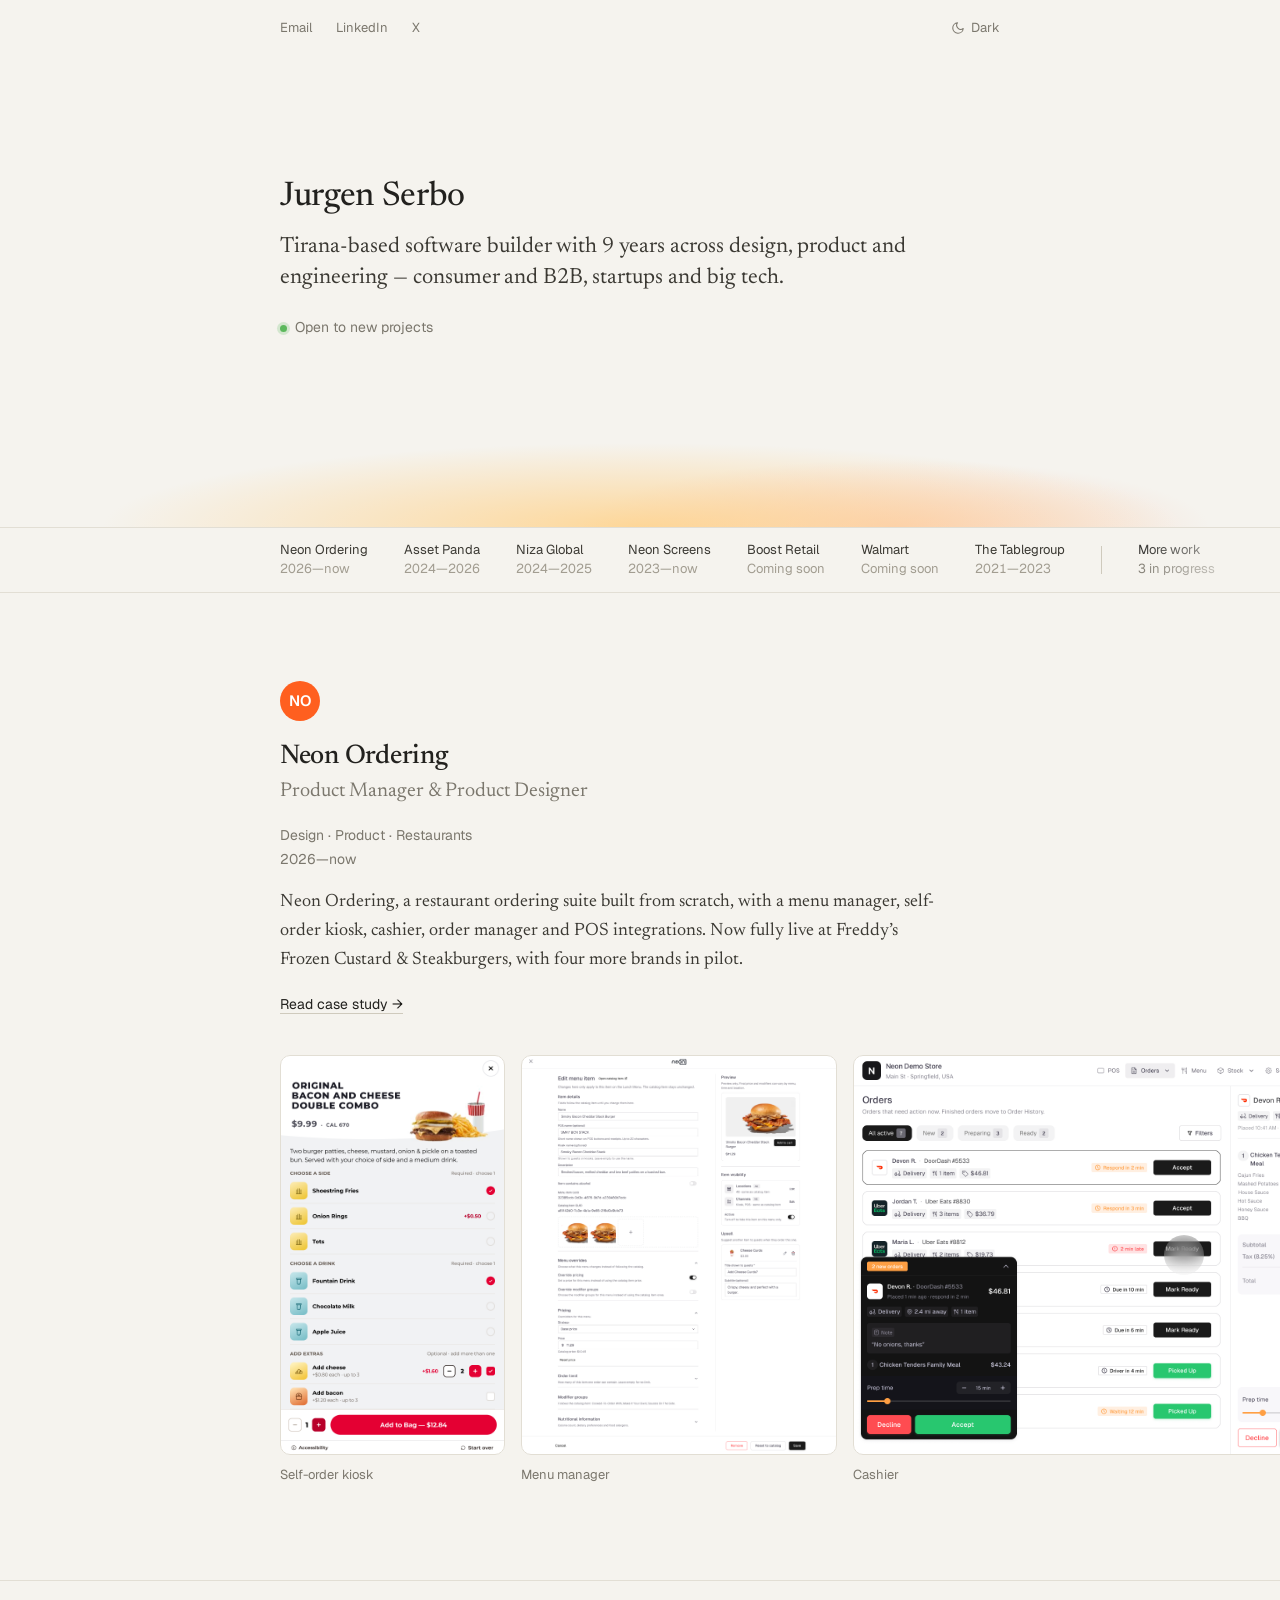
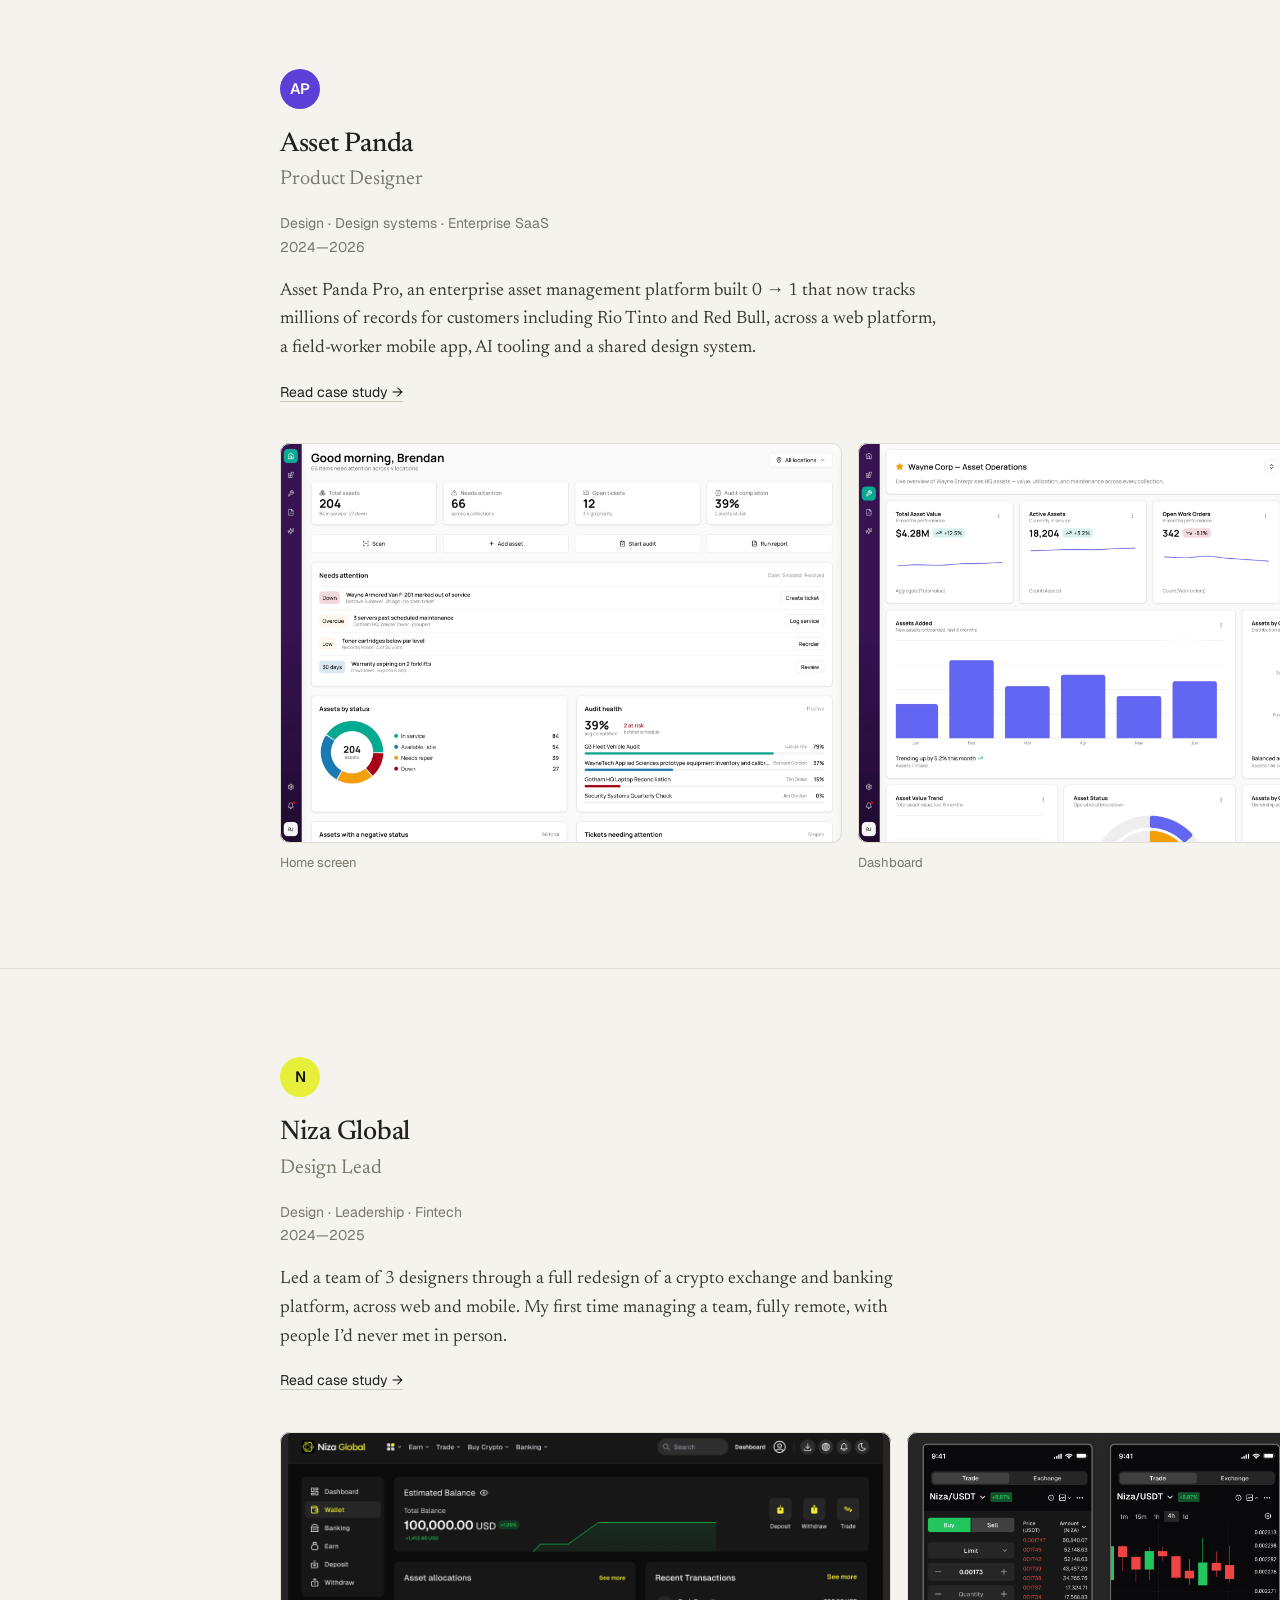
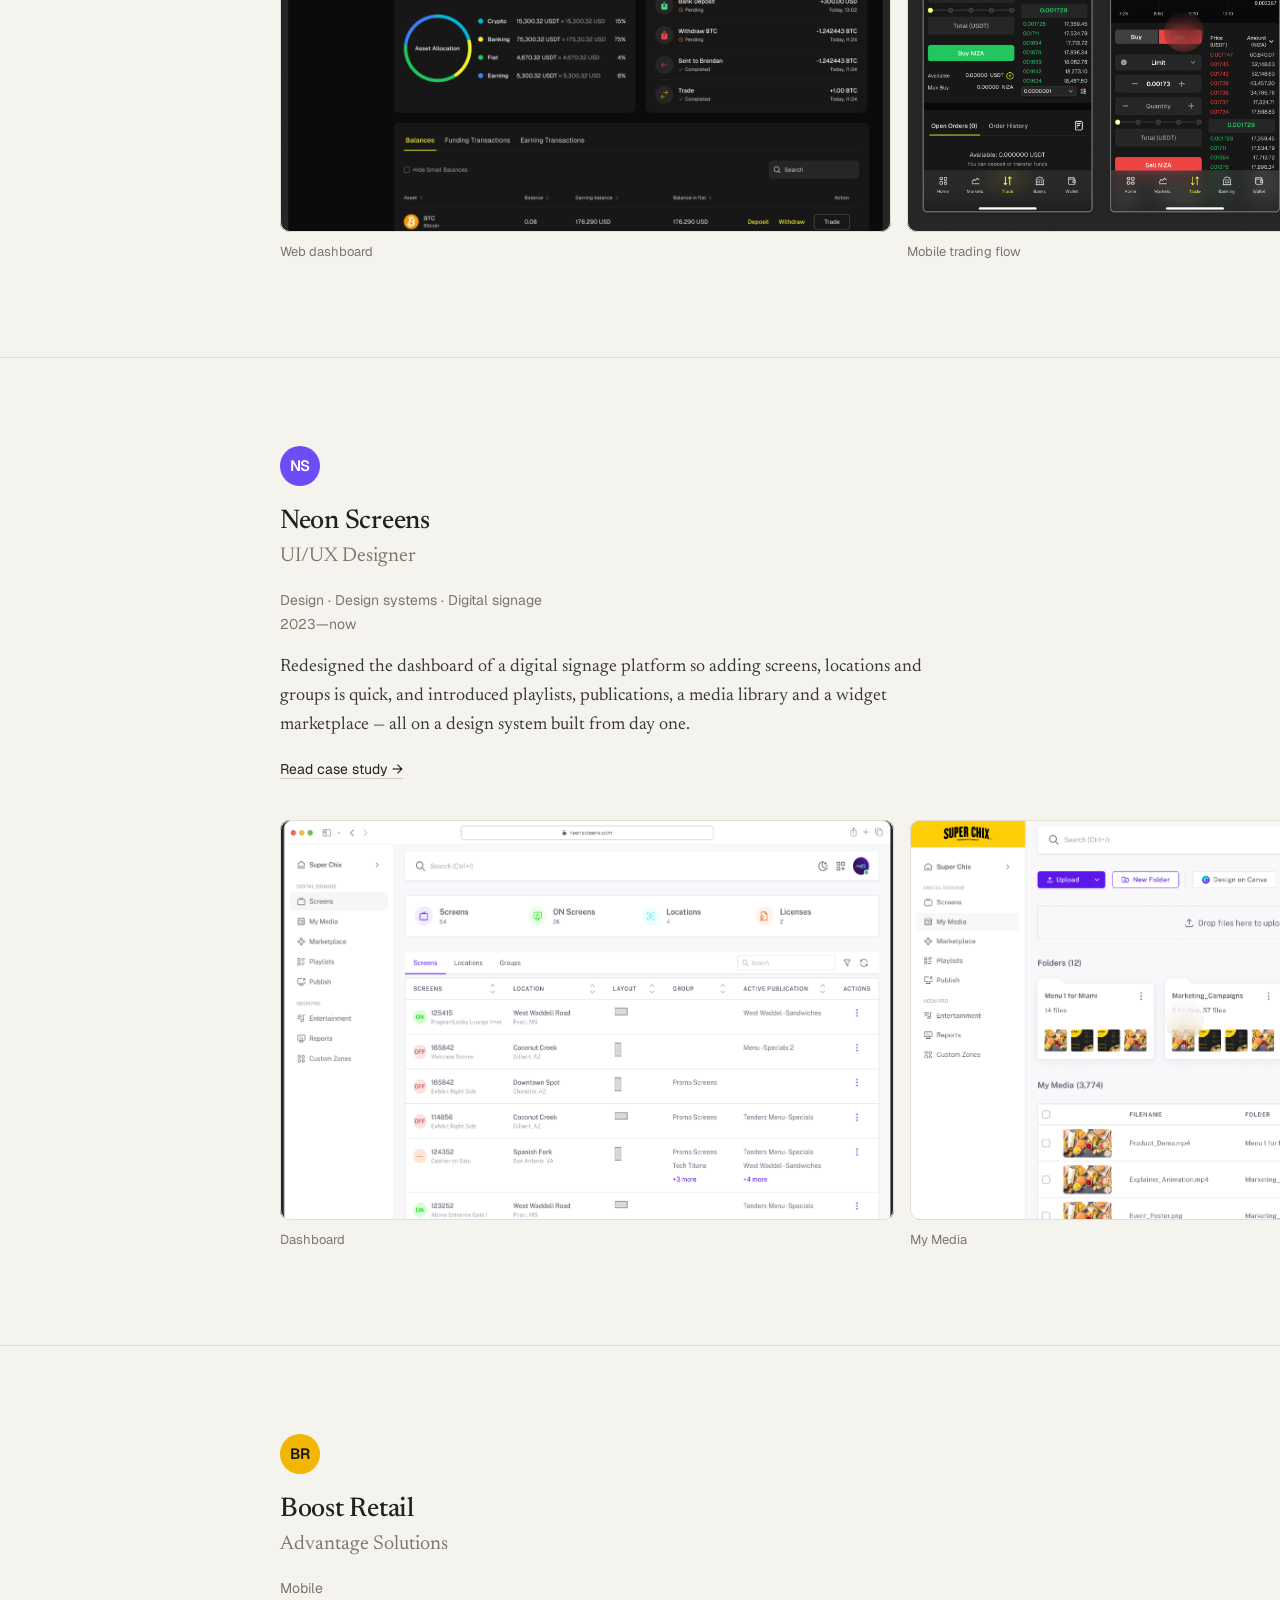
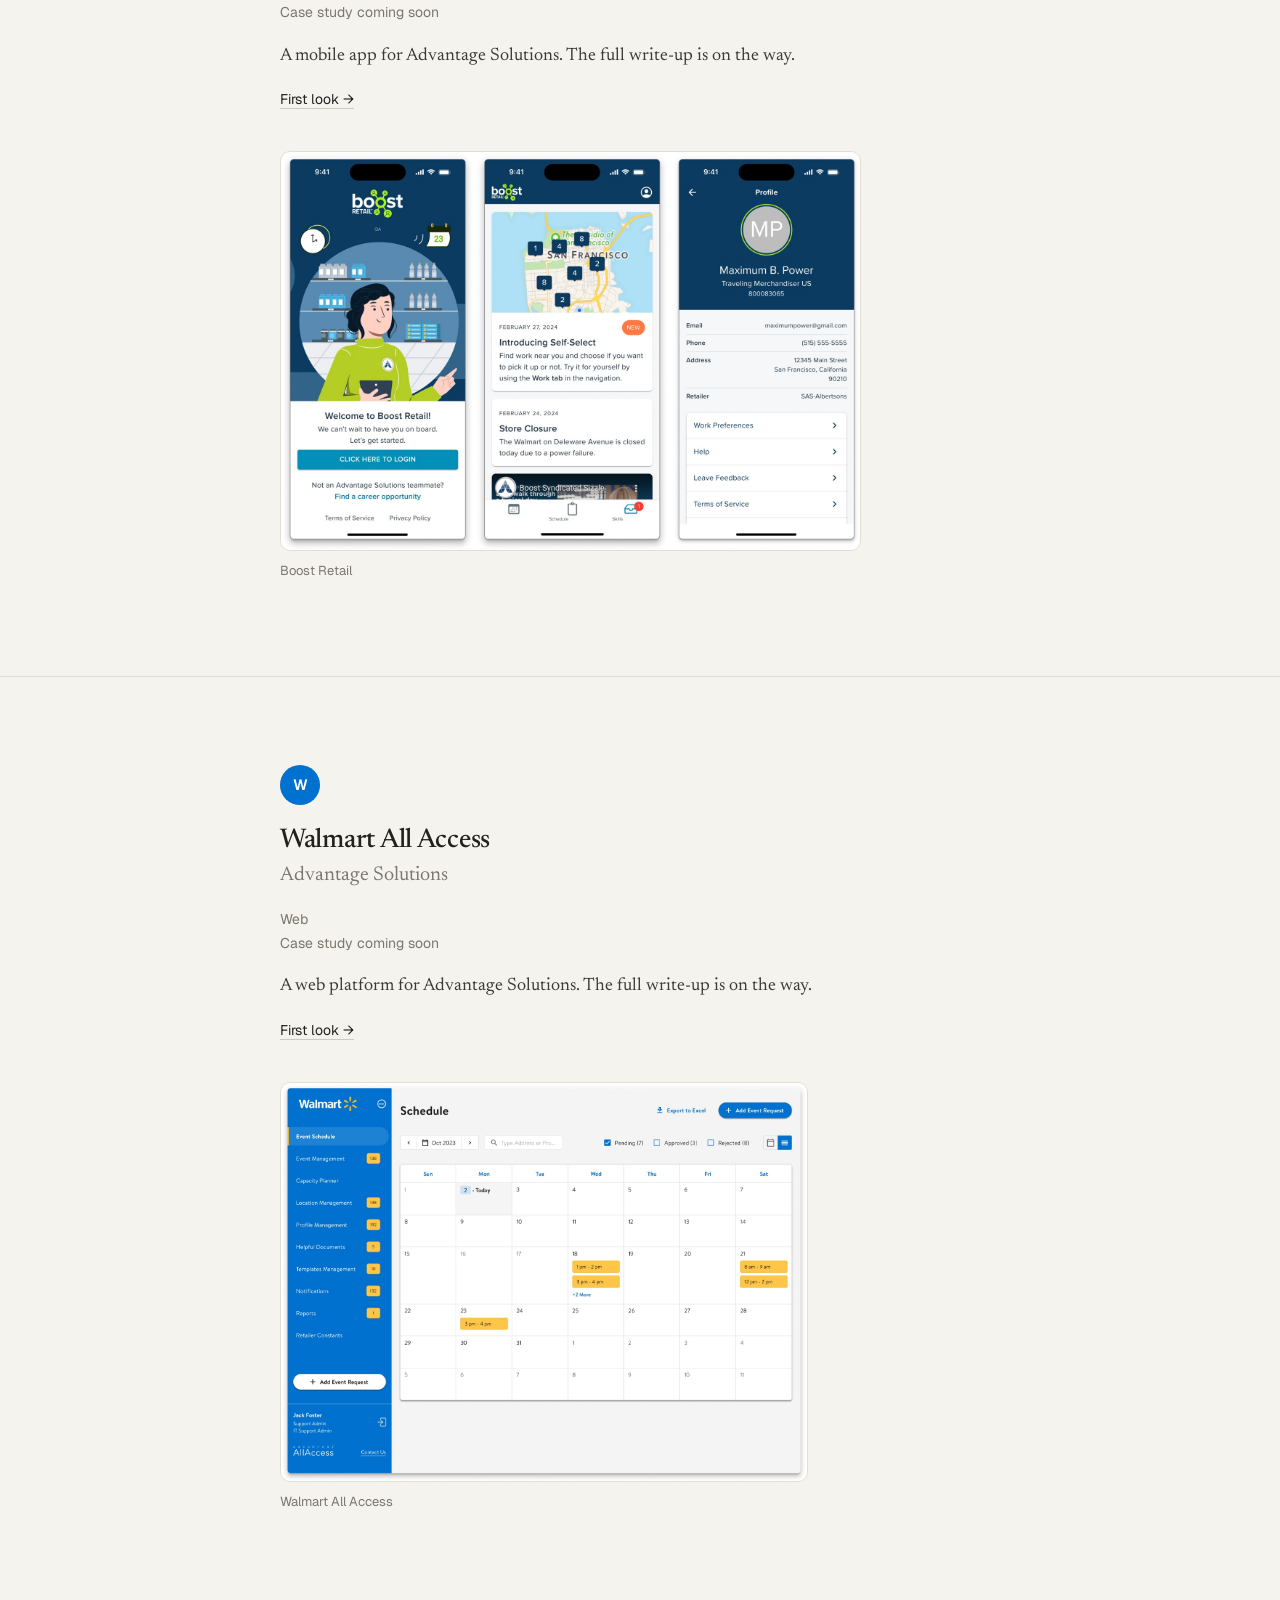
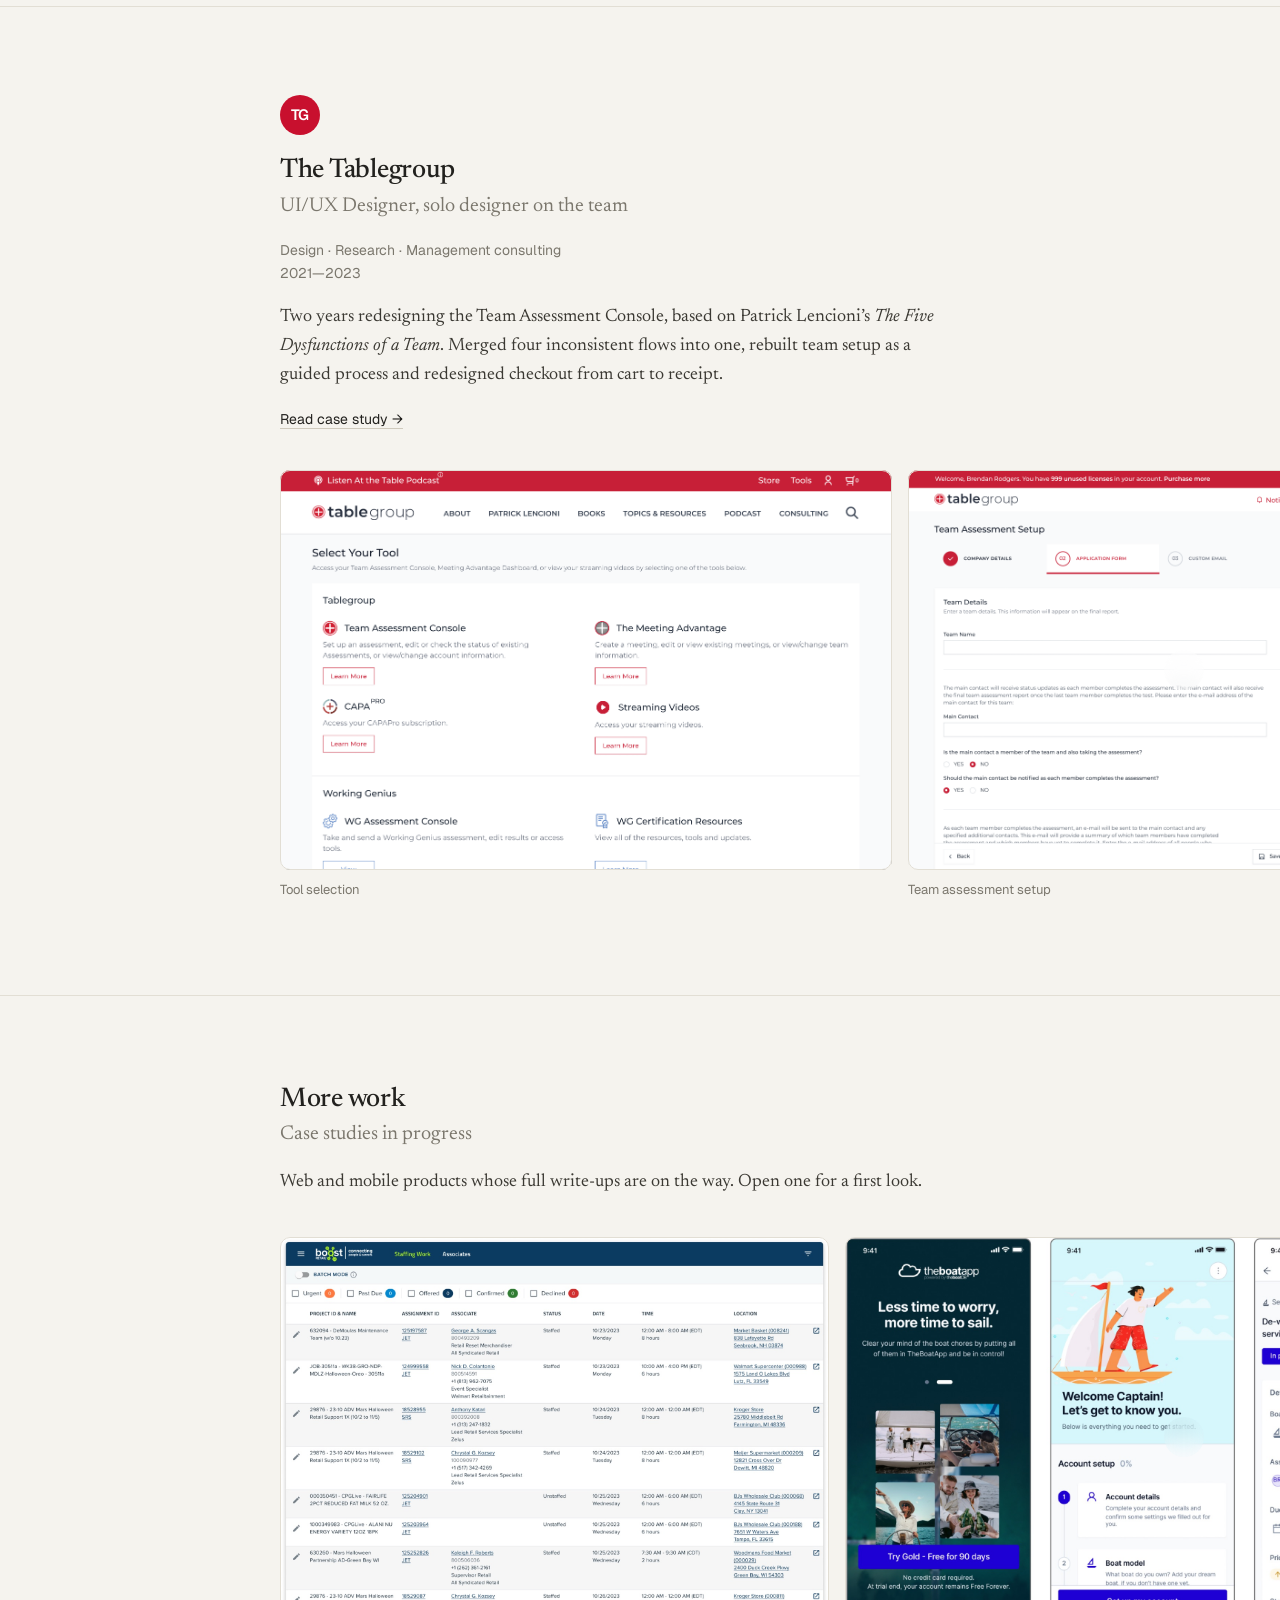
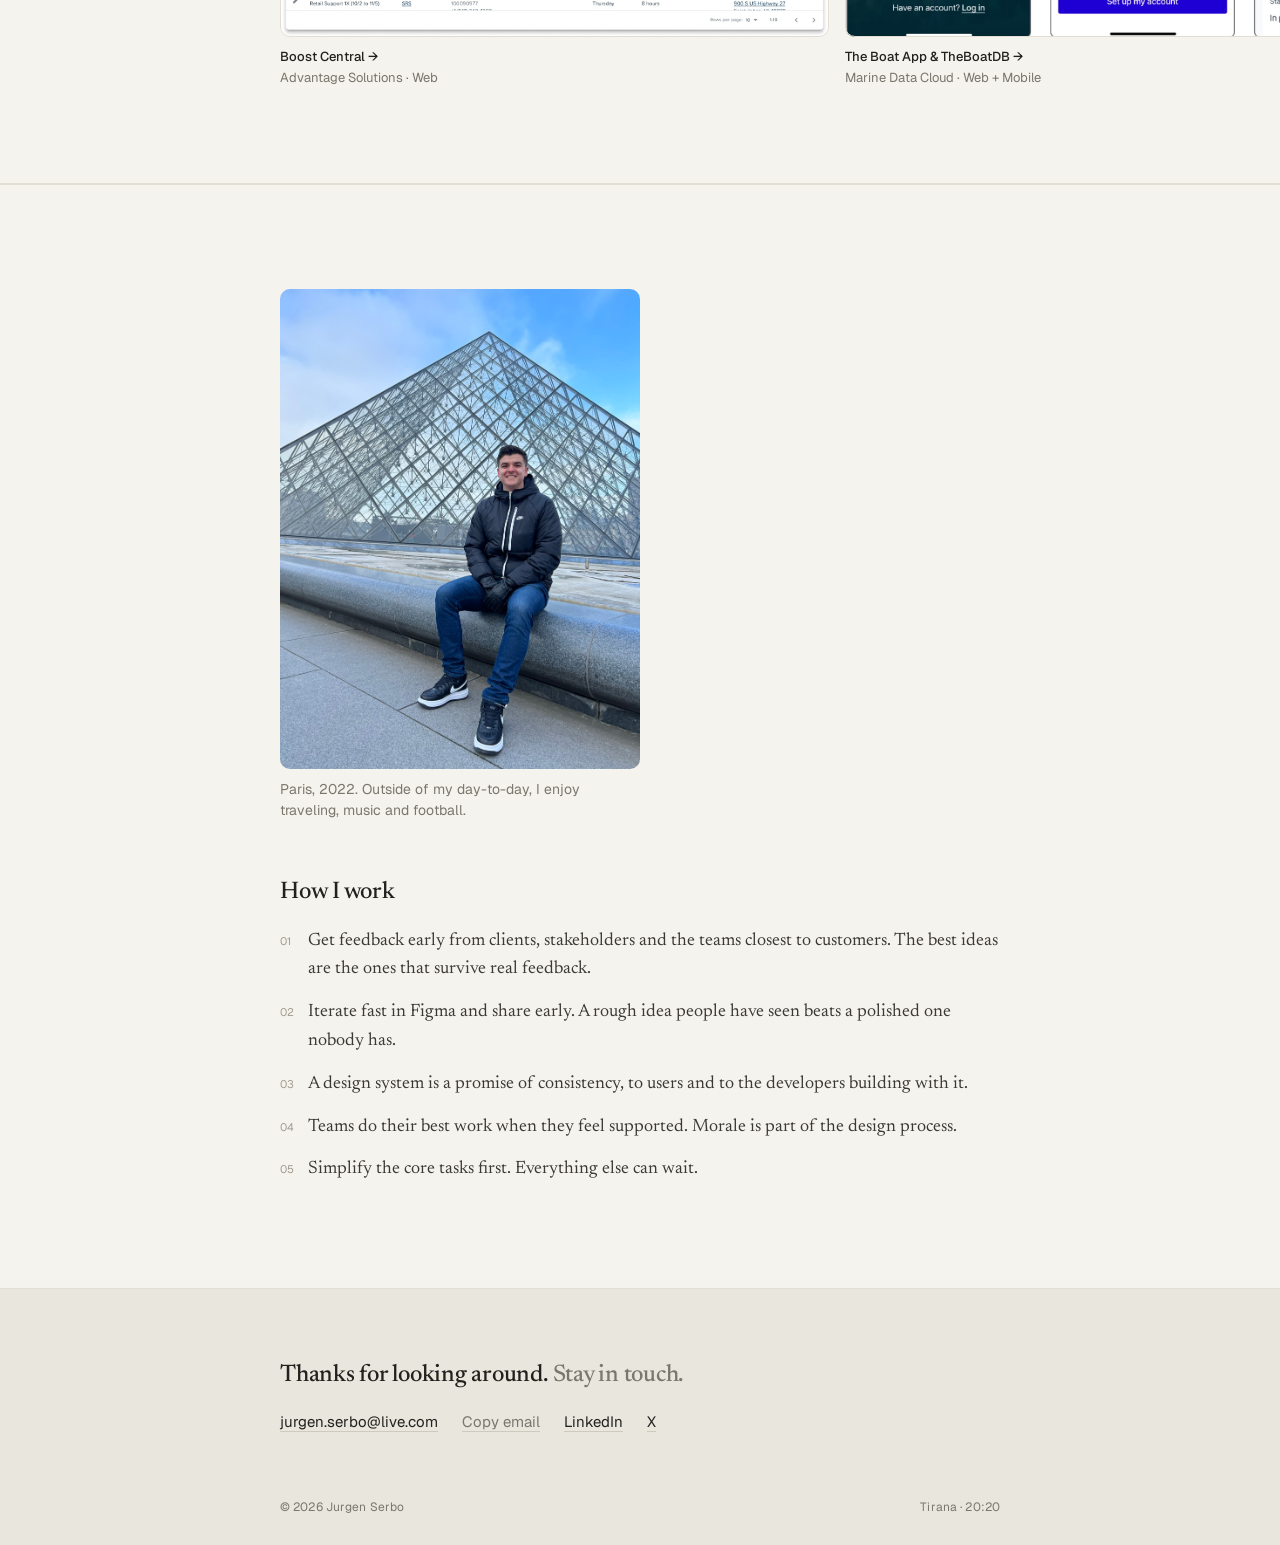
<file: index.html>
<!doctype html>
<html lang="en">
<head>
  <meta charset="utf-8">
  <meta name="viewport" content="width=device-width, initial-scale=1">
  <title>Jurgen Serbo</title>
  <meta name="description" content="Tirana-based software builder with 9 years across design, product and engineering — consumer and B2B, startups and big tech.">
  <meta name="theme-color" content="#f5f3ee">
  <script src="assets/js/theme.js"></script>
  <link rel="preconnect" href="https://fonts.googleapis.com">
  <link rel="preconnect" href="https://fonts.gstatic.com" crossorigin>
  <link href="https://fonts.googleapis.com/css2?family=Geist:wght@400;500;600&family=Newsreader:ital,opsz,wght@0,6..72,300..700;1,6..72,300..700&display=swap" rel="stylesheet">
  <link rel="stylesheet" href="assets/css/style.css">
  <link rel="icon" href="data:image/svg+xml,%3Csvg xmlns='http://www.w3.org/2000/svg' viewBox='0 0 32 32'%3E%3Ccircle cx='16' cy='16' r='16' fill='%2322211e'/%3E%3Ctext x='16' y='22' text-anchor='middle' font-family='Georgia' font-size='18' fill='%23f5f3ee'%3EJ%3C/text%3E%3C/svg%3E">
</head>
<body data-page="home">
  <a class="skip-link" href="#main">Skip to content</a>
  <header data-header></header>

  <main id="main">
    <section class="intro wrap">
      <h1>Jurgen Serbo</h1>
      <p class="intro__bio">Tirana-based software builder with 9 years across design, product and engineering — consumer and B2B, startups and big tech.</p>
      <p class="intro__status meta">Open to new projects</p>
    </section>

    <div class="glow" aria-hidden="true"></div>

    <nav class="timeline" aria-label="Projects">
      <div class="timeline__scroller">
          <a href="#neon-ordering"><span>Neon Ordering</span><span>2026—now</span></a>
          <a href="#asset-panda"><span>Asset Panda</span><span>2024—2026</span></a>
          <a href="#niza-global"><span>Niza Global</span><span>2024—2025</span></a>
          <a href="#neon-screens"><span>Neon Screens</span><span>2023—now</span></a>
          <a href="#boost-retail"><span>Boost Retail</span><span>Coming soon</span></a>
          <a href="#walmart-all-access"><span>Walmart</span><span>Coming soon</span></a>
          <a href="#the-tablegroup"><span>The Tablegroup</span><span>2021—2023</span></a>
          <span class="timeline__divider" aria-hidden="true"></span>
          <a href="#more-work"><span>More work</span><span>3 in progress</span></a>
      </div>
    </nav>

    <!-- Neon Ordering -->
    <section class="project" id="neon-ordering" aria-labelledby="no-title">
      <div class="wrap fade">
        <div class="logo" style="--logo-bg:#ff5f1f;--logo-fg:#fff" aria-hidden="true">NO</div>
        <h2 id="no-title">Neon Ordering</h2>
        <p class="project__role">Product Manager &amp; Product Designer</p>
        <div class="project__facts meta"><span>Design · Product · Restaurants</span><span>2026—now</span></div>
        <p class="project__desc">Neon Ordering, a restaurant ordering suite built from scratch, with a menu manager, self-order kiosk, cashier, order manager and POS integrations. Now fully live at Freddy’s Frozen Custard &amp; Steakburgers, with four more brands in pilot.</p>
        <div class="project__more"><a class="text-link" href="neon-ordering.html">Read case study →</a></div>
      </div>
      <div class="carousel" data-carousel>
        <div class="carousel__track">
          <figure class="carousel__item"><div class="carousel__frame" data-zoom><img src="assets/img/neon-ordering/v3/kiosk-item-customize.png" width="1080" height="1920" alt="Kiosk item drawer for a burger combo" loading="lazy"></div><figcaption>Self-order kiosk</figcaption></figure>
          <figure class="carousel__item"><div class="carousel__frame" data-zoom><img src="assets/img/neon-ordering/v3/menu-edit-item.png" width="1440" height="1825" alt="Edit menu item with overrides" loading="lazy"></div><figcaption>Menu manager</figcaption></figure>
          <figure class="carousel__item"><div class="carousel__frame" data-zoom><img src="assets/img/neon-ordering/v3/cashier-new-order-alert.png" width="1366" height="1024" alt="Cashier live orders with a new order alert" loading="lazy"></div><figcaption>Cashier</figcaption></figure>
          <figure class="carousel__item"><div class="carousel__frame" data-zoom><img src="assets/img/neon-ordering/v3/kiosk-nested-modifiers.png" width="1080" height="1920" alt="Kiosk stacked sheet for nested choices" loading="lazy"></div><figcaption>Nested modifiers</figcaption></figure>
        </div>
      </div>
    </section>

    <!-- Asset Panda -->
    <section class="project" id="asset-panda" aria-labelledby="ap-title">
      <div class="wrap fade">
        <div class="logo" style="--logo-bg:#5b3fd6;--logo-fg:#fff" aria-hidden="true">AP</div>
        <h2 id="ap-title">Asset Panda</h2>
        <p class="project__role">Product Designer</p>
        <div class="project__facts meta"><span>Design · Design systems · Enterprise SaaS</span><span>2024—2026</span></div>
        <p class="project__desc">Asset Panda Pro, an enterprise asset management platform built 0 → 1 that now tracks millions of records for customers including Rio Tinto and Red Bull, across a web platform, a field-worker mobile app, AI tooling and a shared design system.</p>
        <div class="project__more"><a class="text-link" href="asset-panda.html">Read case study →</a></div>
      </div>
      <div class="carousel" data-carousel>
        <div class="carousel__track">
          <figure class="carousel__item"><div class="carousel__frame" data-zoom><img src="assets/img/asset-panda/web-home.jpg" width="2000" height="1423" alt="Asset Panda home screen with KPI tiles and a needs-attention queue" loading="lazy"></div><figcaption>Home screen</figcaption></figure>
          <figure class="carousel__item"><div class="carousel__frame" data-zoom><img src="assets/img/asset-panda/web-dashboard.jpg" width="2000" height="1423" alt="Configurable widget dashboard" loading="lazy"></div><figcaption>Dashboard</figcaption></figure>
          <figure class="carousel__item"><div class="carousel__frame phone-frame" data-zoom><div class="phone-pair"><img src="assets/img/asset-panda/m-home.png" width="410" height="863" alt="Mobile home, light mode" loading="lazy"><img src="assets/img/asset-panda/m-home-dark.png" width="410" height="863" alt="Mobile home, dark mode" loading="lazy"></div></div><figcaption>Mobile home, light and dark</figcaption></figure>
          <figure class="carousel__item"><div class="carousel__frame" data-zoom><img src="assets/img/asset-panda/web-ai.jpg" width="2000" height="1423" alt="Ursa AI assistant panel" loading="lazy"></div><figcaption>Ursa AI assistant</figcaption></figure>
        </div>
      </div>
    </section>

    <!-- Niza Global -->
    <section class="project" id="niza-global" aria-labelledby="niza-title">
      <div class="wrap fade">
        <div class="logo" style="--logo-bg:#e6f03a;--logo-fg:#141412" aria-hidden="true">N</div>
        <h2 id="niza-title">Niza Global</h2>
        <p class="project__role">Design Lead</p>
        <div class="project__facts meta"><span>Design · Leadership · Fintech</span><span>2024—2025</span></div>
        <p class="project__desc">Led a team of 3 designers through a full redesign of a crypto exchange and banking platform, across web and mobile. My first time managing a team, fully remote, with people I’d never met in person.</p>
        <div class="project__more"><a class="text-link" href="niza-global.html">Read case study →</a></div>
      </div>
      <div class="carousel" data-carousel>
        <div class="carousel__track">
          <figure class="carousel__item"><div class="carousel__frame" data-zoom><img src="assets/img/niza-hero.png" width="1344" height="880" alt="Niza Global web dashboard with portfolio balance, asset allocation and recent transactions" loading="lazy"></div><figcaption>Web dashboard</figcaption></figure>
          <figure class="carousel__item"><div class="carousel__frame" data-zoom><img src="assets/img/niza-trade.png" width="1655" height="696" alt="Five mobile trading screens: order book, chart, open orders, market trades and coin info" loading="lazy"></div><figcaption>Mobile trading flow</figcaption></figure>
          <figure class="carousel__item"><div class="carousel__frame" data-zoom><img src="assets/img/niza-dash-after.png" width="578" height="1149" alt="Redesigned mobile home with total balance, quick actions and markets" loading="lazy"></div><figcaption>Mobile home</figcaption></figure>
          <figure class="carousel__item"><div class="carousel__frame" data-zoom><img src="assets/img/niza-wallet-after.png" width="578" height="1149" alt="Redesigned mobile wallet with balance chart and recent activities" loading="lazy"></div><figcaption>Wallet</figcaption></figure>
        </div>
      </div>
    </section>

    <!-- Neon Screens -->
    <section class="project" id="neon-screens" aria-labelledby="neon-title">
      <div class="wrap fade">
        <div class="logo" style="--logo-bg:#6c4cf5;--logo-fg:#fff" aria-hidden="true">NS</div>
        <h2 id="neon-title">Neon Screens</h2>
        <p class="project__role">UI/UX Designer</p>
        <div class="project__facts meta"><span>Design · Design systems · Digital signage</span><span>2023—now</span></div>
        <p class="project__desc">Redesigned the dashboard of a digital signage platform so adding screens, locations and groups is quick, and introduced playlists, publications, a media library and a widget marketplace — all on a design system built from day one.</p>
        <div class="project__more"><a class="text-link" href="neon-screens.html">Read case study →</a></div>
      </div>
      <div class="carousel" data-carousel>
        <div class="carousel__track">
          <figure class="carousel__item"><div class="carousel__frame" data-zoom><img src="assets/img/neon-hero.png" width="1345" height="876" alt="Neon Screens dashboard listing screens with status, location and playlist" loading="lazy"></div><figcaption>Dashboard</figcaption></figure>
          <figure class="carousel__item"><div class="carousel__frame" data-zoom><img src="assets/img/neon-market.png" width="1345" height="843" alt="My Media library with folders and a table of media files" loading="lazy"></div><figcaption>My Media</figcaption></figure>
          <figure class="carousel__item"><div class="carousel__frame" data-zoom><img src="assets/img/neon-media.png" width="1112" height="879" alt="Media details panel showing a video’s playlists and metadata" loading="lazy"></div><figcaption>Media details</figcaption></figure>
          <figure class="carousel__item"><div class="carousel__frame" data-zoom><img src="assets/img/neon-ds.png" width="1345" height="843" alt="New Publication screen with a two-zone layout" loading="lazy"></div><figcaption>New publication</figcaption></figure>
        </div>
      </div>
    </section>

    <!-- Boost Retail (case study coming soon) -->
    <section class="project" id="boost-retail" aria-labelledby="boost-retail-title">
      <div class="wrap fade">
        <div class="logo" style="--logo-bg:#f2b705;--logo-fg:#141412" aria-hidden="true">BR</div>
        <h2 id="boost-retail-title">Boost Retail</h2>
        <p class="project__role">Advantage Solutions</p>
        <div class="project__facts meta"><span>Mobile</span><span>Case study coming soon</span></div>
        <p class="project__desc">A mobile app for Advantage Solutions. The full write-up is on the way.</p>
        <div class="project__more"><a class="text-link" href="coming-soon.html?p=boost-retail">First look →</a></div>
      </div>
      <div class="carousel" data-carousel>
        <div class="carousel__track">
          <figure class="carousel__item"><div class="carousel__frame" data-zoom><img src="assets/img/card-boost-retail.jpg" width="1600" height="1102" alt="Boost Retail mobile app screens" loading="lazy"></div><figcaption>Boost Retail</figcaption></figure>
        </div>
      </div>
    </section>

    <!-- Walmart All Access (case study coming soon) -->
    <section class="project" id="walmart-all-access" aria-labelledby="walmart-all-access-title">
      <div class="wrap fade">
        <div class="logo" style="--logo-bg:#0071ce;--logo-fg:#fff" aria-hidden="true">W</div>
        <h2 id="walmart-all-access-title">Walmart All Access</h2>
        <p class="project__role">Advantage Solutions</p>
        <div class="project__facts meta"><span>Web</span><span>Case study coming soon</span></div>
        <p class="project__desc">A web platform for Advantage Solutions. The full write-up is on the way.</p>
        <div class="project__more"><a class="text-link" href="coming-soon.html?p=walmart-all-access">First look →</a></div>
      </div>
      <div class="carousel" data-carousel>
        <div class="carousel__track">
          <figure class="carousel__item"><div class="carousel__frame" data-zoom><img src="assets/img/card-walmart.jpg" width="1600" height="1211" alt="Walmart All Access scheduling calendar" loading="lazy"></div><figcaption>Walmart All Access</figcaption></figure>
        </div>
      </div>
    </section>

    <!-- The Tablegroup -->
    <section class="project" id="the-tablegroup" aria-labelledby="tg-title">
      <div class="wrap fade">
        <div class="logo" style="--logo-bg:#c8102e;--logo-fg:#fff" aria-hidden="true">TG</div>
        <h2 id="tg-title">The Tablegroup</h2>
        <p class="project__role">UI/UX Designer, solo designer on the team</p>
        <div class="project__facts meta"><span>Design · Research · Management consulting</span><span>2021—2023</span></div>
        <p class="project__desc">Two years redesigning the Team Assessment Console, based on Patrick Lencioni’s <em>The Five Dysfunctions of a Team</em>. Merged four inconsistent flows into one, rebuilt team setup as a guided process and redesigned checkout from cart to receipt.</p>
        <div class="project__more"><a class="text-link" href="the-tablegroup.html">Read case study →</a></div>
      </div>
      <div class="carousel" data-carousel>
        <div class="carousel__track">
          <figure class="carousel__item"><div class="carousel__frame" data-zoom><img src="assets/img/tg-hero.png" width="1345" height="879" alt="The Table Group ‘Select your tool’ page" loading="lazy"></div><figcaption>Tool selection</figcaption></figure>
          <figure class="carousel__item"><div class="carousel__frame" data-zoom><img src="assets/img/tg-setup.png" width="1104" height="880" alt="Team Assessment Setup, team details step" loading="lazy"></div><figcaption>Team assessment setup</figcaption></figure>
          <figure class="carousel__item"><div class="carousel__frame" data-zoom><img src="assets/img/tg-overview.png" width="1344" height="880" alt="Assessments overview dashboard" loading="lazy"></div><figcaption>Assessment overview</figcaption></figure>
          <figure class="carousel__item"><div class="carousel__frame" data-zoom><img src="assets/img/tg-checkout.png" width="1104" height="732" alt="Checkout page with billing, shipping method and order summary" loading="lazy"></div><figcaption>Checkout</figcaption></figure>
        </div>
      </div>
    </section>

    <!-- Projects whose case studies aren't written yet. Details live in coming-soon.html (PROJECTS). -->
    <section class="project more" id="more-work" aria-labelledby="more-title">
      <div class="wrap fade">
        <h2 id="more-title">More work</h2>
        <p class="project__role">Case studies in progress</p>
        <p class="project__desc">Web and mobile products whose full write-ups are on the way. Open one for a first look.</p>
      </div>
      <div class="carousel" data-carousel>
        <div class="carousel__track">
          <a class="carousel__item carousel__link" href="coming-soon.html?p=boost-central">
            <div class="carousel__frame"><img src="assets/img/card-boost-central.jpg" width="1600" height="1165" alt="Boost Central data table" loading="lazy"></div>
            <span class="carousel__caption"><span class="carousel__title">Boost Central →</span><span>Advantage Solutions · Web</span></span>
          </a>
          <a class="carousel__item carousel__link" href="coming-soon.html?p=the-boat-app">
            <div class="carousel__frame"><img src="assets/img/card-marine.jpg" width="1600" height="1080" alt="The Boat App onboarding screens" loading="lazy"></div>
            <span class="carousel__caption"><span class="carousel__title">The Boat App &amp; TheBoatDB →</span><span>Marine Data Cloud · Web + Mobile</span></span>
          </a>
          <a class="carousel__item carousel__link" href="coming-soon.html?p=akademi">
            <div class="carousel__frame"><img src="assets/img/card-akademi.jpg" width="1600" height="1106" alt="Akademi.al mobile app profile screens" loading="lazy"></div>
            <span class="carousel__caption"><span class="carousel__title">Akademi.al →</span><span>Mobile</span></span>
          </a>
        </div>
      </div>
    </section>

    <section class="about">
      <div class="wrap fade">
        <figure class="about__photo">
          <img src="assets/img/portrait.jpg" width="825" height="1100" alt="Jurgen sitting in front of the Louvre pyramid in Paris" loading="lazy">
          <figcaption class="meta">Paris, 2022. Outside of my day-to-day, I enjoy traveling, music and football.</figcaption>
        </figure>

        <h2>How I work</h2>
        <!-- Draft principles — replace with Jurgen's own words -->
        <ol class="principles">
          <li>Get feedback early from clients, stakeholders and the teams closest to customers. The best ideas are the ones that survive real feedback.</li>
          <li>Iterate fast in Figma and share early. A rough idea people have seen beats a polished one nobody has.</li>
          <li>A design system is a promise of consistency, to users and to the developers building with it.</li>
          <li>Teams do their best work when they feel supported. Morale is part of the design process.</li>
          <li>Simplify the core tasks first. Everything else can wait.</li>
        </ol>
      </div>
    </section>
  </main>

  <footer data-footer></footer>
  <script src="assets/js/main.js"></script>
</body>
</html>
</file>
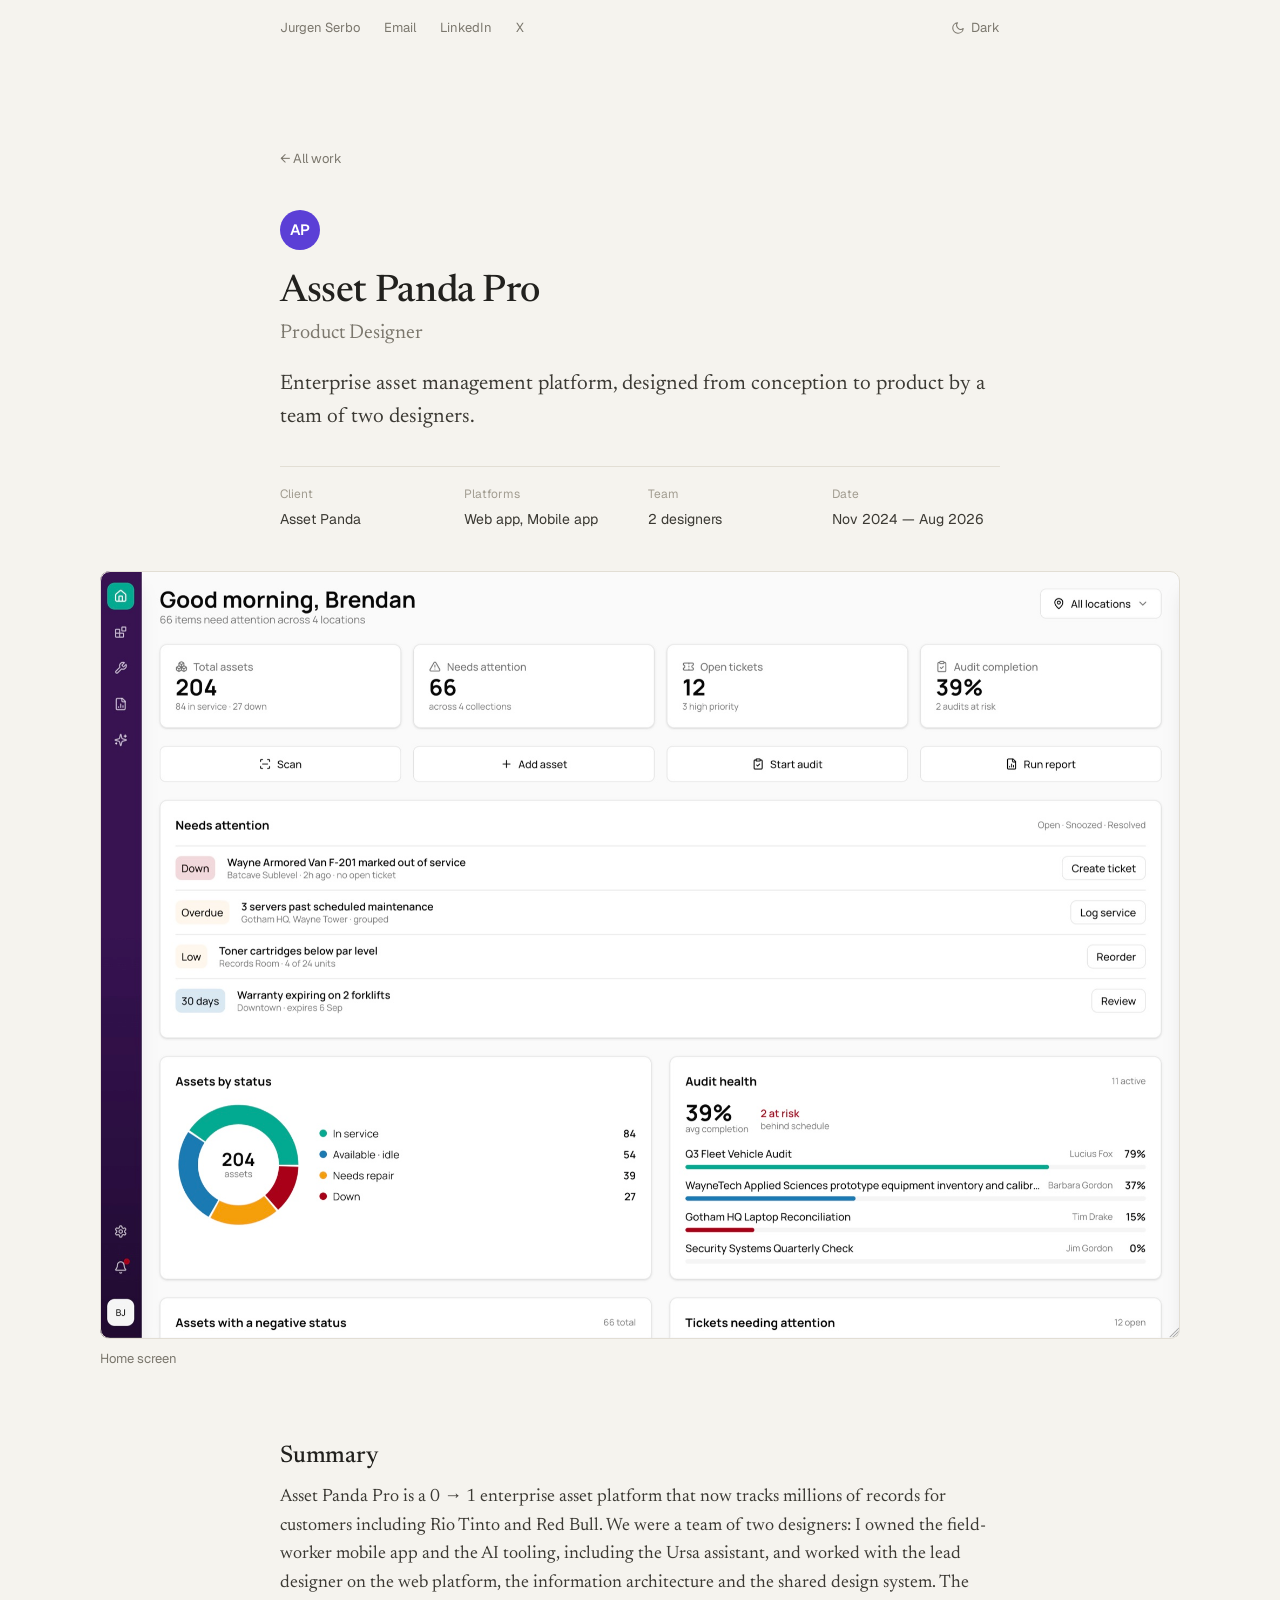
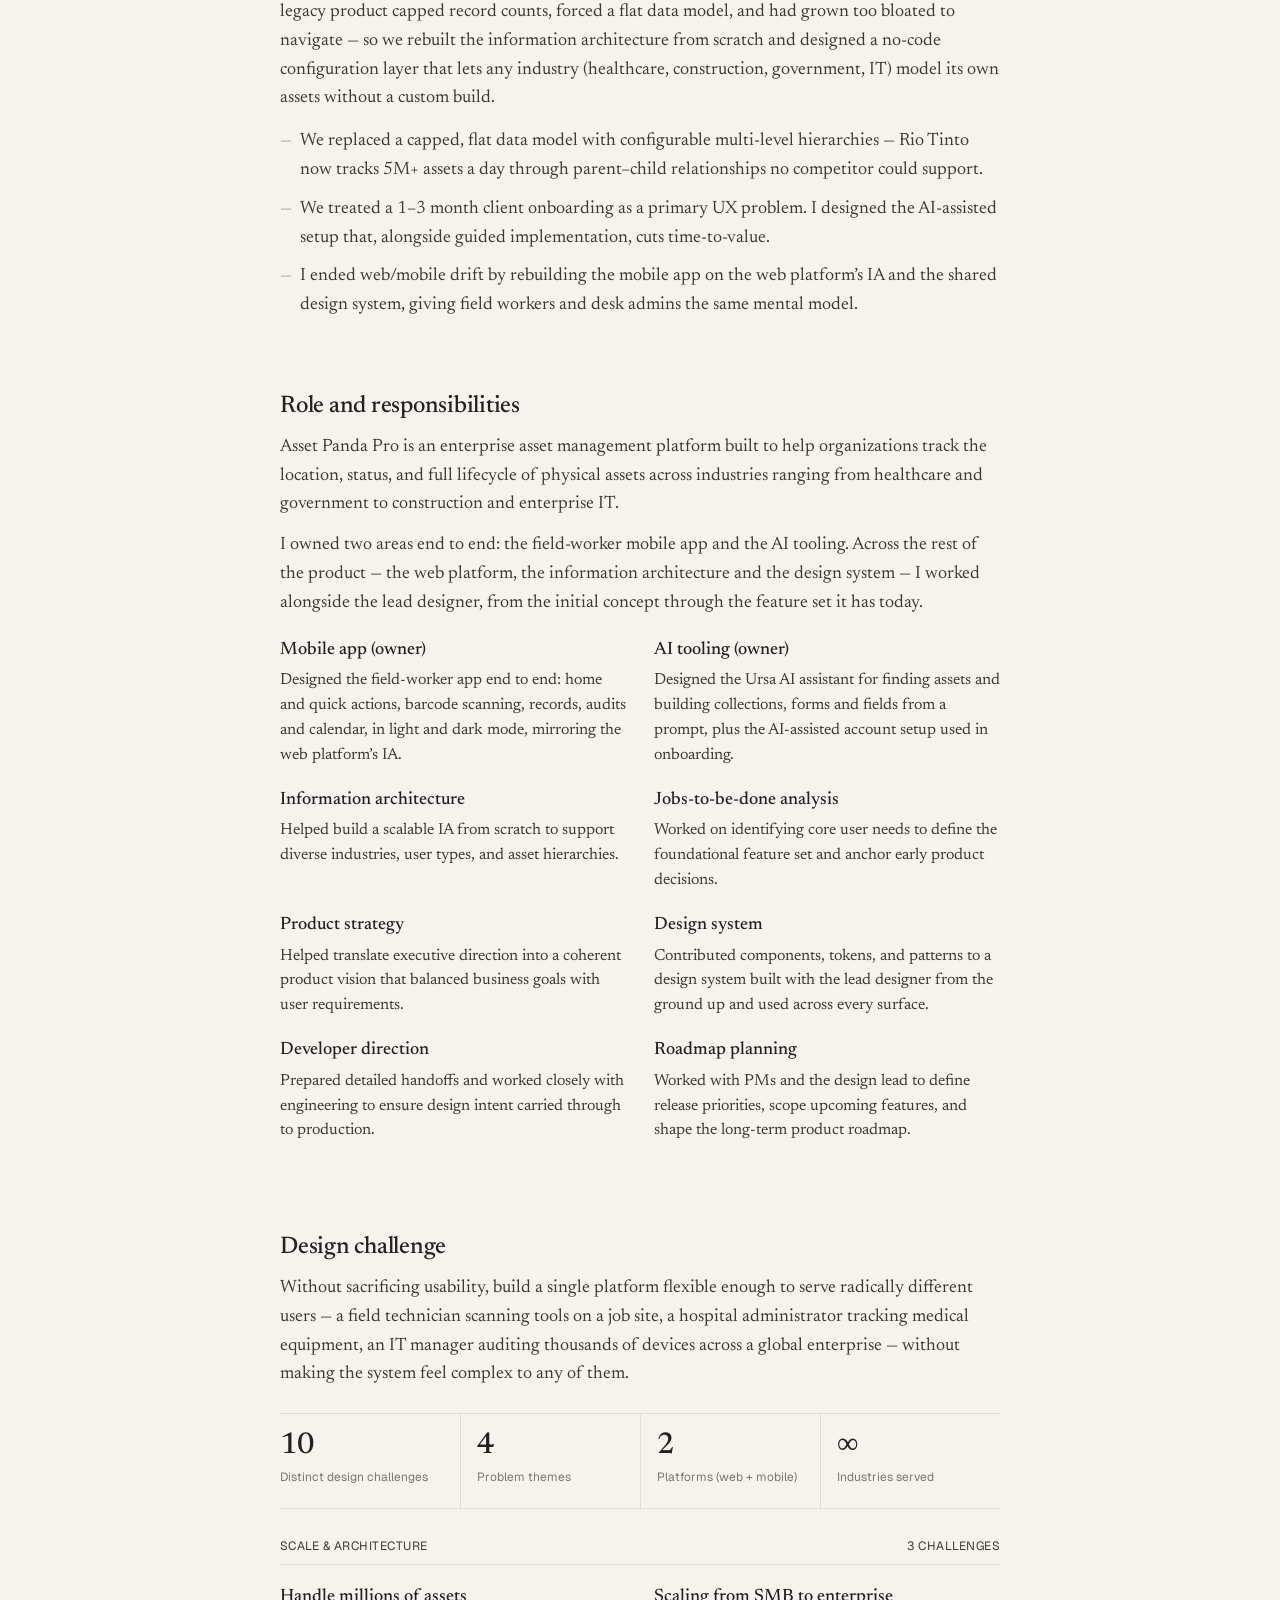
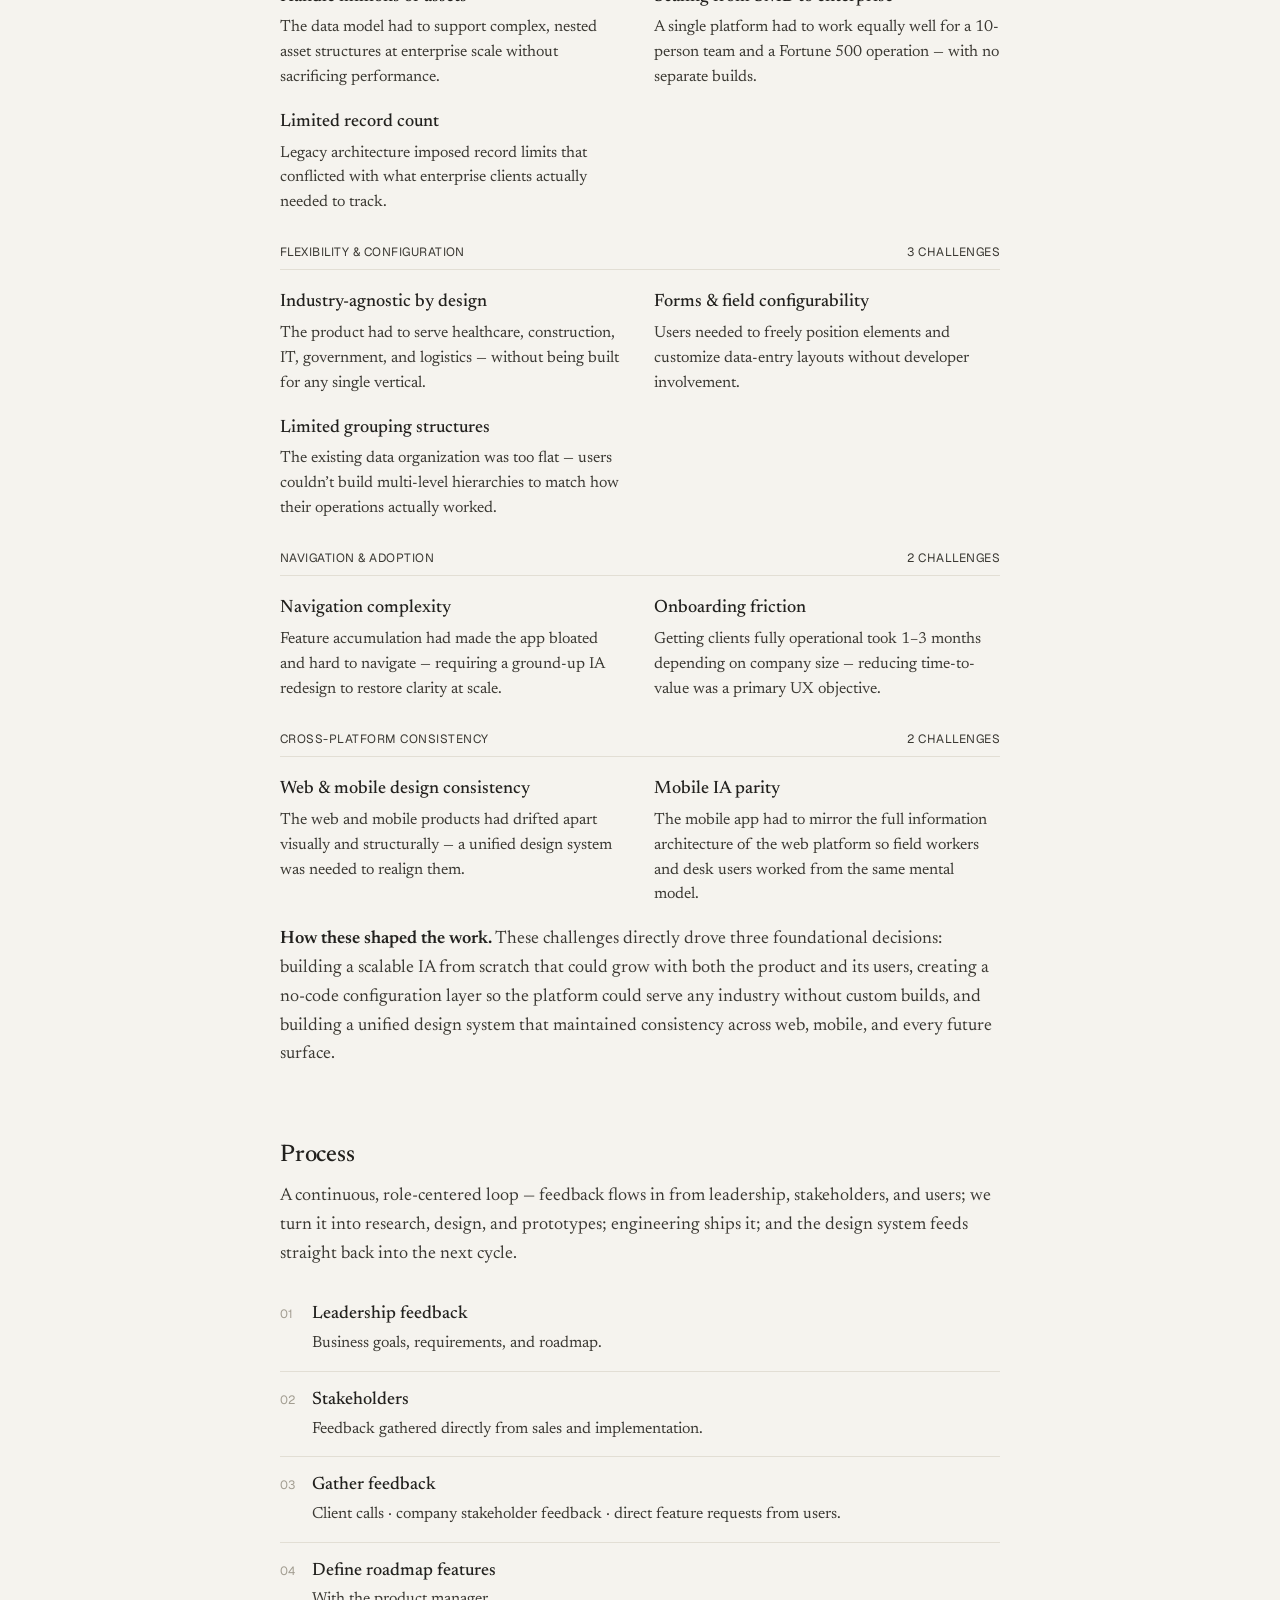
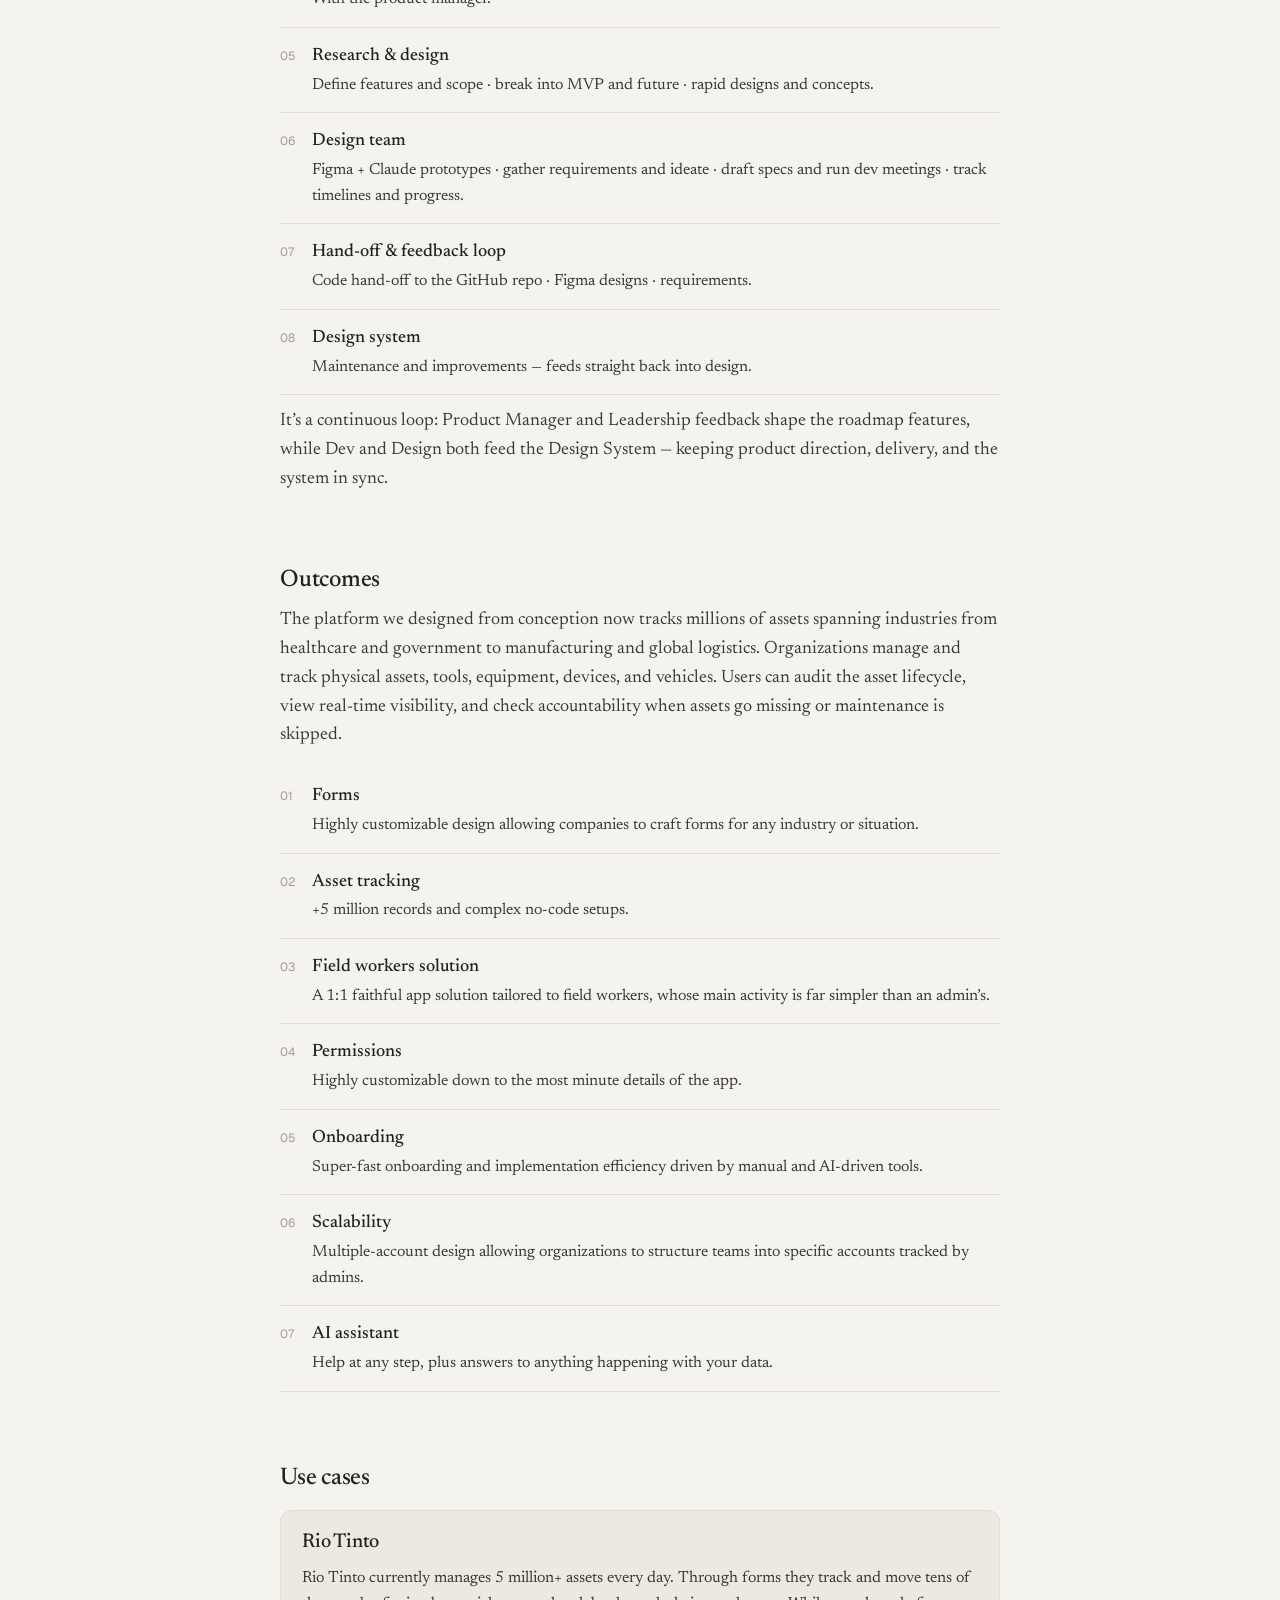
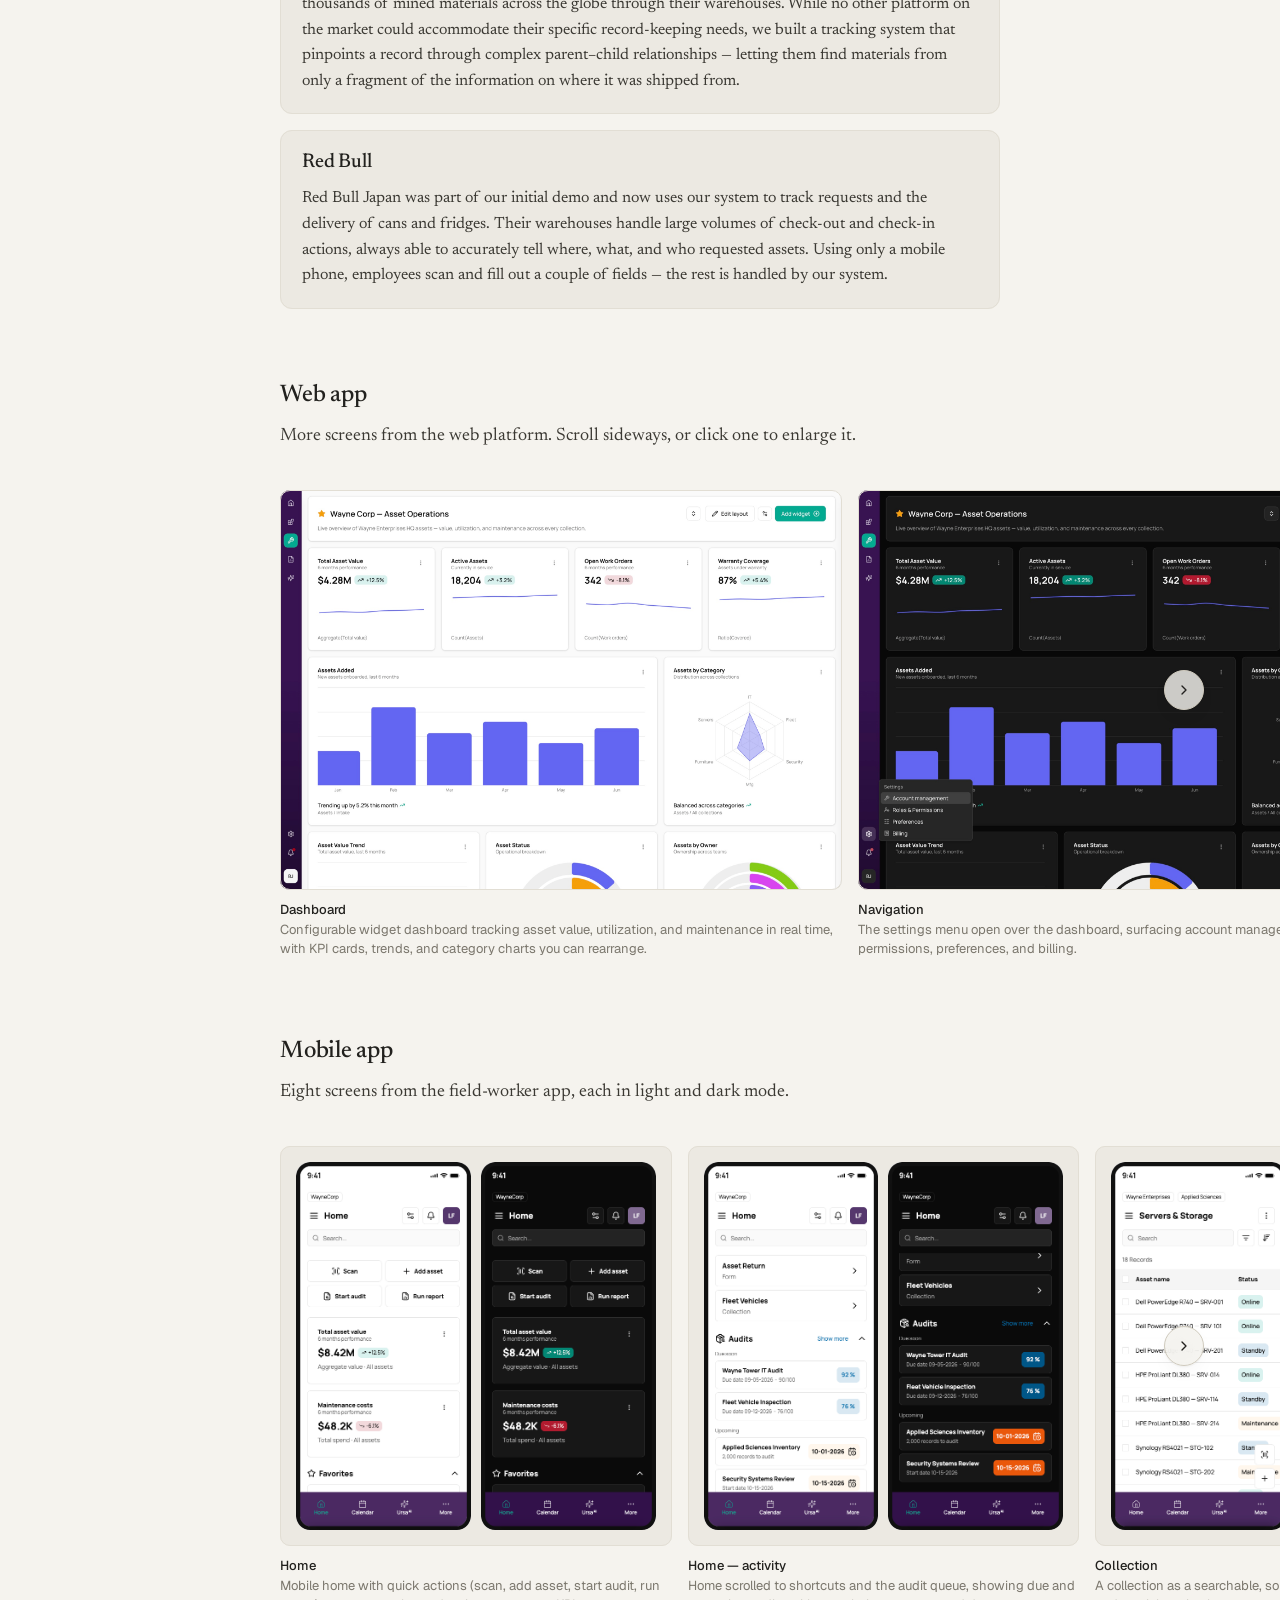
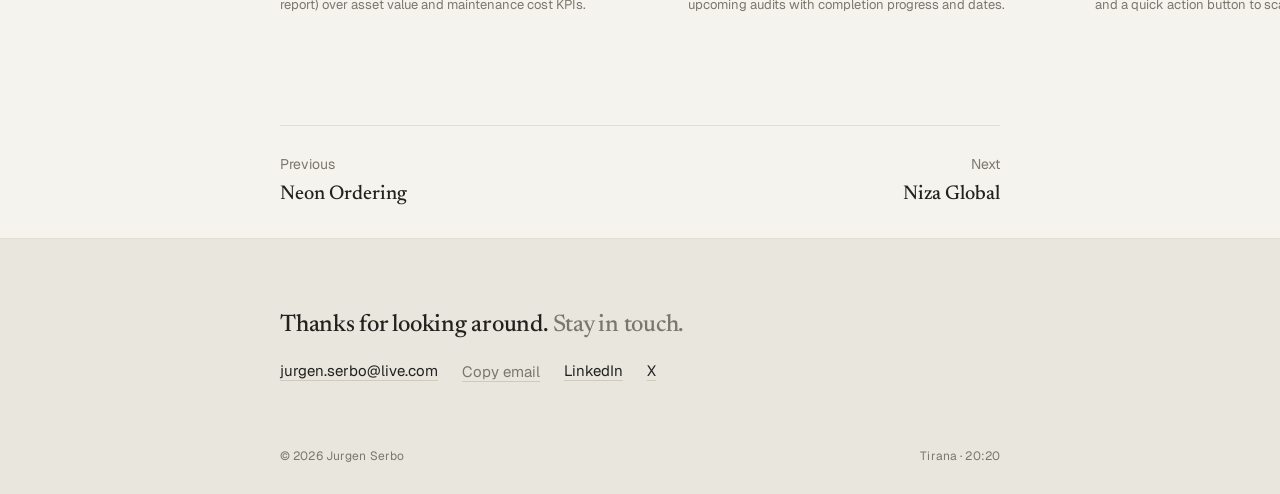
<file: asset-panda.html>
<!doctype html>
<html lang="en">
<head>
  <meta charset="utf-8">
  <meta name="viewport" content="width=device-width, initial-scale=1">
  <title>Asset Panda — Jurgen Serbo</title>
  <meta name="description" content="Case study: Asset Panda Pro, an enterprise asset management platform across web and mobile.">
  <meta name="theme-color" content="#f5f3ee">
  <script src="assets/js/theme.js"></script>
  <link rel="preconnect" href="https://fonts.googleapis.com">
  <link rel="preconnect" href="https://fonts.gstatic.com" crossorigin>
  <link href="https://fonts.googleapis.com/css2?family=Geist:wght@400;500;600&family=Newsreader:ital,opsz,wght@0,6..72,300..700;1,6..72,300..700&display=swap" rel="stylesheet">
  <link rel="stylesheet" href="assets/css/style.css">
  <link rel="icon" href="data:image/svg+xml,%3Csvg xmlns='http://www.w3.org/2000/svg' viewBox='0 0 32 32'%3E%3Ccircle cx='16' cy='16' r='16' fill='%2322211e'/%3E%3Ctext x='16' y='22' text-anchor='middle' font-family='Georgia' font-size='18' fill='%23f5f3ee'%3EJ%3C/text%3E%3C/svg%3E">
</head>
<body data-page="case">
  <a class="skip-link" href="#main">Skip to content</a>
  <header data-header></header>

  <main id="main">
    <article class="wrap">
      <header class="case-top">
        <a class="back-link" href="index.html#asset-panda">← All work</a>
        <div class="logo" style="--logo-bg:#5b3fd6;--logo-fg:#fff" aria-hidden="true">AP</div>
        <h1>Asset Panda Pro</h1>
        <p class="project__role">Product Designer</p>
        <p class="case-lede">Enterprise asset management platform, designed from conception to product by a team of two designers.</p>
        <dl class="meta-grid">
          <div><dt>Client</dt><dd>Asset Panda</dd></div>
          <div><dt>Platforms</dt><dd>Web app, Mobile app</dd></div>
          <div><dt>Team</dt><dd>2 designers</dd></div>
          <div><dt>Date</dt><dd>Nov 2024 — Aug 2026</dd></div>
        </dl>
      </header>

      <figure class="figure figure--wide">
        <div class="figure__frame" data-zoom><img src="assets/img/asset-panda/web-home.jpg" width="2000" height="1423" alt="Asset Panda home screen with a needs-attention queue, KPI tiles, quick actions and audit health" fetchpriority="high"></div>
        <figcaption>Home screen</figcaption>
      </figure>

      <section class="case-section fade">
        <h2>Summary</h2>
        <p>Asset Panda Pro is a 0 → 1 enterprise asset platform that now tracks millions of records for customers including Rio Tinto and Red Bull. We were a team of two designers: I owned the field-worker mobile app and the AI tooling, including the Ursa assistant, and worked with the lead designer on the web platform, the information architecture and the shared design system. The legacy product capped record counts, forced a flat data model, and had grown too bloated to navigate — so we rebuilt the information architecture from scratch and designed a no-code configuration layer that lets any industry (healthcare, construction, government, IT) model its own assets without a custom build.</p>
        <ul class="bullets">
          <li>We replaced a capped, flat data model with configurable multi-level hierarchies — Rio Tinto now tracks 5M+ assets a day through parent–child relationships no competitor could support.</li>
          <li>We treated a 1–3 month client onboarding as a primary UX problem. I designed the AI-assisted setup that, alongside guided implementation, cuts time-to-value.</li>
          <li>I ended web/mobile drift by rebuilding the mobile app on the web platform’s IA and the shared design system, giving field workers and desk admins the same mental model.</li>
        </ul>
      </section>

      <section class="case-section fade">
        <h2>Role and responsibilities</h2>
        <p>Asset Panda Pro is an enterprise asset management platform built to help organizations track the location, status, and full lifecycle of physical assets across industries ranging from healthcare and government to construction and enterprise IT.</p>
        <p>I owned two areas end to end: the field-worker mobile app and the AI tooling. Across the rest of the product — the web platform, the information architecture and the design system — I worked alongside the lead designer, from the initial concept through the feature set it has today.</p>
        <dl class="def-grid">
          <div><dt>Mobile app (owner)</dt><dd>Designed the field-worker app end to end: home and quick actions, barcode scanning, records, audits and calendar, in light and dark mode, mirroring the web platform’s IA.</dd></div>
          <div><dt>AI tooling (owner)</dt><dd>Designed the Ursa AI assistant for finding assets and building collections, forms and fields from a prompt, plus the AI-assisted account setup used in onboarding.</dd></div>
          <div><dt>Information architecture</dt><dd>Helped build a scalable IA from scratch to support diverse industries, user types, and asset hierarchies.</dd></div>
          <div><dt>Jobs-to-be-done analysis</dt><dd>Worked on identifying core user needs to define the foundational feature set and anchor early product decisions.</dd></div>
          <div><dt>Product strategy</dt><dd>Helped translate executive direction into a coherent product vision that balanced business goals with user requirements.</dd></div>
          <div><dt>Design system</dt><dd>Contributed components, tokens, and patterns to a design system built with the lead designer from the ground up and used across every surface.</dd></div>
          <div><dt>Developer direction</dt><dd>Prepared detailed handoffs and worked closely with engineering to ensure design intent carried through to production.</dd></div>
          <div><dt>Roadmap planning</dt><dd>Worked with PMs and the design lead to define release priorities, scope upcoming features, and shape the long-term product roadmap.</dd></div>
        </dl>
      </section>

      <section class="case-section fade">
        <h2>Design challenge</h2>
        <p>Without sacrificing usability, build a single platform flexible enough to serve radically different users — a field technician scanning tools on a job site, a hospital administrator tracking medical equipment, an IT manager auditing thousands of devices across a global enterprise — without making the system feel complex to any of them.</p>
        <div class="stats">
          <div><b>10</b><span>Distinct design challenges</span></div>
          <div><b>4</b><span>Problem themes</span></div>
          <div><b>2</b><span>Platforms (web + mobile)</span></div>
          <div><b>∞</b><span>Industries served</span></div>
        </div>

        <div class="theme-group">
          <p class="meta"><span>Scale &amp; architecture</span><span>3 challenges</span></p>
          <dl class="def-grid">
            <div><dt>Handle millions of assets</dt><dd>The data model had to support complex, nested asset structures at enterprise scale without sacrificing performance.</dd></div>
            <div><dt>Scaling from SMB to enterprise</dt><dd>A single platform had to work equally well for a 10-person team and a Fortune 500 operation — with no separate builds.</dd></div>
            <div><dt>Limited record count</dt><dd>Legacy architecture imposed record limits that conflicted with what enterprise clients actually needed to track.</dd></div>
          </dl>
        </div>
        <div class="theme-group">
          <p class="meta"><span>Flexibility &amp; configuration</span><span>3 challenges</span></p>
          <dl class="def-grid">
            <div><dt>Industry-agnostic by design</dt><dd>The product had to serve healthcare, construction, IT, government, and logistics — without being built for any single vertical.</dd></div>
            <div><dt>Forms &amp; field configurability</dt><dd>Users needed to freely position elements and customize data-entry layouts without developer involvement.</dd></div>
            <div><dt>Limited grouping structures</dt><dd>The existing data organization was too flat — users couldn’t build multi-level hierarchies to match how their operations actually worked.</dd></div>
          </dl>
        </div>
        <div class="theme-group">
          <p class="meta"><span>Navigation &amp; adoption</span><span>2 challenges</span></p>
          <dl class="def-grid">
            <div><dt>Navigation complexity</dt><dd>Feature accumulation had made the app bloated and hard to navigate — requiring a ground-up IA redesign to restore clarity at scale.</dd></div>
            <div><dt>Onboarding friction</dt><dd>Getting clients fully operational took 1–3 months depending on company size — reducing time-to-value was a primary UX objective.</dd></div>
          </dl>
        </div>
        <div class="theme-group">
          <p class="meta"><span>Cross-platform consistency</span><span>2 challenges</span></p>
          <dl class="def-grid">
            <div><dt>Web &amp; mobile design consistency</dt><dd>The web and mobile products had drifted apart visually and structurally — a unified design system was needed to realign them.</dd></div>
            <div><dt>Mobile IA parity</dt><dd>The mobile app had to mirror the full information architecture of the web platform so field workers and desk users worked from the same mental model.</dd></div>
          </dl>
        </div>

        <p><strong>How these shaped the work.</strong> These challenges directly drove three foundational decisions: building a scalable IA from scratch that could grow with both the product and its users, creating a no-code configuration layer so the platform could serve any industry without custom builds, and building a unified design system that maintained consistency across web, mobile, and every future surface.</p>
      </section>

      <section class="case-section fade">
        <h2>Process</h2>
        <p>A continuous, role-centered loop — feedback flows in from leadership, stakeholders, and users; we turn it into research, design, and prototypes; engineering ships it; and the design system feeds straight back into the next cycle.</p>
        <ol class="steps">
          <li><div><b>Leadership feedback</b><p>Business goals, requirements, and roadmap.</p></div></li>
          <li><div><b>Stakeholders</b><p>Feedback gathered directly from sales and implementation.</p></div></li>
          <li><div><b>Gather feedback</b><p>Client calls · company stakeholder feedback · direct feature requests from users.</p></div></li>
          <li><div><b>Define roadmap features</b><p>With the product manager.</p></div></li>
          <li><div><b>Research &amp; design</b><p>Define features and scope · break into MVP and future · rapid designs and concepts.</p></div></li>
          <li><div><b>Design team</b><p>Figma + Claude prototypes · gather requirements and ideate · draft specs and run dev meetings · track timelines and progress.</p></div></li>
          <li><div><b>Hand-off &amp; feedback loop</b><p>Code hand-off to the GitHub repo · Figma designs · requirements.</p></div></li>
          <li><div><b>Design system</b><p>Maintenance and improvements — feeds straight back into design.</p></div></li>
        </ol>
        <p>It’s a continuous loop: Product Manager and Leadership feedback shape the roadmap features, while Dev and Design both feed the Design System — keeping product direction, delivery, and the system in sync.</p>
      </section>

      <section class="case-section fade">
        <h2>Outcomes</h2>
        <p>The platform we designed from conception now tracks millions of assets spanning industries from healthcare and government to manufacturing and global logistics. Organizations manage and track physical assets, tools, equipment, devices, and vehicles. Users can audit the asset lifecycle, view real-time visibility, and check accountability when assets go missing or maintenance is skipped.</p>
        <ol class="steps">
          <li><div><b>Forms</b><p>Highly customizable design allowing companies to craft forms for any industry or situation.</p></div></li>
          <li><div><b>Asset tracking</b><p>+5 million records and complex no-code setups.</p></div></li>
          <li><div><b>Field workers solution</b><p>A 1:1 faithful app solution tailored to field workers, whose main activity is far simpler than an admin’s.</p></div></li>
          <li><div><b>Permissions</b><p>Highly customizable down to the most minute details of the app.</p></div></li>
          <li><div><b>Onboarding</b><p>Super-fast onboarding and implementation efficiency driven by manual and AI-driven tools.</p></div></li>
          <li><div><b>Scalability</b><p>Multiple-account design allowing organizations to structure teams into specific accounts tracked by admins.</p></div></li>
          <li><div><b>AI assistant</b><p>Help at any step, plus answers to anything happening with your data.</p></div></li>
        </ol>
      </section>

      <section class="case-section fade">
        <h2>Use cases</h2>
        <div class="cases">
          <article>
            <h3>Rio Tinto</h3>
            <p>Rio Tinto currently manages 5 million+ assets every day. Through forms they track and move tens of thousands of mined materials across the globe through their warehouses. While no other platform on the market could accommodate their specific record-keeping needs, we built a tracking system that pinpoints a record through complex parent–child relationships — letting them find materials from only a fragment of the information on where it was shipped from.</p>
          </article>
          <article>
            <h3>Red Bull</h3>
            <p>Red Bull Japan was part of our initial demo and now uses our system to track requests and the delivery of cans and fridges. Their warehouses handle large volumes of check-out and check-in actions, always able to accurately tell where, what, and who requested assets. Using only a mobile phone, employees scan and fill out a couple of fields — the rest is handled by our system.</p>
          </article>
        </div>
      </section>

      <section class="case-section fade">
        <h2>Web app</h2>
        <p>More screens from the web platform. Scroll sideways, or click one to enlarge it.</p>
      </section>
    </article>

    <div class="carousel carousel--captions fade" data-carousel>
      <div class="carousel__track">
        <figure class="carousel__item"><div class="carousel__frame" data-zoom><img src="assets/img/asset-panda/web-dashboard.jpg" width="2000" height="1423" alt="Configurable widget dashboard" loading="lazy"></div><figcaption><b>Dashboard</b>Configurable widget dashboard tracking asset value, utilization, and maintenance in real time, with KPI cards, trends, and category charts you can rearrange.</figcaption></figure>
        <figure class="carousel__item"><div class="carousel__frame" data-zoom><img src="assets/img/asset-panda/web-navigation.jpg" width="2000" height="1423" alt="Settings menu open over the dashboard" loading="lazy"></div><figcaption><b>Navigation</b>The settings menu open over the dashboard, surfacing account management, roles &amp; permissions, preferences, and billing.</figcaption></figure>
        <figure class="carousel__item"><div class="carousel__frame" data-zoom><img src="assets/img/asset-panda/web-collection.jpg" width="2000" height="1423" alt="Collection list view with a data table and sidebar" loading="lazy"></div><figcaption><b>Collection</b>Collection list view with a customizable data table alongside a sidebar of collections, saved views, and forms.</figcaption></figure>
        <figure class="carousel__item"><div class="carousel__frame" data-zoom><img src="assets/img/asset-panda/web-records.jpg" width="2000" height="1423" alt="Full record detail with a depreciation panel" loading="lazy"></div><figcaption><b>Records</b>Full record detail with tabbed sections, editable fields, and a live depreciation panel showing book value and accumulated depreciation.</figcaption></figure>
        <figure class="carousel__item"><div class="carousel__frame" data-zoom><img src="assets/img/asset-panda/web-recordview.jpg" width="2000" height="1423" alt="Record quick view sliding over the list" loading="lazy"></div><figcaption><b>Record view</b>A quick view that slides in for reading and editing a record without leaving the list.</figcaption></figure>
        <figure class="carousel__item"><div class="carousel__frame" data-zoom><img src="assets/img/asset-panda/web-reports.jpg" width="2000" height="1423" alt="Reports library organized into folders" loading="lazy"></div><figcaption><b>Reports</b>Reports library to build, run, and schedule charts, tables, and KPIs across asset data, organized into folders.</figcaption></figure>
        <figure class="carousel__item"><div class="carousel__frame" data-zoom><img src="assets/img/asset-panda/web-accounts.jpg" width="2000" height="1423" alt="Multi-account management with account builders" loading="lazy"></div><figcaption><b>Account management</b>Multi account setup with metrics per module and account builders: CSV import, industry templates, or AI generation.</figcaption></figure>
        <figure class="carousel__item"><div class="carousel__frame" data-zoom><img src="assets/img/asset-panda/web-ai.jpg" width="2000" height="1423" alt="Ursa AI assistant panel" loading="lazy"></div><figcaption><b>AI</b>Ursa AI assistant panel for finding assets and building collections, forms, and fields straight from a prompt.</figcaption></figure>
        <figure class="carousel__item"><div class="carousel__frame" data-zoom><img src="assets/img/asset-panda/web-dark.jpg" width="2000" height="1423" alt="Widget dashboard in dark mode" loading="lazy"></div><figcaption><b>Dark mode</b>The widget dashboard in dark mode, one of the themes carried across the platform by the design system.</figcaption></figure>
      </div>
    </div>

    <div class="wrap">
      <section class="case-section fade">
        <h2>Mobile app</h2>
        <p>Eight screens from the field-worker app, each in light and dark mode.</p>
      </section>
    </div>

    <div class="carousel carousel--captions fade" data-carousel>
      <div class="carousel__track">
        <figure class="carousel__item"><div class="carousel__frame phone-frame" data-zoom><div class="phone-pair"><img src="assets/img/asset-panda/m-home.png" width="410" height="863" alt="Mobile home, light mode" loading="lazy"><img src="assets/img/asset-panda/m-home-dark.png" width="410" height="863" alt="Mobile home, dark mode" loading="lazy"></div></div><figcaption><b>Home</b>Mobile home with quick actions (scan, add asset, start audit, run report) over asset value and maintenance cost KPIs.</figcaption></figure>
        <figure class="carousel__item"><div class="carousel__frame phone-frame" data-zoom><div class="phone-pair"><img src="assets/img/asset-panda/m-activity.png" width="410" height="863" alt="Home activity, light mode" loading="lazy"><img src="assets/img/asset-panda/m-activity-dark.png" width="410" height="863" alt="Home activity, dark mode" loading="lazy"></div></div><figcaption><b>Home — activity</b>Home scrolled to shortcuts and the audit queue, showing due and upcoming audits with completion progress and dates.</figcaption></figure>
        <figure class="carousel__item"><div class="carousel__frame phone-frame" data-zoom><div class="phone-pair"><img src="assets/img/asset-panda/m-collection.png" width="410" height="863" alt="Collection, light mode" loading="lazy"><img src="assets/img/asset-panda/m-collection-dark.png" width="410" height="863" alt="Collection, dark mode" loading="lazy"></div></div><figcaption><b>Collection</b>A collection as a searchable, sortable record list with status tags and a quick action button to scan or add.</figcaption></figure>
        <figure class="carousel__item"><div class="carousel__frame phone-frame" data-zoom><div class="phone-pair"><img src="assets/img/asset-panda/m-record.png" width="410" height="863" alt="Record details, light mode" loading="lazy"><img src="assets/img/asset-panda/m-record-dark.png" width="410" height="863" alt="Record details, dark mode" loading="lazy"></div></div><figcaption><b>Record details</b>A single record with its attachments and full field details such as status, type, location, and specs.</figcaption></figure>
        <figure class="carousel__item"><div class="carousel__frame phone-frame" data-zoom><div class="phone-pair"><img src="assets/img/asset-panda/m-add.png" width="410" height="863" alt="Add record, light mode" loading="lazy"><img src="assets/img/asset-panda/m-add-dark.png" width="410" height="863" alt="Add record, dark mode" loading="lazy"></div></div><figcaption><b>Add record</b>A new record form with barcode scanning on each field to capture asset data on site without typing.</figcaption></figure>
        <figure class="carousel__item"><div class="carousel__frame phone-frame" data-zoom><div class="phone-pair"><img src="assets/img/asset-panda/m-calendar.png" width="410" height="863" alt="Calendar, light mode" loading="lazy"><img src="assets/img/asset-panda/m-calendar-dark.png" width="410" height="863" alt="Calendar, dark mode" loading="lazy"></div></div><figcaption><b>Calendar</b>Scheduling calendar with a day and time grid view of audits, inspections, and assignments across assets and people.</figcaption></figure>
        <figure class="carousel__item"><div class="carousel__frame phone-frame" data-zoom><div class="phone-pair"><img src="assets/img/asset-panda/m-menu.png" width="410" height="863" alt="Menu, light mode" loading="lazy"><img src="assets/img/asset-panda/m-menu-dark.png" width="410" height="863" alt="Menu, dark mode" loading="lazy"></div></div><figcaption><b>Menu</b>Navigation drawer with account switcher and access to collections, saved views, and forms.</figcaption></figure>
        <figure class="carousel__item"><div class="carousel__frame phone-frame" data-zoom><div class="phone-pair"><img src="assets/img/asset-panda/m-profile.png" width="410" height="863" alt="User profile, light mode" loading="lazy"><img src="assets/img/asset-panda/m-profile-dark.png" width="410" height="863" alt="User profile, dark mode" loading="lazy"></div></div><figcaption><b>User profile</b>User profile and settings covering account details, push notifications, offline data, and a light or dark theme toggle.</figcaption></figure>
      </div>
    </div>

    <div class="wrap">
      <nav class="next-project" aria-label="More case studies">
        <a href="neon-ordering.html"><span class="meta">Previous</span><span class="name">Neon Ordering</span></a>
        <a href="niza-global.html"><span class="meta">Next</span><span class="name">Niza Global</span></a>
      </nav>
    </div>
  </main>

  <footer data-footer></footer>
  <script src="assets/js/main.js"></script>
</body>
</html>
</file>
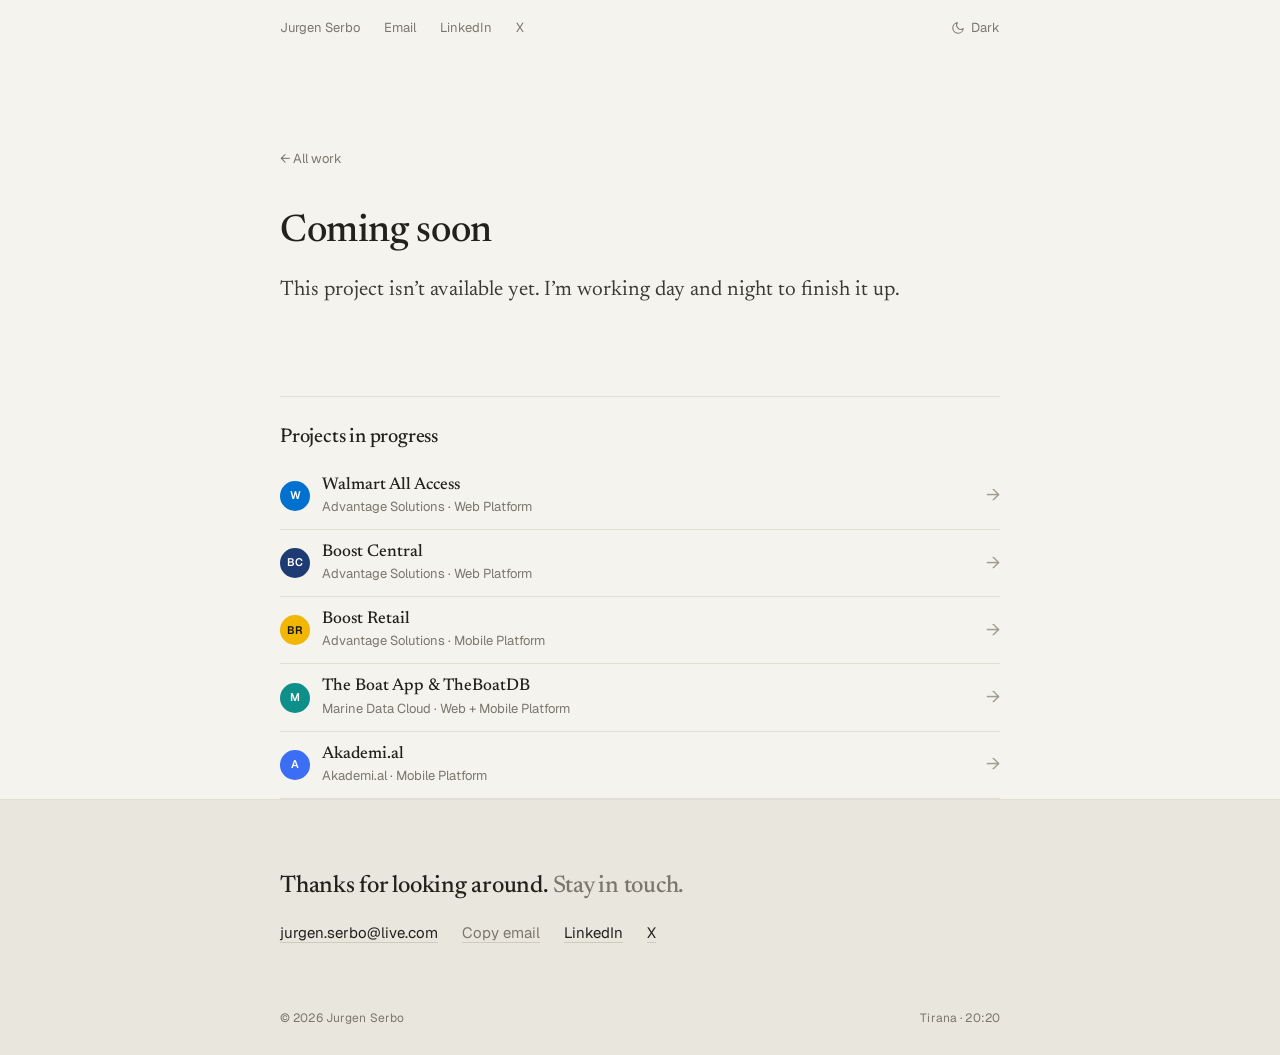
<file: coming-soon.html>
<!doctype html>
<html lang="en">
<head>
  <meta charset="utf-8">
  <meta name="viewport" content="width=device-width, initial-scale=1">
  <title>Coming Soon — Jurgen Serbo</title>
  <meta name="description" content="A first look at a project whose case study is still being written.">
  <meta name="theme-color" content="#f5f3ee">
  <script src="assets/js/theme.js"></script>
  <link rel="preconnect" href="https://fonts.googleapis.com">
  <link rel="preconnect" href="https://fonts.gstatic.com" crossorigin>
  <link href="https://fonts.googleapis.com/css2?family=Geist:wght@400;500;600&family=Newsreader:ital,opsz,wght@0,6..72,300..700;1,6..72,300..700&display=swap" rel="stylesheet">
  <link rel="stylesheet" href="assets/css/style.css">
  <link rel="icon" href="data:image/svg+xml,%3Csvg xmlns='http://www.w3.org/2000/svg' viewBox='0 0 32 32'%3E%3Ccircle cx='16' cy='16' r='16' fill='%2322211e'/%3E%3Ctext x='16' y='22' text-anchor='middle' font-family='Georgia' font-size='18' fill='%23f5f3ee'%3EJ%3C/text%3E%3C/svg%3E">
</head>
<body data-page="case">
  <a class="skip-link" href="#main">Skip to content</a>
  <header data-header></header>

  <main id="main">
    <article class="wrap" data-soon>
      <!-- Fallback when no project is selected (or JavaScript is off) -->
      <header class="case-top">
        <a class="back-link" href="index.html#more-work">← All work</a>
        <h1 style="margin-top:36px">Coming soon</h1>
        <p class="case-lede">This project isn’t available yet. I’m working day and night to finish it up.</p>
      </header>
    </article>
  </main>

  <footer data-footer></footer>

  <script>
    // Projects whose case studies are still being written.
    // TODO: fill in role, date and summary for each as they come in.
    const PROJECTS = [
      { id: "walmart-all-access", name: "Walmart All Access", client: "Advantage Solutions", platform: "Web Platform",
        logo: { text: "W", bg: "#0071ce", fg: "#fff" },
        image: { src: "assets/img/card-walmart.jpg", w: 1600, h: 1211, alt: "Walmart All Access scheduling calendar" } },
      { id: "boost-central", name: "Boost Central", client: "Advantage Solutions", platform: "Web Platform",
        logo: { text: "BC", bg: "#1f3b73", fg: "#fff" },
        image: { src: "assets/img/card-boost-central.jpg", w: 1600, h: 1165, alt: "Boost Central data table" } },
      { id: "boost-retail", name: "Boost Retail", client: "Advantage Solutions", platform: "Mobile Platform",
        logo: { text: "BR", bg: "#f2b705", fg: "#141412" },
        image: { src: "assets/img/card-boost-retail.jpg", w: 1600, h: 1102, alt: "Boost Retail mobile app screens" } },
      { id: "the-boat-app", name: "The Boat App & TheBoatDB", client: "Marine Data Cloud", platform: "Web + Mobile Platform",
        logo: { text: "M", bg: "#0e8f8a", fg: "#fff" },
        image: { src: "assets/img/card-marine.jpg", w: 1600, h: 1080, alt: "The Boat App onboarding screens" } },
      { id: "akademi", name: "Akademi.al", client: "Akademi.al", platform: "Mobile Platform",
        logo: { text: "A", bg: "#3b6ef5", fg: "#fff" },
        image: { src: "assets/img/card-akademi.jpg", w: 1600, h: 1106, alt: "Akademi.al mobile app profile screens" } },
    ];

    (() => {
      const esc = (s) => String(s).replace(/[&<>"]/g, (c) => ({ "&": "&amp;", "<": "&lt;", ">": "&gt;", '"': "&quot;" }[c]));
      const logo = (p, cls = "logo") =>
        `<span class="${cls}" style="--logo-bg:${p.logo.bg};--logo-fg:${p.logo.fg}" aria-hidden="true">${esc(p.logo.text)}</span>`;
      const listOthers = (list, title) => `
        <nav class="other-soon" aria-labelledby="others-title">
          <h2 id="others-title">${title}</h2>
          <ul>${list.map((o) => `
            <li><a href="?p=${o.id}">${logo(o, "logo logo--sm")}
              <span class="mini-card__text"><span class="mini-card__name">${esc(o.name)}</span><span class="meta">${esc(o.client)} · ${esc(o.platform)}</span></span>
              <span class="mini-card__arrow" aria-hidden="true">→</span></a></li>`).join("")}
          </ul>
        </nav>`;

      const root = document.querySelector("[data-soon]");
      const id = new URLSearchParams(location.search).get("p");
      const p = PROJECTS.find((x) => x.id === id);

      if (!p) {
        root.insertAdjacentHTML("beforeend", listOthers(PROJECTS, "Projects in progress"));
        return;
      }

      document.title = `${p.name} — Jurgen Serbo`;
      const others = PROJECTS.filter((x) => x !== p);
      root.innerHTML = `
        <header class="case-top">
          <a class="back-link" href="index.html#${["boost-retail", "walmart-all-access"].includes(p.id) ? p.id : "more-work"}">← All work</a>
          ${logo(p)}
          <h1>${esc(p.name)}</h1>
          <p class="project__role">${esc(p.client)}</p>
          <span class="soon-badge meta"><img src="assets/img/coming-soon.gif" width="116" height="150" alt="">Case study coming soon</span>
          <p class="case-lede">${p.summary ? esc(p.summary) : "I’m working day and night to finish this write-up. Here’s a first look in the meantime."}</p>
          <dl class="meta-grid">
            <div><dt>Client</dt><dd>${esc(p.client)}</dd></div>
            <div><dt>Platform</dt><dd>${esc(p.platform)}</dd></div>
            <div><dt>Role</dt><dd>${esc(p.role || "—")}</dd></div>
            <div><dt>Date</dt><dd>${esc(p.date || "—")}</dd></div>
          </dl>
        </header>
        <figure class="figure figure--wide">
          <div class="figure__frame" data-zoom><img src="${p.image.src}" width="${p.image.w}" height="${p.image.h}" alt="${esc(p.image.alt)}"></div>
        </figure>
        ${listOthers(others, "More in progress")}`;
    })();
  </script>
  <script src="assets/js/main.js"></script>
</body>
</html>
</file>
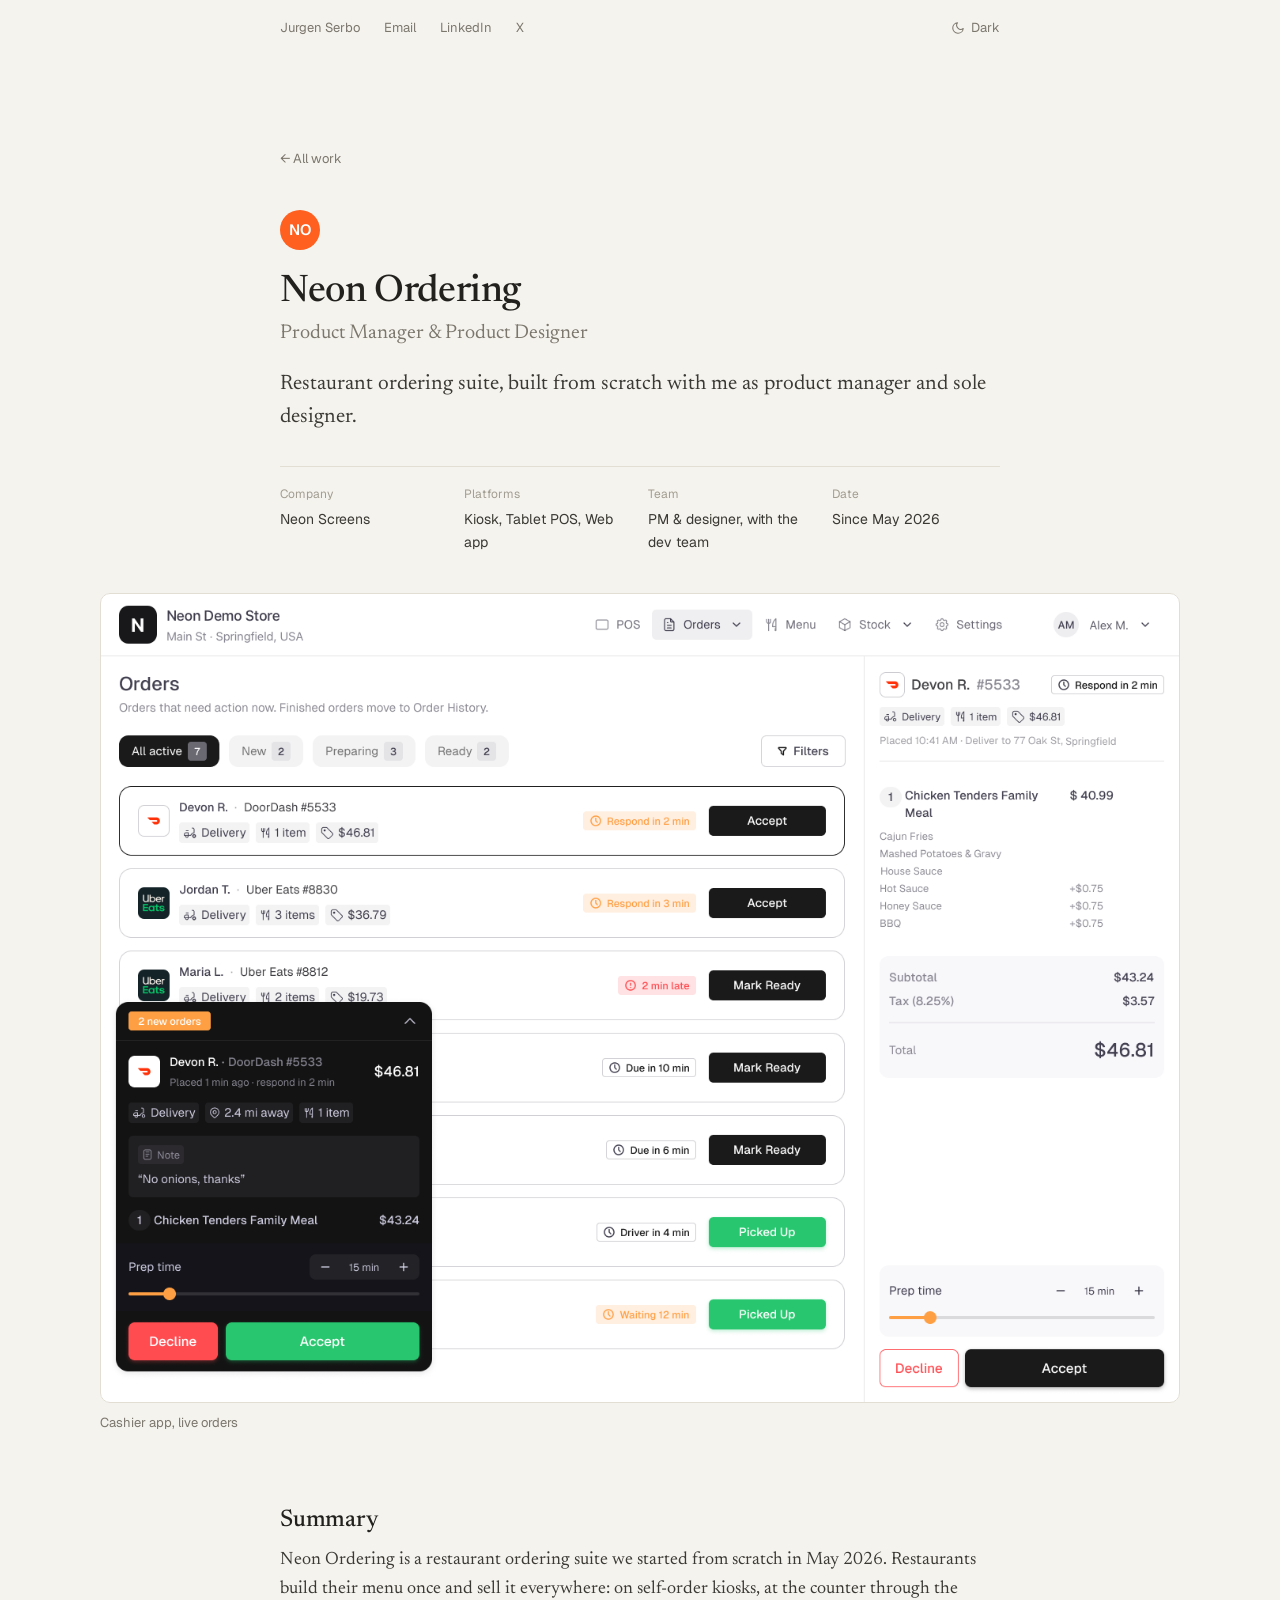
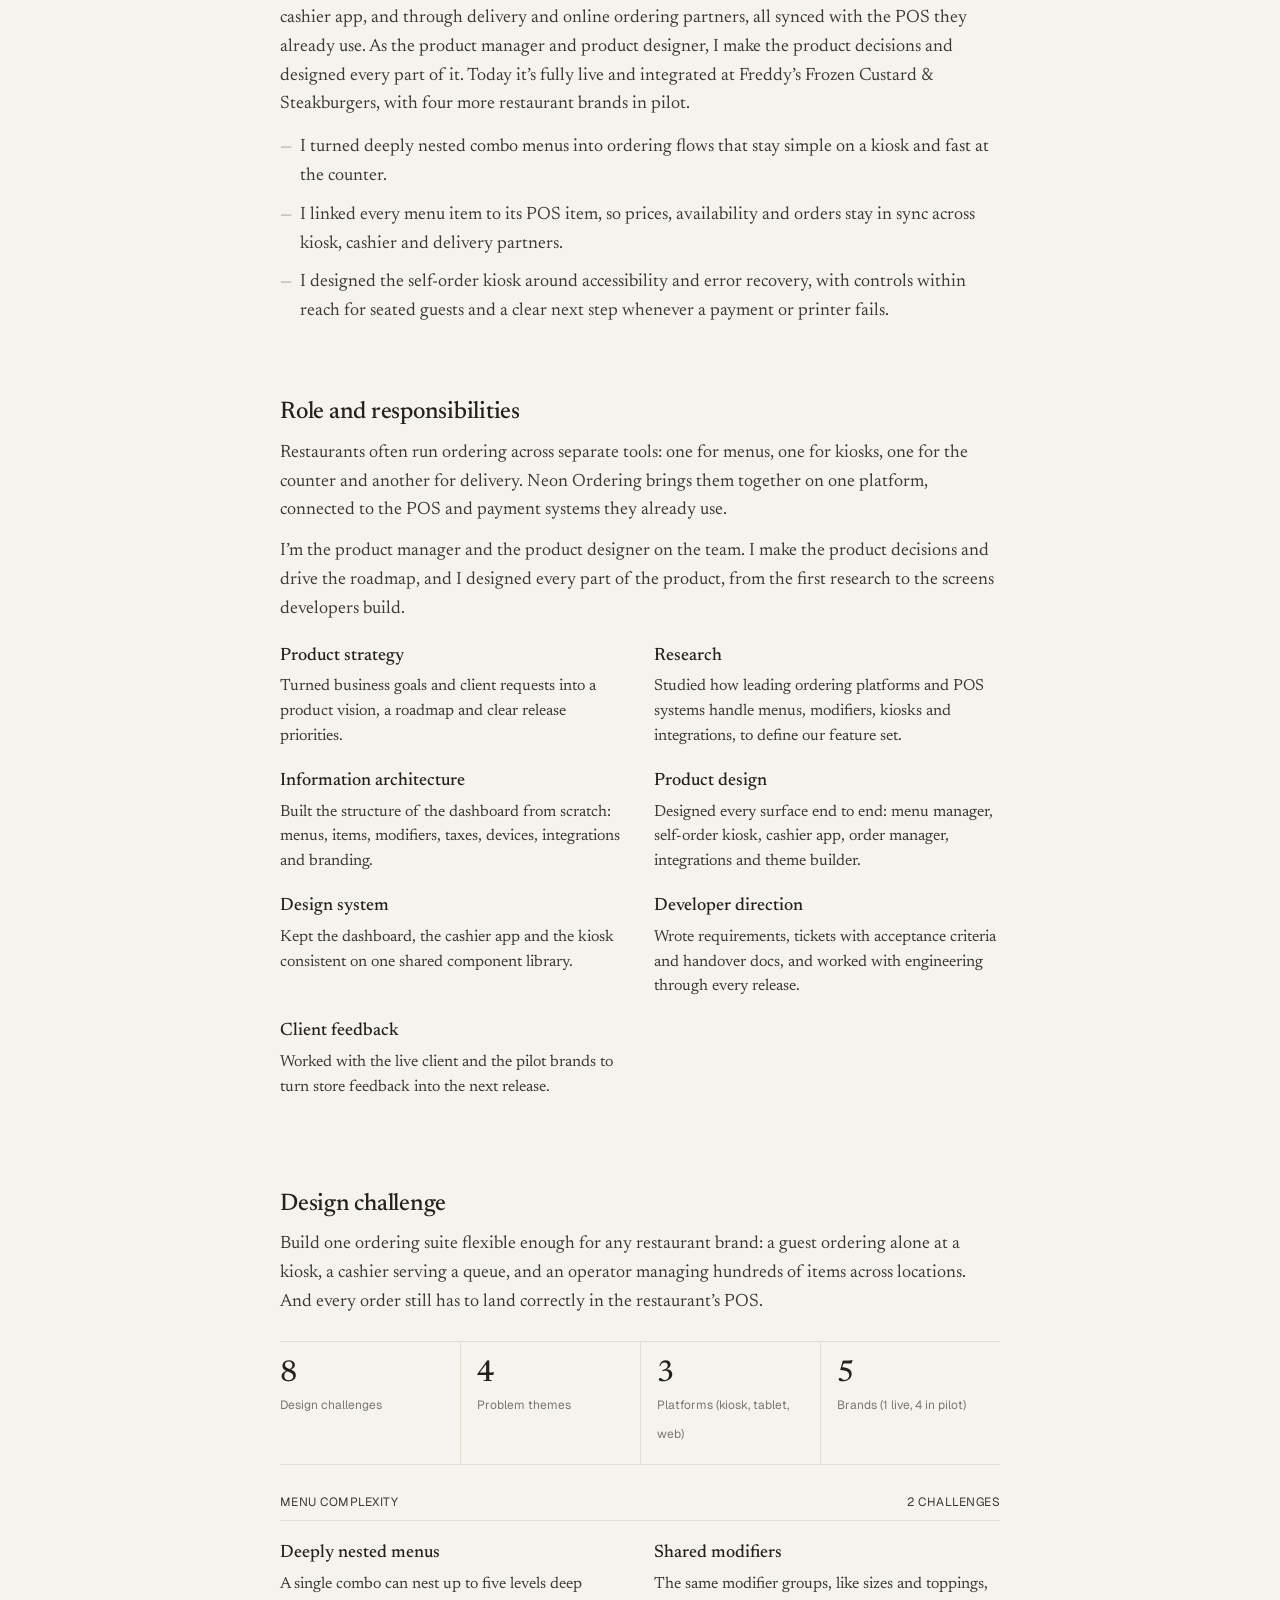
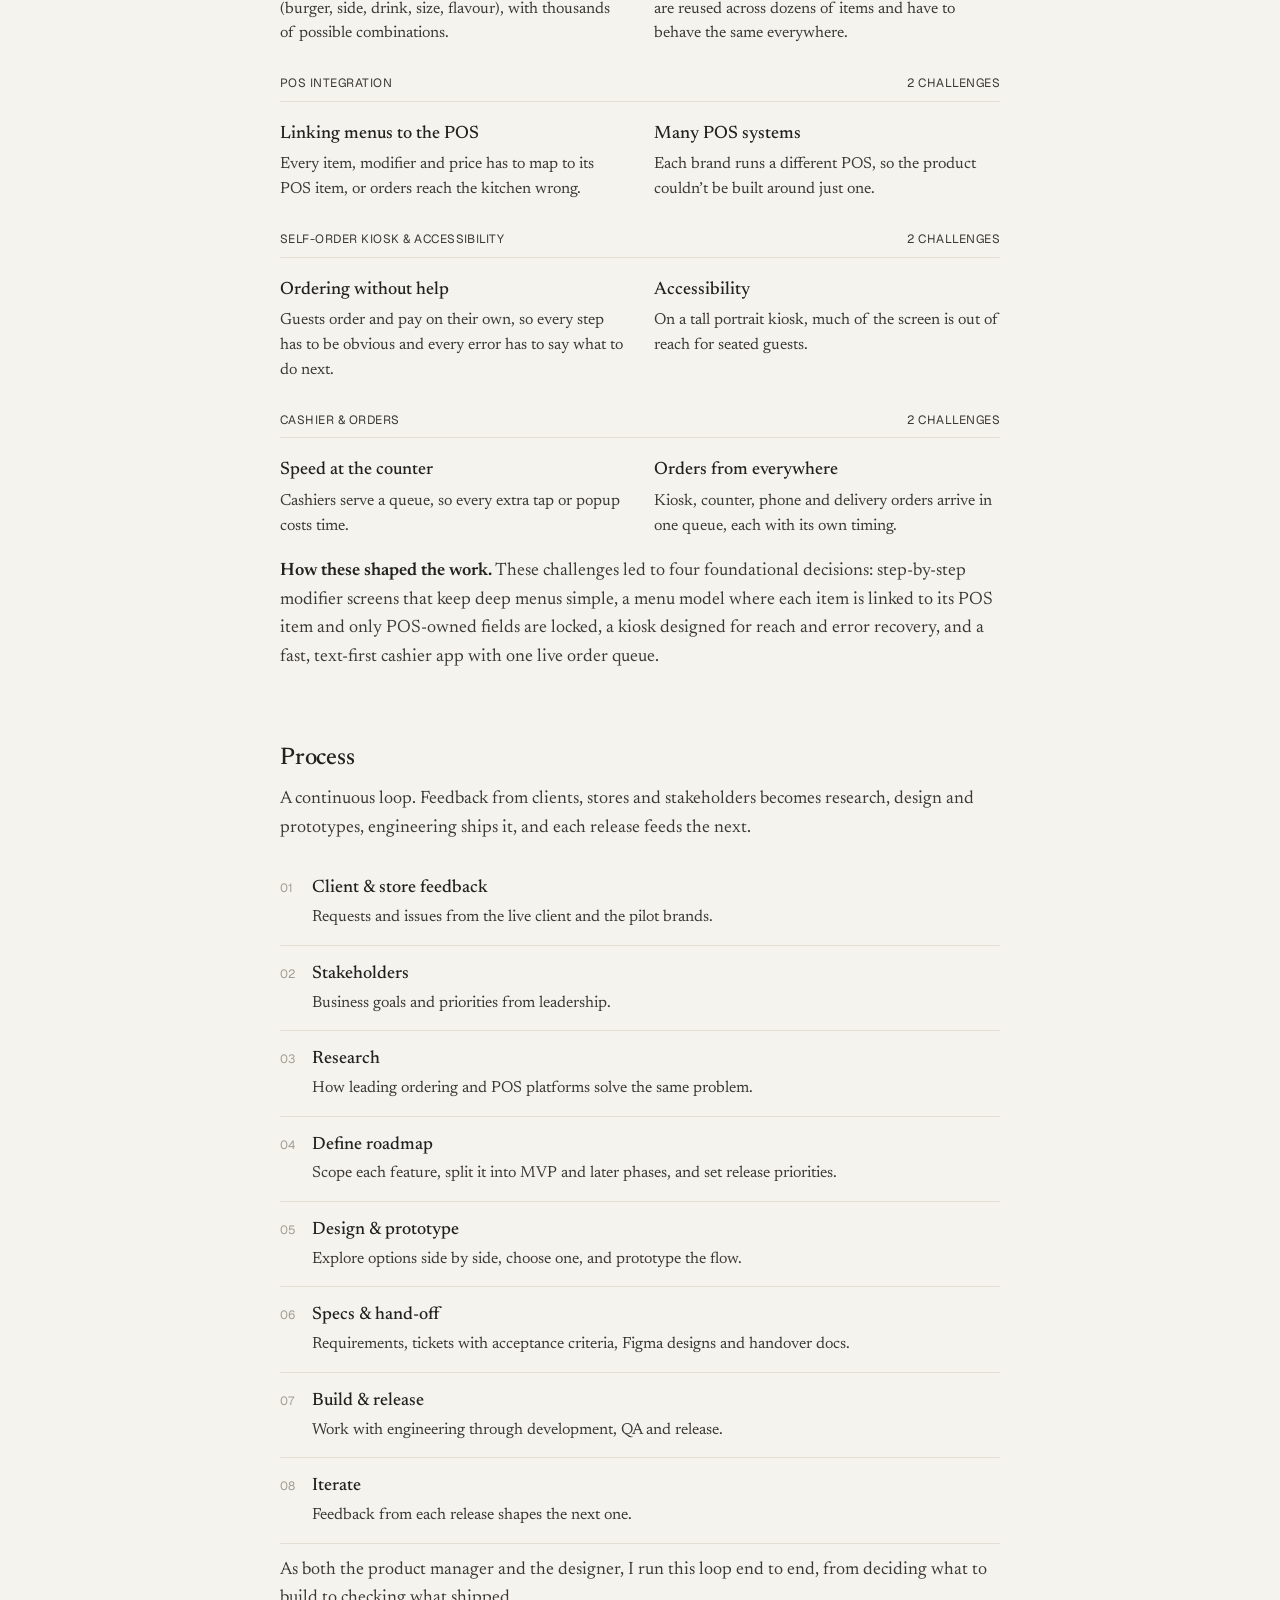
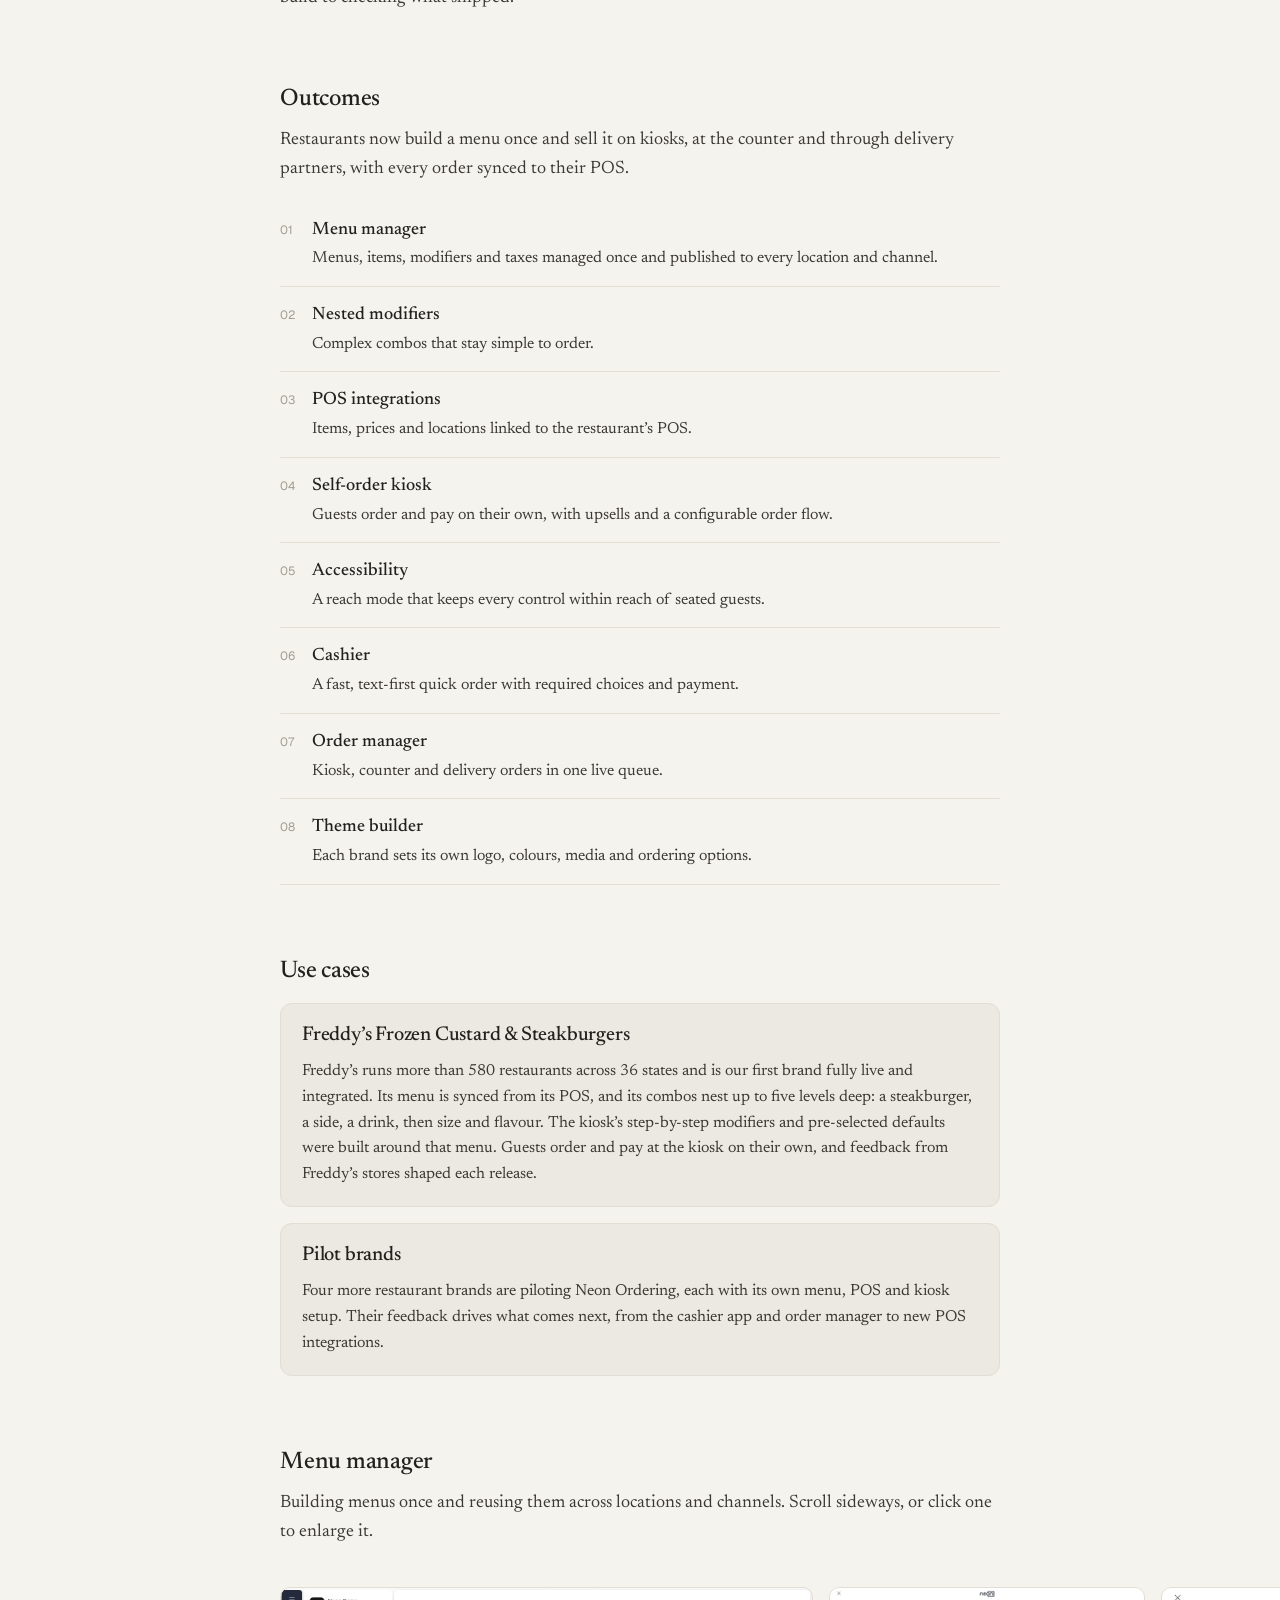
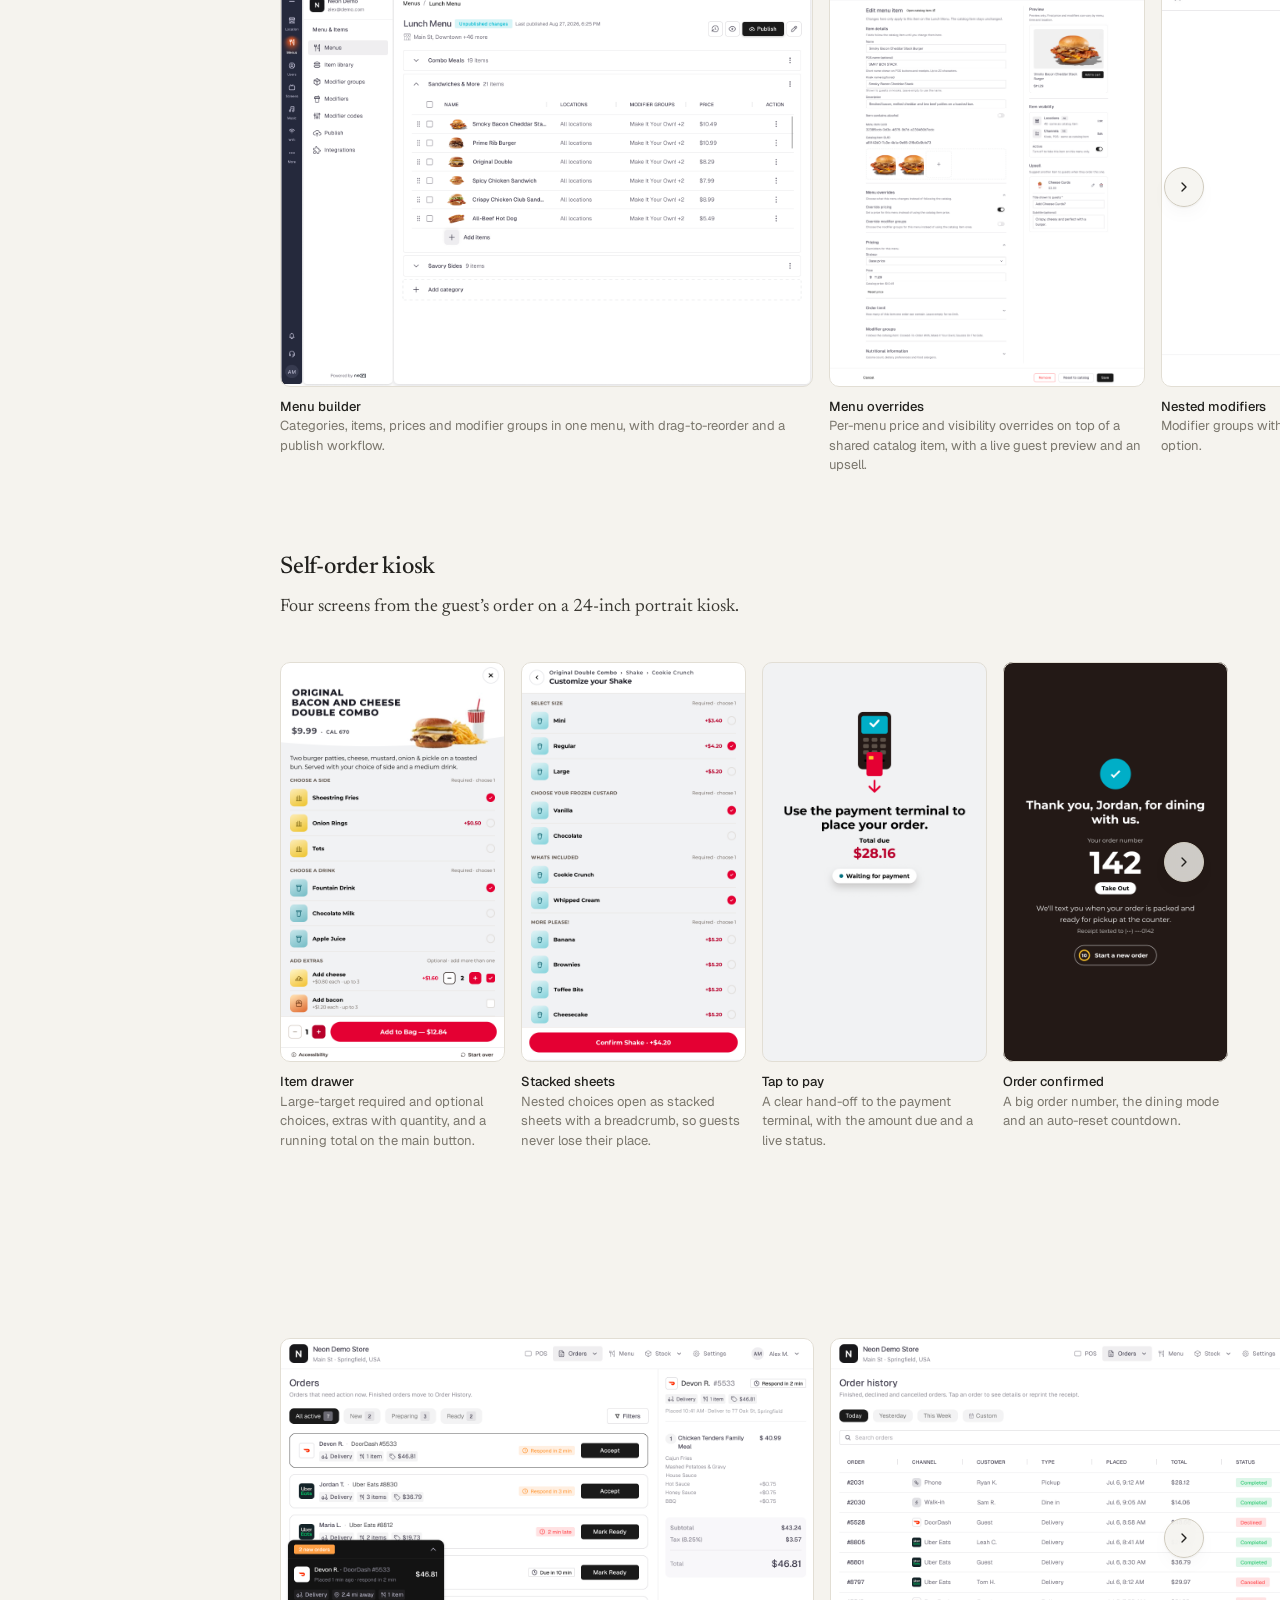
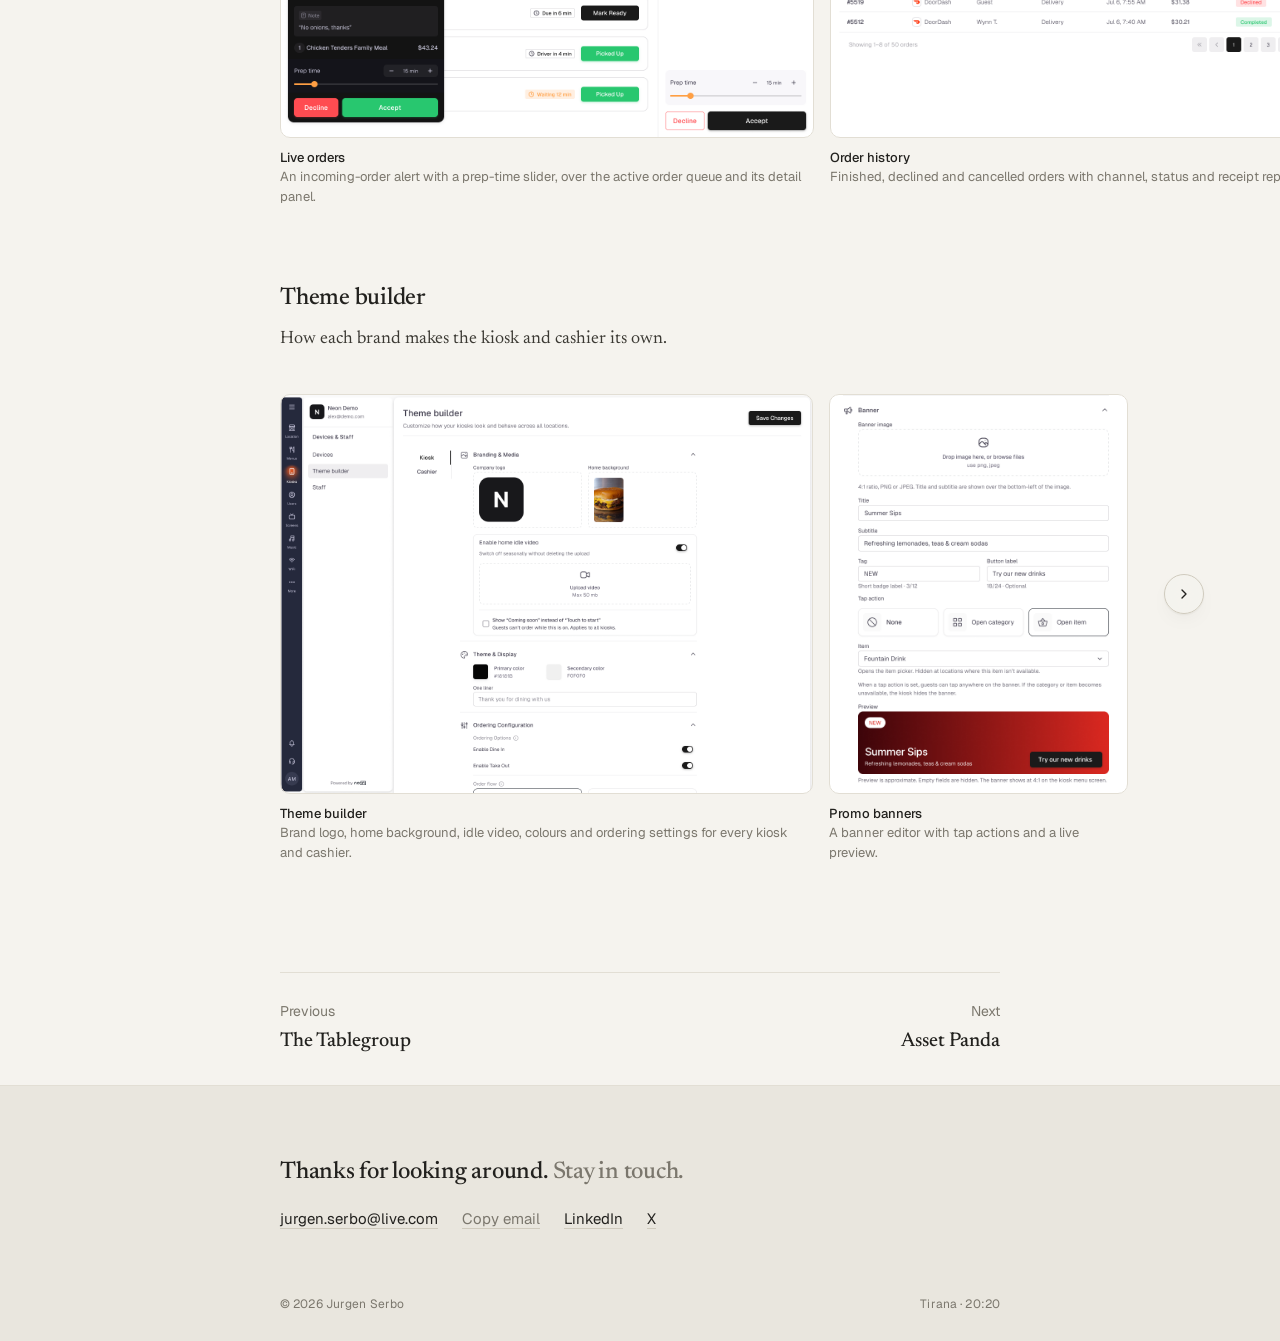
<file: neon-ordering.html>
<!doctype html>
<html lang="en">
<head>
  <meta charset="utf-8">
  <meta name="viewport" content="width=device-width, initial-scale=1">
  <title>Neon Ordering — Jurgen Serbo</title>
  <meta name="description" content="Case study: Neon Ordering, a restaurant ordering suite with a menu manager, self-order kiosk, cashier, order manager and POS integrations, built from scratch and live at Freddy’s Frozen Custard &amp; Steakburgers.">
  <meta name="theme-color" content="#f5f3ee">
  <script src="assets/js/theme.js"></script>
  <link rel="preconnect" href="https://fonts.googleapis.com">
  <link rel="preconnect" href="https://fonts.gstatic.com" crossorigin>
  <link href="https://fonts.googleapis.com/css2?family=Geist:wght@400;500;600&family=Newsreader:ital,opsz,wght@0,6..72,300..700;1,6..72,300..700&display=swap" rel="stylesheet">
  <link rel="stylesheet" href="assets/css/style.css">
  <link rel="icon" href="data:image/svg+xml,%3Csvg xmlns='http://www.w3.org/2000/svg' viewBox='0 0 32 32'%3E%3Ccircle cx='16' cy='16' r='16' fill='%2322211e'/%3E%3Ctext x='16' y='22' text-anchor='middle' font-family='Georgia' font-size='18' fill='%23f5f3ee'%3EJ%3C/text%3E%3C/svg%3E">
</head>
<body data-page="case">
  <a class="skip-link" href="#main">Skip to content</a>
  <header data-header></header>

  <main id="main">
    <article class="wrap">
      <header class="case-top">
        <a class="back-link" href="index.html#neon-ordering">← All work</a>
        <div class="logo" style="--logo-bg:#ff5f1f;--logo-fg:#fff" aria-hidden="true">NO</div>
        <h1>Neon Ordering</h1>
        <p class="project__role">Product Manager &amp; Product Designer</p>
        <p class="case-lede">Restaurant ordering suite, built from scratch with me as product manager and sole designer.</p>
        <dl class="meta-grid">
          <div><dt>Company</dt><dd>Neon Screens</dd></div>
          <div><dt>Platforms</dt><dd>Kiosk, Tablet POS, Web app</dd></div>
          <div><dt>Team</dt><dd>PM &amp; designer, with the dev team</dd></div>
          <div><dt>Date</dt><dd>Since May 2026</dd></div>
        </dl>
      </header>

      <figure class="figure figure--wide">
        <div class="figure__frame" data-zoom><img src="assets/img/neon-ordering/v3/cashier-new-order-alert.png" width="1366" height="1024" alt="Cashier orders queue with a new delivery order alert and prep-time slider" fetchpriority="high"></div>
        <figcaption>Cashier app, live orders</figcaption>
      </figure>

      <section class="case-section fade">
        <h2>Summary</h2>
        <p>Neon Ordering is a restaurant ordering suite we started from scratch in May 2026. Restaurants build their menu once and sell it everywhere: on self-order kiosks, at the counter through the cashier app, and through delivery and online ordering partners, all synced with the POS they already use. As the product manager and product designer, I make the product decisions and designed every part of it. Today it’s fully live and integrated at Freddy’s Frozen Custard &amp; Steakburgers, with four more restaurant brands in pilot.</p>
        <ul class="bullets">
          <li>I turned deeply nested combo menus into ordering flows that stay simple on a kiosk and fast at the counter.</li>
          <li>I linked every menu item to its POS item, so prices, availability and orders stay in sync across kiosk, cashier and delivery partners.</li>
          <li>I designed the self-order kiosk around accessibility and error recovery, with controls within reach for seated guests and a clear next step whenever a payment or printer fails.</li>
        </ul>
      </section>

      <section class="case-section fade">
        <h2>Role and responsibilities</h2>
        <p>Restaurants often run ordering across separate tools: one for menus, one for kiosks, one for the counter and another for delivery. Neon Ordering brings them together on one platform, connected to the POS and payment systems they already use.</p>
        <p>I’m the product manager and the product designer on the team. I make the product decisions and drive the roadmap, and I designed every part of the product, from the first research to the screens developers build.</p>
        <dl class="def-grid">
          <div><dt>Product strategy</dt><dd>Turned business goals and client requests into a product vision, a roadmap and clear release priorities.</dd></div>
          <div><dt>Research</dt><dd>Studied how leading ordering platforms and POS systems handle menus, modifiers, kiosks and integrations, to define our feature set.</dd></div>
          <div><dt>Information architecture</dt><dd>Built the structure of the dashboard from scratch: menus, items, modifiers, taxes, devices, integrations and branding.</dd></div>
          <div><dt>Product design</dt><dd>Designed every surface end to end: menu manager, self-order kiosk, cashier app, order manager, integrations and theme builder.</dd></div>
          <div><dt>Design system</dt><dd>Kept the dashboard, the cashier app and the kiosk consistent on one shared component library.</dd></div>
          <div><dt>Developer direction</dt><dd>Wrote requirements, tickets with acceptance criteria and handover docs, and worked with engineering through every release.</dd></div>
          <div><dt>Client feedback</dt><dd>Worked with the live client and the pilot brands to turn store feedback into the next release.</dd></div>
        </dl>
      </section>

      <section class="case-section fade">
        <h2>Design challenge</h2>
        <p>Build one ordering suite flexible enough for any restaurant brand: a guest ordering alone at a kiosk, a cashier serving a queue, and an operator managing hundreds of items across locations. And every order still has to land correctly in the restaurant’s POS.</p>
        <div class="stats">
          <div><b>8</b><span>Design challenges</span></div>
          <div><b>4</b><span>Problem themes</span></div>
          <div><b>3</b><span>Platforms (kiosk, tablet, web)</span></div>
          <div><b>5</b><span>Brands (1 live, 4 in pilot)</span></div>
        </div>

        <div class="theme-group">
          <p class="meta"><span>Menu complexity</span><span>2 challenges</span></p>
          <dl class="def-grid">
            <div><dt>Deeply nested menus</dt><dd>A single combo can nest up to five levels deep (burger, side, drink, size, flavour), with thousands of possible combinations.</dd></div>
            <div><dt>Shared modifiers</dt><dd>The same modifier groups, like sizes and toppings, are reused across dozens of items and have to behave the same everywhere.</dd></div>
          </dl>
        </div>
        <div class="theme-group">
          <p class="meta"><span>POS integration</span><span>2 challenges</span></p>
          <dl class="def-grid">
            <div><dt>Linking menus to the POS</dt><dd>Every item, modifier and price has to map to its POS item, or orders reach the kitchen wrong.</dd></div>
            <div><dt>Many POS systems</dt><dd>Each brand runs a different POS, so the product couldn’t be built around just one.</dd></div>
          </dl>
        </div>
        <div class="theme-group">
          <p class="meta"><span>Self-order kiosk &amp; accessibility</span><span>2 challenges</span></p>
          <dl class="def-grid">
            <div><dt>Ordering without help</dt><dd>Guests order and pay on their own, so every step has to be obvious and every error has to say what to do next.</dd></div>
            <div><dt>Accessibility</dt><dd>On a tall portrait kiosk, much of the screen is out of reach for seated guests.</dd></div>
          </dl>
        </div>
        <div class="theme-group">
          <p class="meta"><span>Cashier &amp; orders</span><span>2 challenges</span></p>
          <dl class="def-grid">
            <div><dt>Speed at the counter</dt><dd>Cashiers serve a queue, so every extra tap or popup costs time.</dd></div>
            <div><dt>Orders from everywhere</dt><dd>Kiosk, counter, phone and delivery orders arrive in one queue, each with its own timing.</dd></div>
          </dl>
        </div>

        <p><strong>How these shaped the work.</strong> These challenges led to four foundational decisions: step-by-step modifier screens that keep deep menus simple, a menu model where each item is linked to its POS item and only POS-owned fields are locked, a kiosk designed for reach and error recovery, and a fast, text-first cashier app with one live order queue.</p>
      </section>

      <section class="case-section fade">
        <h2>Process</h2>
        <p>A continuous loop. Feedback from clients, stores and stakeholders becomes research, design and prototypes, engineering ships it, and each release feeds the next.</p>
        <ol class="steps">
          <li><div><b>Client &amp; store feedback</b><p>Requests and issues from the live client and the pilot brands.</p></div></li>
          <li><div><b>Stakeholders</b><p>Business goals and priorities from leadership.</p></div></li>
          <li><div><b>Research</b><p>How leading ordering and POS platforms solve the same problem.</p></div></li>
          <li><div><b>Define roadmap</b><p>Scope each feature, split it into MVP and later phases, and set release priorities.</p></div></li>
          <li><div><b>Design &amp; prototype</b><p>Explore options side by side, choose one, and prototype the flow.</p></div></li>
          <li><div><b>Specs &amp; hand-off</b><p>Requirements, tickets with acceptance criteria, Figma designs and handover docs.</p></div></li>
          <li><div><b>Build &amp; release</b><p>Work with engineering through development, QA and release.</p></div></li>
          <li><div><b>Iterate</b><p>Feedback from each release shapes the next one.</p></div></li>
        </ol>
        <p>As both the product manager and the designer, I run this loop end to end, from deciding what to build to checking what shipped.</p>
      </section>

      <section class="case-section fade">
        <h2>Outcomes</h2>
        <p>Restaurants now build a menu once and sell it on kiosks, at the counter and through delivery partners, with every order synced to their POS.</p>
        <ol class="steps">
          <li><div><b>Menu manager</b><p>Menus, items, modifiers and taxes managed once and published to every location and channel.</p></div></li>
          <li><div><b>Nested modifiers</b><p>Complex combos that stay simple to order.</p></div></li>
          <li><div><b>POS integrations</b><p>Items, prices and locations linked to the restaurant’s POS.</p></div></li>
          <li><div><b>Self-order kiosk</b><p>Guests order and pay on their own, with upsells and a configurable order flow.</p></div></li>
          <li><div><b>Accessibility</b><p>A reach mode that keeps every control within reach of seated guests.</p></div></li>
          <li><div><b>Cashier</b><p>A fast, text-first quick order with required choices and payment.</p></div></li>
          <li><div><b>Order manager</b><p>Kiosk, counter and delivery orders in one live queue.</p></div></li>
          <li><div><b>Theme builder</b><p>Each brand sets its own logo, colours, media and ordering options.</p></div></li>
        </ol>
      </section>

      <section class="case-section fade">
        <h2>Use cases</h2>
        <div class="cases">
          <article>
            <h3>Freddy’s Frozen Custard &amp; Steakburgers</h3>
            <p>Freddy’s runs more than 580 restaurants across 36 states and is our first brand fully live and integrated. Its menu is synced from its POS, and its combos nest up to five levels deep: a steakburger, a side, a drink, then size and flavour. The kiosk’s step-by-step modifiers and pre-selected defaults were built around that menu. Guests order and pay at the kiosk on their own, and feedback from Freddy’s stores shaped each release.</p>
          </article>
          <article>
            <h3>Pilot brands</h3>
            <p>Four more restaurant brands are piloting Neon Ordering, each with its own menu, POS and kiosk setup. Their feedback drives what comes next, from the cashier app and order manager to new POS integrations.</p>
          </article>
        </div>
      </section>
    </article>

    <div class="wrap">
      <section class="case-section fade">
        <h2>Menu manager</h2>
        <p>Building menus once and reusing them across locations and channels. Scroll sideways, or click one to enlarge it.</p>
      </section>
    </div>

    <div class="carousel carousel--captions fade" data-carousel>
      <div class="carousel__track">
        <figure class="carousel__item"><div class="carousel__frame" data-zoom><img src="assets/img/neon-ordering/v3/menu-catalog-categories.png" width="1440" height="1080" alt="Menu builder with categories, item rows and a publish button" loading="lazy"></div><figcaption><b>Menu builder</b>Categories, items, prices and modifier groups in one menu, with drag-to-reorder and a publish workflow.</figcaption></figure>
        <figure class="carousel__item"><div class="carousel__frame" data-zoom><img src="assets/img/neon-ordering/v3/menu-edit-item.png" width="1440" height="1825" alt="Edit menu item with price overridden and a live preview" loading="lazy"></div><figcaption><b>Menu overrides</b>Per-menu price and visibility overrides on top of a shared catalog item, with a live guest preview and an upsell.</figcaption></figure>
        <figure class="carousel__item"><div class="carousel__frame" data-zoom><img src="assets/img/neon-ordering/v3/menu-modifier-group.png" width="1440" height="1080" alt="Modifier group editor with nested groups" loading="lazy"></div><figcaption><b>Nested modifiers</b>Modifier groups with a pricing strategy, pre-selected options and nested groups on each option.</figcaption></figure>
        <figure class="carousel__item"><div class="carousel__frame" data-zoom><img src="assets/img/neon-ordering/v3/menu-tax-rules.png" width="1440" height="1310" alt="Create tax form with rounding options and a tax calculator" loading="lazy"></div><figcaption><b>Tax rules</b>Rates, takeout rates and rounding methods, with a built-in calculator to check the result.</figcaption></figure>
      </div>
    </div>

    <div class="wrap">
      <section class="case-section fade">
        <h2>Self-order kiosk</h2>
        <p>Four screens from the guest’s order on a 24-inch portrait kiosk.</p>
      </section>
    </div>

    <div class="carousel carousel--captions fade" data-carousel>
      <div class="carousel__track">
        <figure class="carousel__item"><div class="carousel__frame" data-zoom><img src="assets/img/neon-ordering/v3/kiosk-item-customize.png" width="1080" height="1920" alt="Kiosk item drawer for a burger combo with side, drink and extras" loading="lazy"></div><figcaption><b>Item drawer</b>Large-target required and optional choices, extras with quantity, and a running total on the main button.</figcaption></figure>
        <figure class="carousel__item"><div class="carousel__frame" data-zoom><img src="assets/img/neon-ordering/v3/kiosk-nested-modifiers.png" width="1080" height="1920" alt="Kiosk stacked sheet for customizing a shake inside a combo" loading="lazy"></div><figcaption><b>Stacked sheets</b>Nested choices open as stacked sheets with a breadcrumb, so guests never lose their place.</figcaption></figure>
        <figure class="carousel__item"><div class="carousel__frame" data-zoom><img src="assets/img/neon-ordering/v3/kiosk-payment.png" width="1080" height="1920" alt="Kiosk payment screen prompting the guest to tap or insert a card" loading="lazy"></div><figcaption><b>Tap to pay</b>A clear hand-off to the payment terminal, with the amount due and a live status.</figcaption></figure>
        <figure class="carousel__item"><div class="carousel__frame" data-zoom><img src="assets/img/neon-ordering/v3/kiosk-order-confirmed.png" width="1080" height="1920" alt="Kiosk order confirmation with order number" loading="lazy"></div><figcaption><b>Order confirmed</b>A big order number, the dining mode and an auto-reset countdown.</figcaption></figure>
      </div>
    </div>

    <div class="wrap">
      <section class="case-section fade">
        <h2>Cashier &amp; integrations</h2>
        <p>The counter app for live orders, and the setup that connects POS, payment and ordering partners.</p>
      </section>
    </div>

    <div class="carousel carousel--captions fade" data-carousel>
      <div class="carousel__track">
        <figure class="carousel__item"><div class="carousel__frame" data-zoom><img src="assets/img/neon-ordering/v3/cashier-new-order-alert.png" width="1366" height="1024" alt="Cashier orders queue with a new delivery order alert" loading="lazy"></div><figcaption><b>Live orders</b>An incoming-order alert with a prep-time slider, over the active order queue and its detail panel.</figcaption></figure>
        <figure class="carousel__item"><div class="carousel__frame" data-zoom><img src="assets/img/neon-ordering/v3/cashier-order-history.png" width="1366" height="1024" alt="Cashier order history list" loading="lazy"></div><figcaption><b>Order history</b>Finished, declined and cancelled orders with channel, status and receipt reprint.</figcaption></figure>
        <figure class="carousel__item"><div class="carousel__frame" data-zoom><img src="assets/img/neon-ordering/v3/integrations-hub.png" width="1440" height="1080" alt="Integrations catalog with POS, payment and ordering partners" loading="lazy"></div><figcaption><b>Integrations hub</b>One place to connect POS, payment and online ordering partners.</figcaption></figure>
        <figure class="carousel__item"><div class="carousel__frame" data-zoom><img src="assets/img/neon-ordering/v3/integrations-olo-mapping.png" width="1440" height="1197" alt="Online ordering integration mapping locations to restaurants" loading="lazy"></div><figcaption><b>Location mapping</b>A two-step setup that maps each location to an ordering partner’s restaurant, with conflict hints.</figcaption></figure>
      </div>
    </div>

    <div class="wrap">
      <section class="case-section fade">
        <h2>Theme builder</h2>
        <p>How each brand makes the kiosk and cashier its own.</p>
      </section>
    </div>

    <div class="carousel carousel--captions fade" data-carousel>
      <div class="carousel__track">
        <figure class="carousel__item"><div class="carousel__frame" data-zoom><img src="assets/img/neon-ordering/v3/theme-builder.png" width="1440" height="1080" alt="Theme builder with branding, theme colours and ordering configuration" loading="lazy"></div><figcaption><b>Theme builder</b>Brand logo, home background, idle video, colours and ordering settings for every kiosk and cashier.</figcaption></figure>
        <figure class="carousel__item"><div class="carousel__frame" data-zoom><img src="assets/img/neon-ordering/v3/theme-banner-editor.png" width="720" height="964" alt="Kiosk promo banner editor with a live preview" loading="lazy"></div><figcaption><b>Promo banners</b>A banner editor with tap actions and a live preview.</figcaption></figure>
      </div>
    </div>

    <div class="wrap">
      <nav class="next-project" aria-label="More case studies">
        <a href="the-tablegroup.html"><span class="meta">Previous</span><span class="name">The Tablegroup</span></a>
        <a href="asset-panda.html"><span class="meta">Next</span><span class="name">Asset Panda</span></a>
      </nav>
    </div>
  </main>

  <footer data-footer></footer>
  <script src="assets/js/main.js"></script>
</body>
</html>
</file>
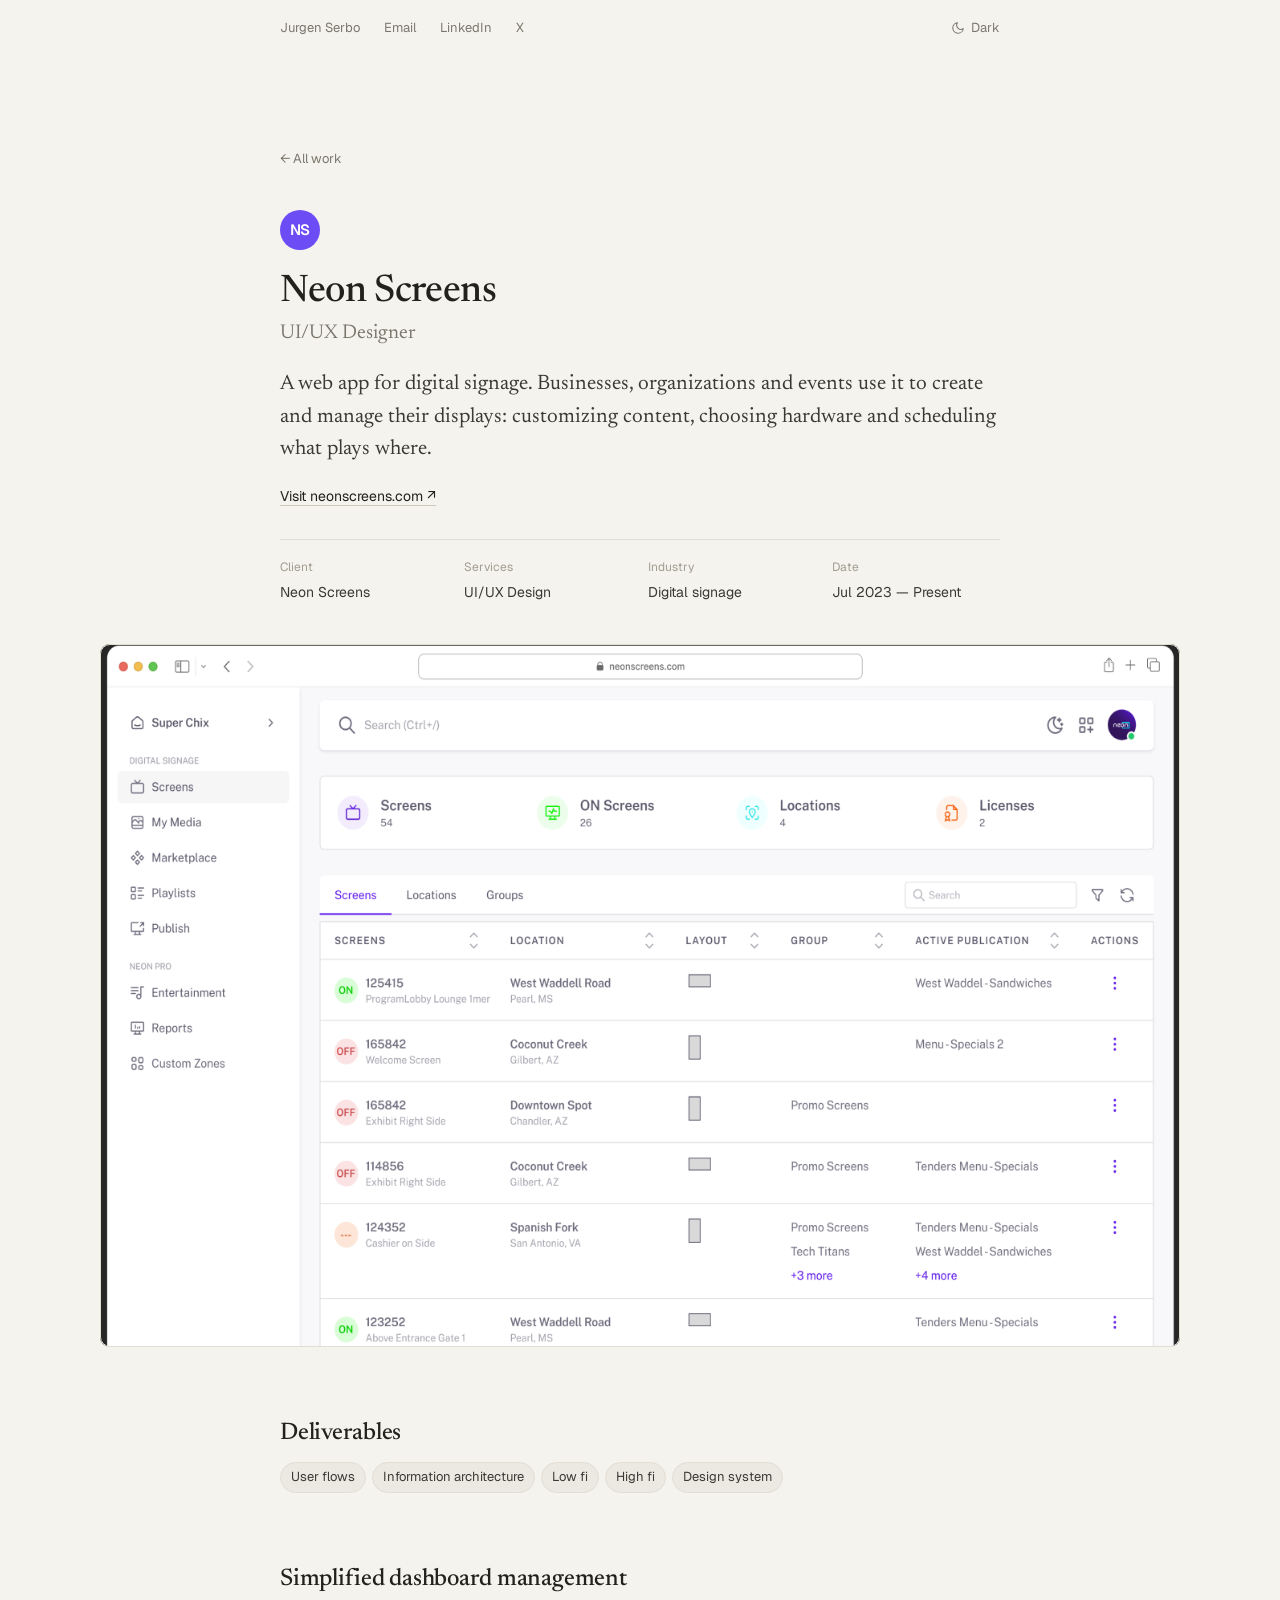
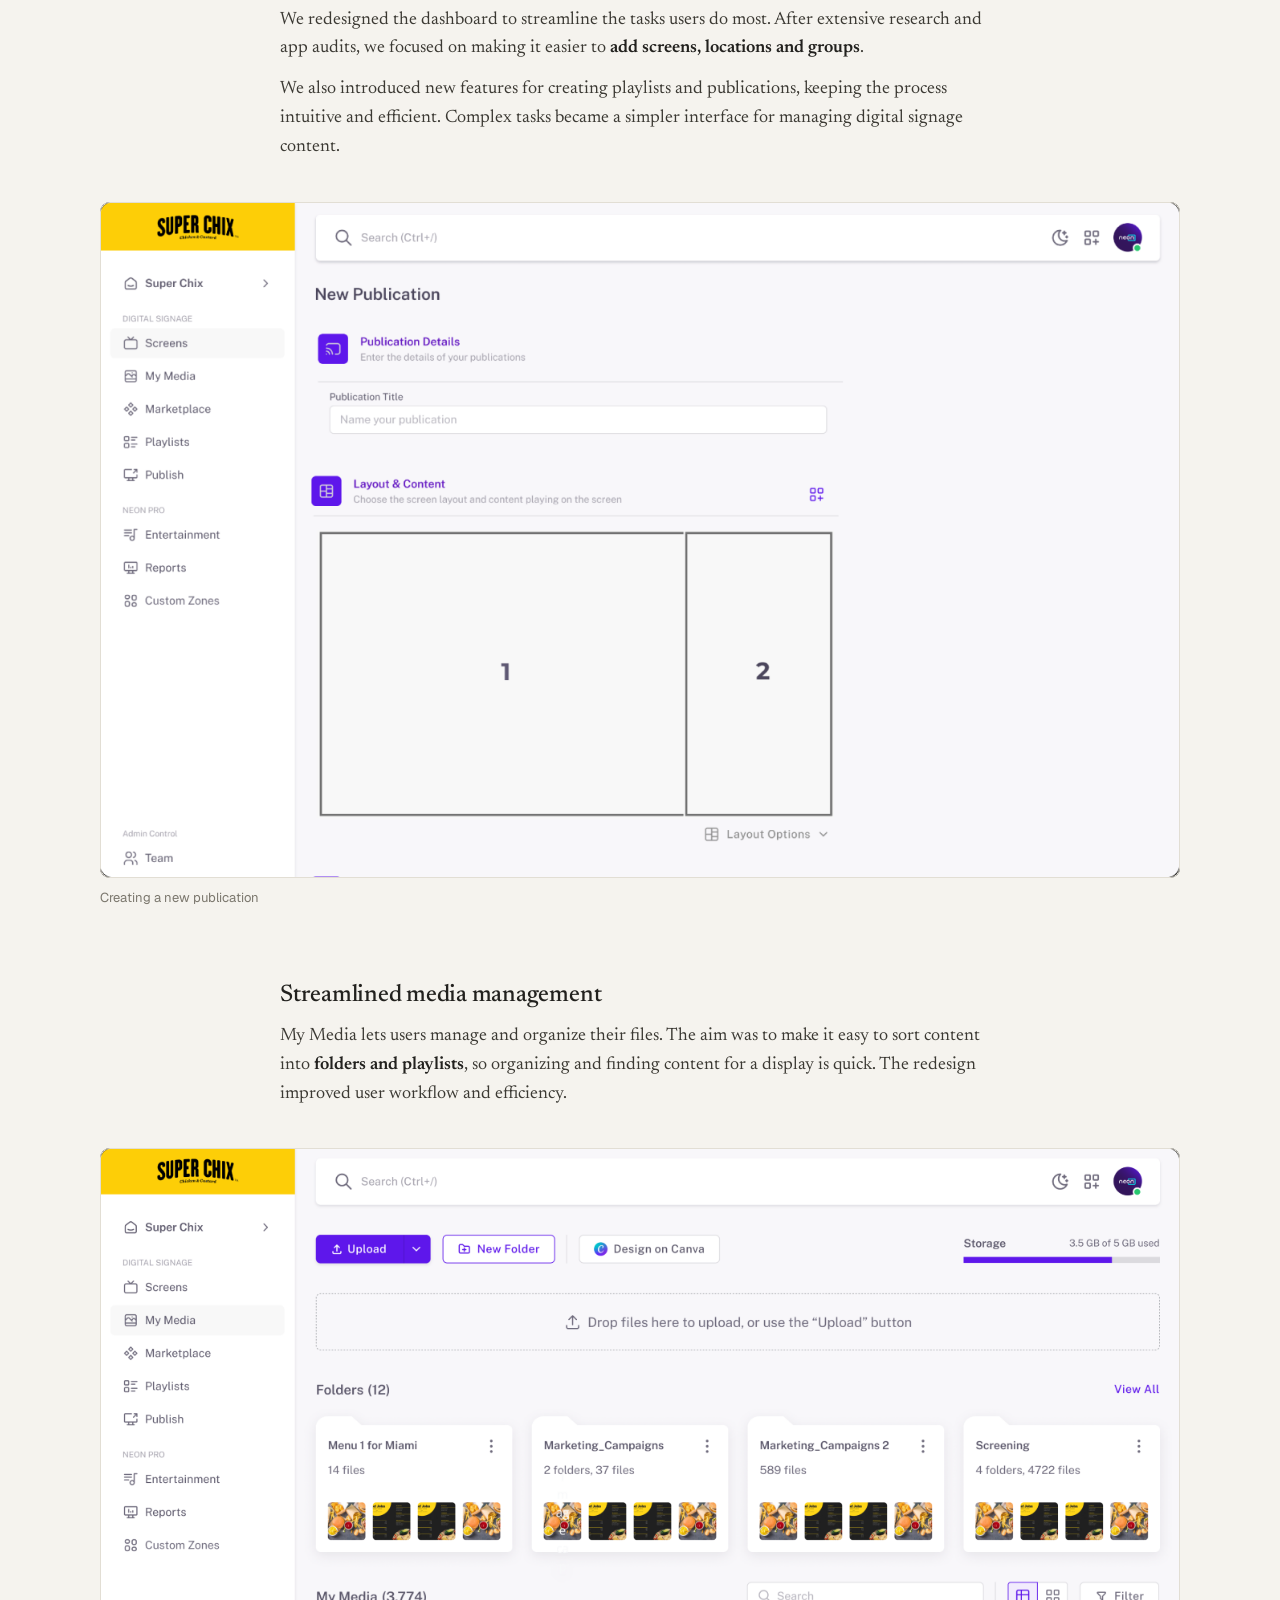
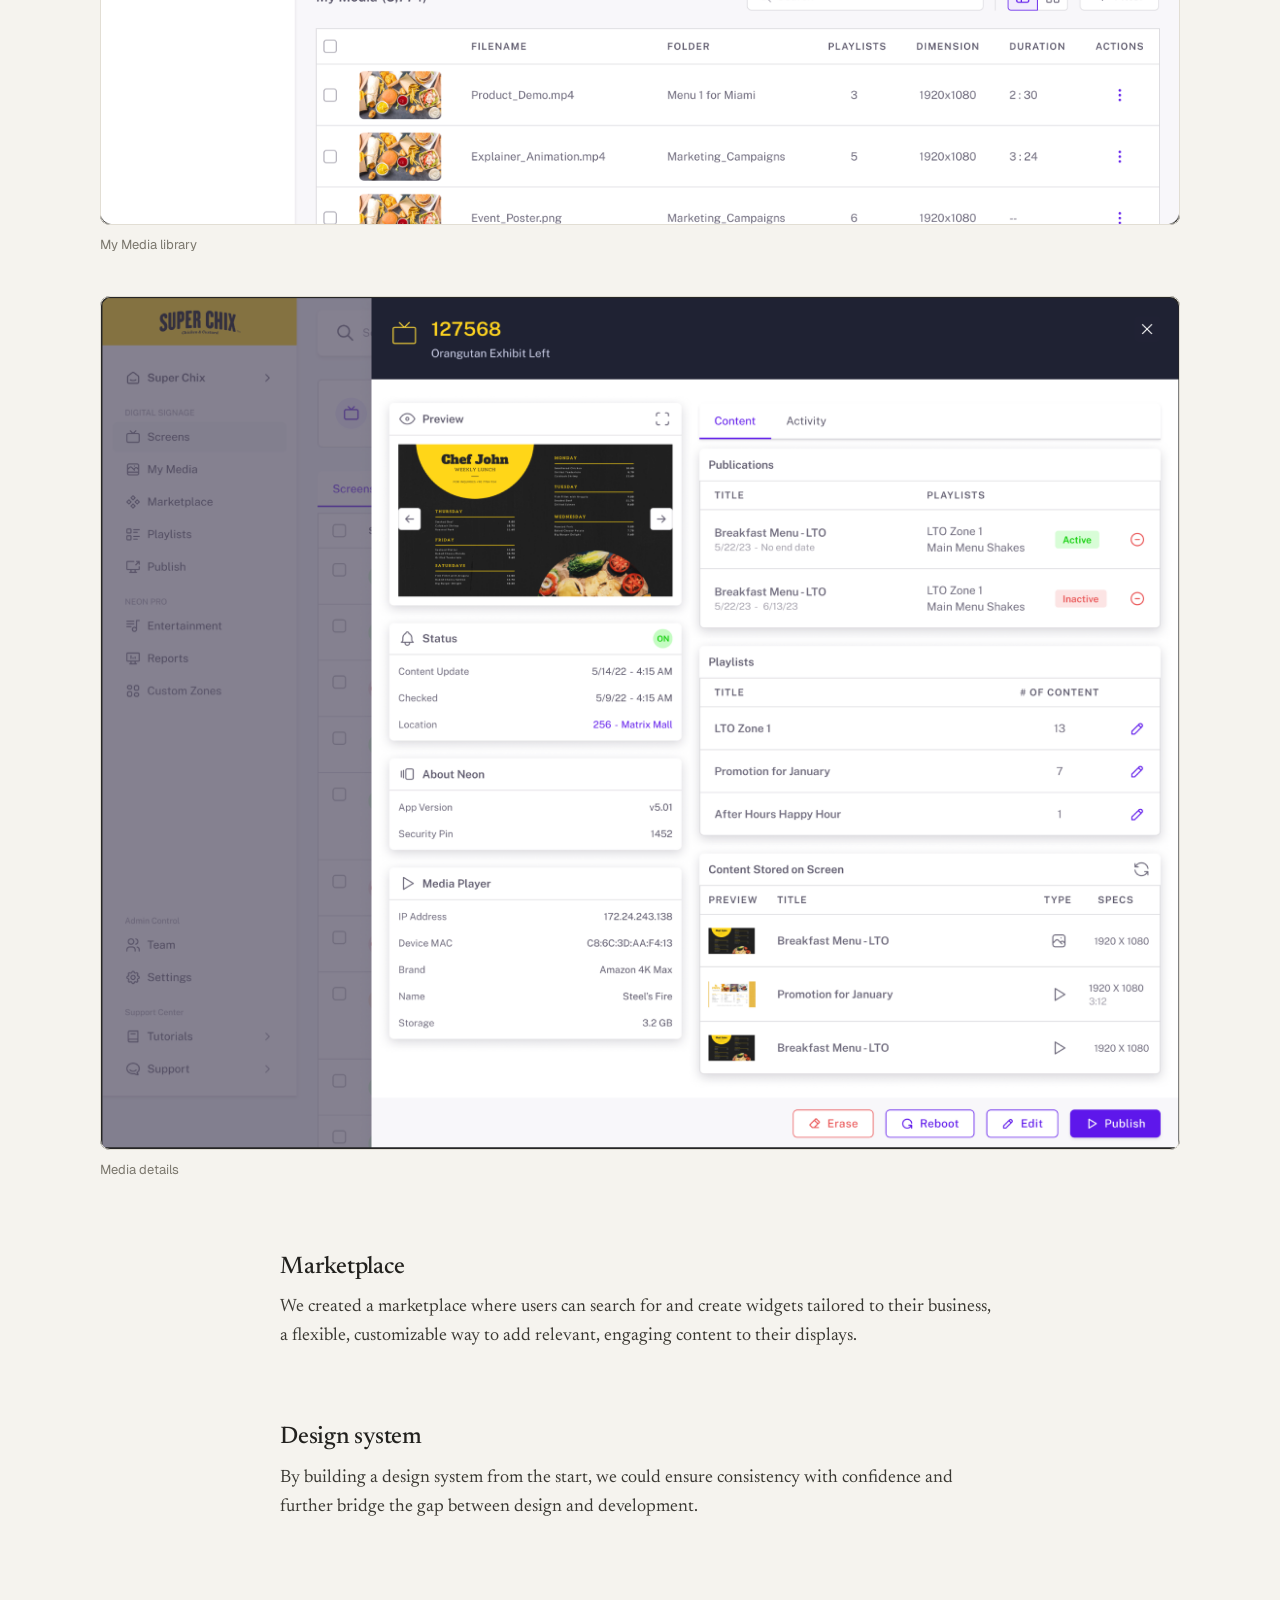
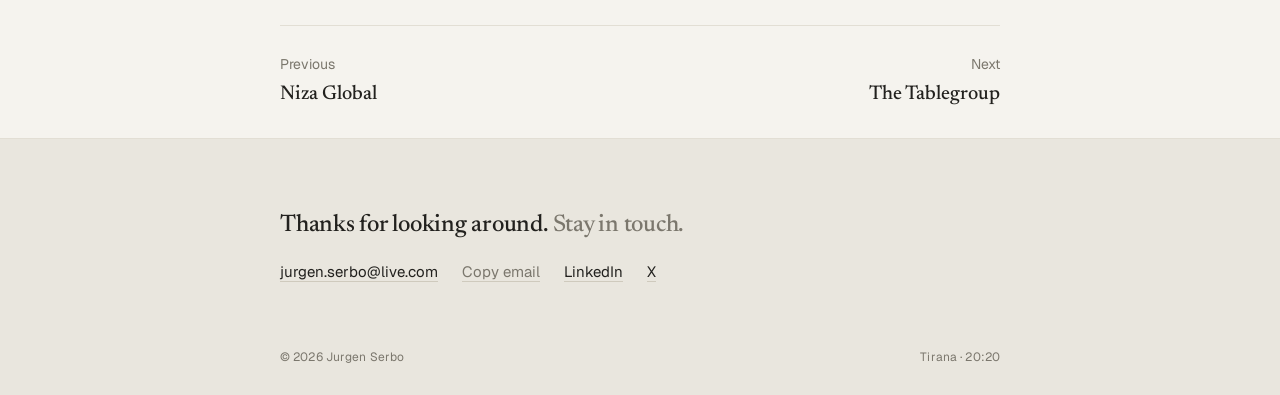
<file: neon-screens.html>
<!doctype html>
<html lang="en">
<head>
  <meta charset="utf-8">
  <meta name="viewport" content="width=device-width, initial-scale=1">
  <title>Neon Screens — Jurgen Serbo</title>
  <meta name="description" content="Case study: redesigning the Neon Screens digital signage dashboard, media library, marketplace and design system.">
  <meta name="theme-color" content="#f5f3ee">
  <script src="assets/js/theme.js"></script>
  <link rel="preconnect" href="https://fonts.googleapis.com">
  <link rel="preconnect" href="https://fonts.gstatic.com" crossorigin>
  <link href="https://fonts.googleapis.com/css2?family=Geist:wght@400;500;600&family=Newsreader:ital,opsz,wght@0,6..72,300..700;1,6..72,300..700&display=swap" rel="stylesheet">
  <link rel="stylesheet" href="assets/css/style.css">
  <link rel="icon" href="data:image/svg+xml,%3Csvg xmlns='http://www.w3.org/2000/svg' viewBox='0 0 32 32'%3E%3Ccircle cx='16' cy='16' r='16' fill='%2322211e'/%3E%3Ctext x='16' y='22' text-anchor='middle' font-family='Georgia' font-size='18' fill='%23f5f3ee'%3EJ%3C/text%3E%3C/svg%3E">
</head>
<body data-page="case">
  <a class="skip-link" href="#main">Skip to content</a>
  <header data-header></header>

  <main id="main">
    <article class="wrap">
      <header class="case-top">
        <a class="back-link" href="index.html#neon-screens">← All work</a>
        <div class="logo" style="--logo-bg:#6c4cf5;--logo-fg:#fff" aria-hidden="true">NS</div>
        <h1>Neon Screens</h1>
        <p class="project__role">UI/UX Designer</p>
        <p class="case-lede">A web app for digital signage. Businesses, organizations and events use it to create and manage their displays: customizing content, choosing hardware and scheduling what plays where.</p>
        <div class="project__more"><a class="text-link" href="https://neonscreens.com" target="_blank" rel="noopener">Visit neonscreens.com ↗</a></div>
        <dl class="meta-grid">
          <div><dt>Client</dt><dd>Neon Screens</dd></div>
          <div><dt>Services</dt><dd>UI/UX Design</dd></div>
          <div><dt>Industry</dt><dd>Digital signage</dd></div>
          <div><dt>Date</dt><dd>Jul 2023 — Present</dd></div>
        </dl>
      </header>

      <figure class="figure figure--wide">
        <div class="figure__frame" data-zoom><img src="assets/img/neon-hero.png" width="1345" height="876" alt="Neon Screens dashboard showing screens with their status, location and playlist" fetchpriority="high"></div>
      </figure>

      <section class="case-section fade">
        <h2>Deliverables</h2>
        <ul class="tags">
          <li>User flows</li><li>Information architecture</li><li>Low fi</li><li>High fi</li><li>Design system</li>
        </ul>
      </section>

      <section class="case-section fade">
        <h2>Simplified dashboard management</h2>
        <p>We redesigned the dashboard to streamline the tasks users do most. After extensive research and app audits, we focused on making it easier to <strong>add screens, locations and groups</strong>.</p>
        <p>We also introduced new features for creating playlists and publications, keeping the process intuitive and efficient. Complex tasks became a simpler interface for managing digital signage content.</p>
        <figure class="figure figure--wide">
          <div class="figure__frame" data-zoom><img src="assets/img/neon-ds.png" width="1345" height="843" alt="New Publication screen with a two-zone layout and content picker" loading="lazy"></div>
          <figcaption>Creating a new publication</figcaption>
        </figure>
      </section>

      <section class="case-section fade">
        <h2>Streamlined media management</h2>
        <p>My Media lets users manage and organize their files. The aim was to make it easy to sort content into <strong>folders and playlists</strong>, so organizing and finding content for a display is quick. The redesign improved user workflow and efficiency.</p>
        <figure class="figure figure--wide">
          <div class="figure__frame" data-zoom><img src="assets/img/neon-market.png" width="1345" height="843" alt="My Media library with folders and a table of media files" loading="lazy"></div>
          <figcaption>My Media library</figcaption>
        </figure>
        <figure class="figure figure--wide">
          <div class="figure__frame" data-zoom><img src="assets/img/neon-media.png" width="1112" height="879" alt="Media details panel showing a video’s playlists and metadata" loading="lazy"></div>
          <figcaption>Media details</figcaption>
        </figure>
      </section>

      <section class="case-section fade">
        <h2>Marketplace</h2>
        <p>We created a marketplace where users can search for and create widgets tailored to their business, a flexible, customizable way to add relevant, engaging content to their displays.</p>
      </section>

      <section class="case-section fade">
        <h2>Design system</h2>
        <p>By building a design system from the start, we could ensure consistency with confidence and further bridge the gap between design and development.</p>
      </section>

      <nav class="next-project" aria-label="More case studies">
        <a href="niza-global.html"><span class="meta">Previous</span><span class="name">Niza Global</span></a>
        <a href="the-tablegroup.html"><span class="meta">Next</span><span class="name">The Tablegroup</span></a>
      </nav>
    </article>
  </main>

  <footer data-footer></footer>
  <script src="assets/js/main.js"></script>
</body>
</html>
</file>
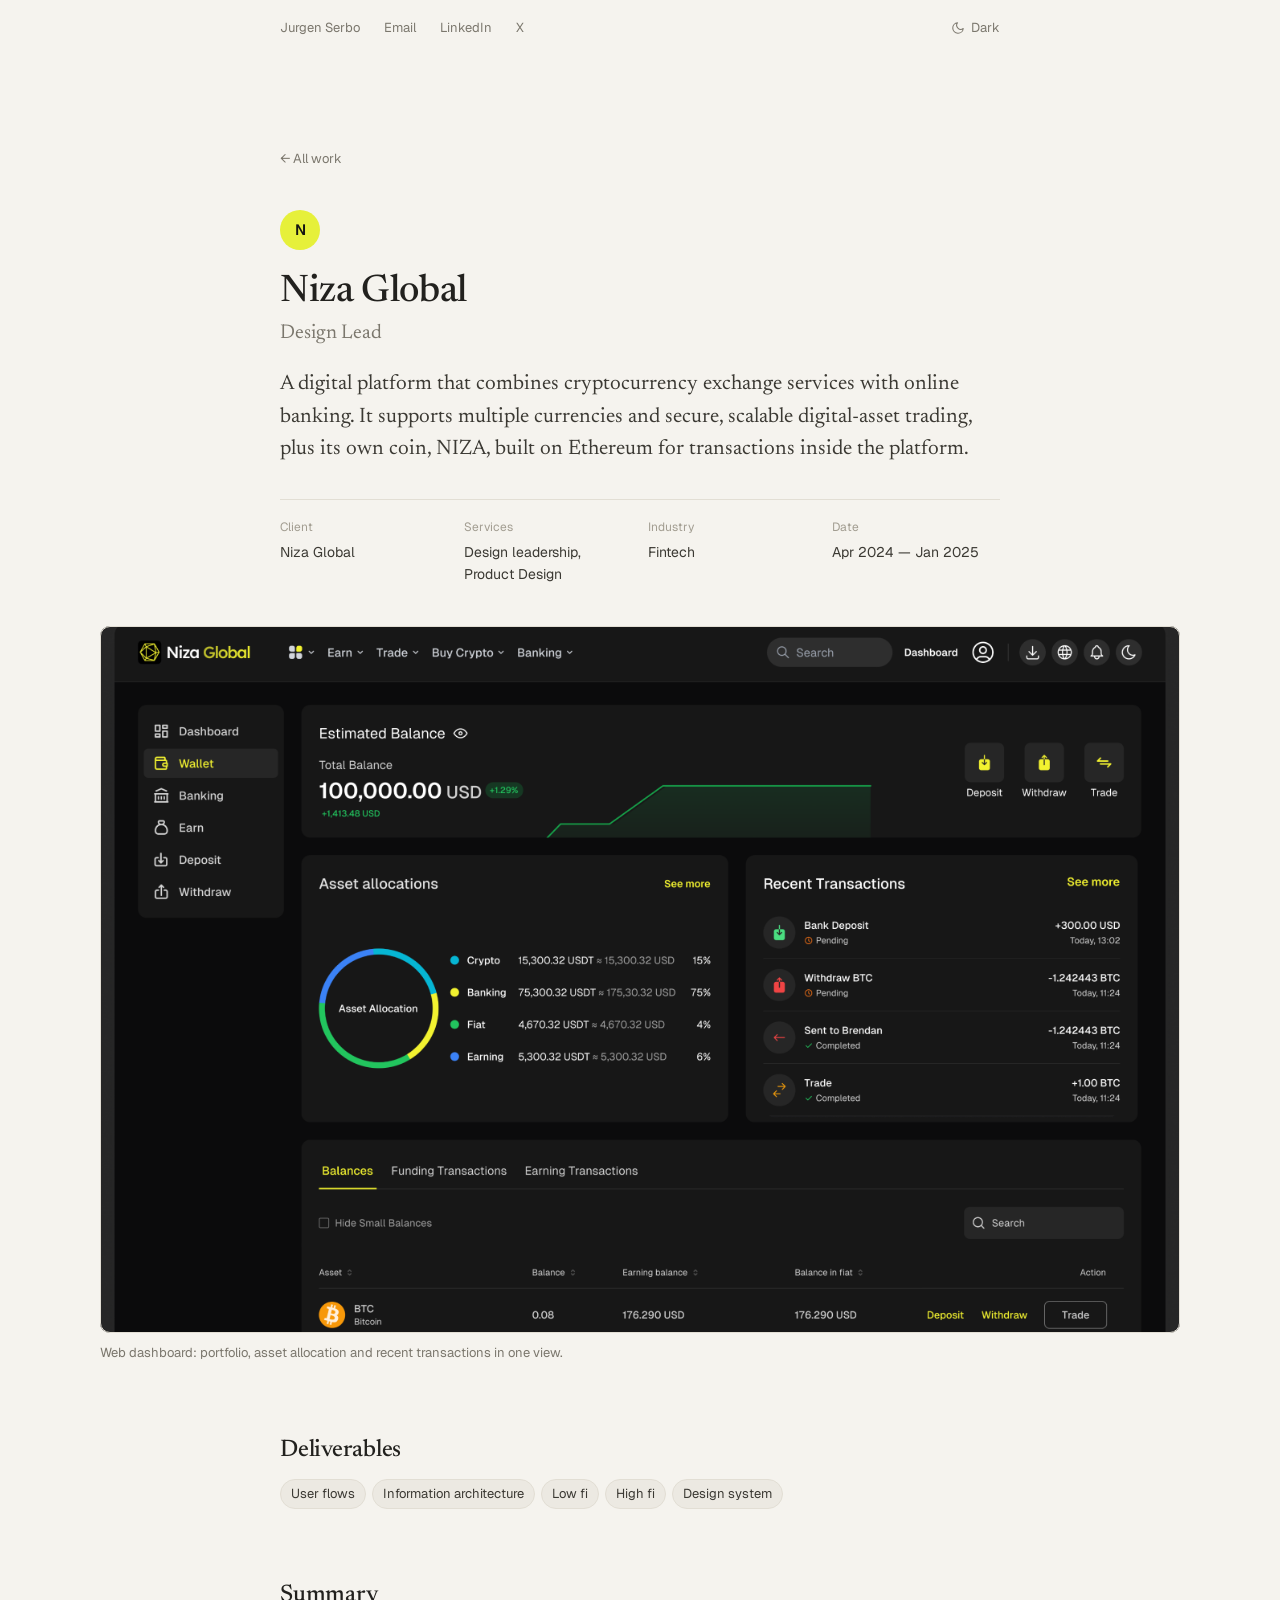
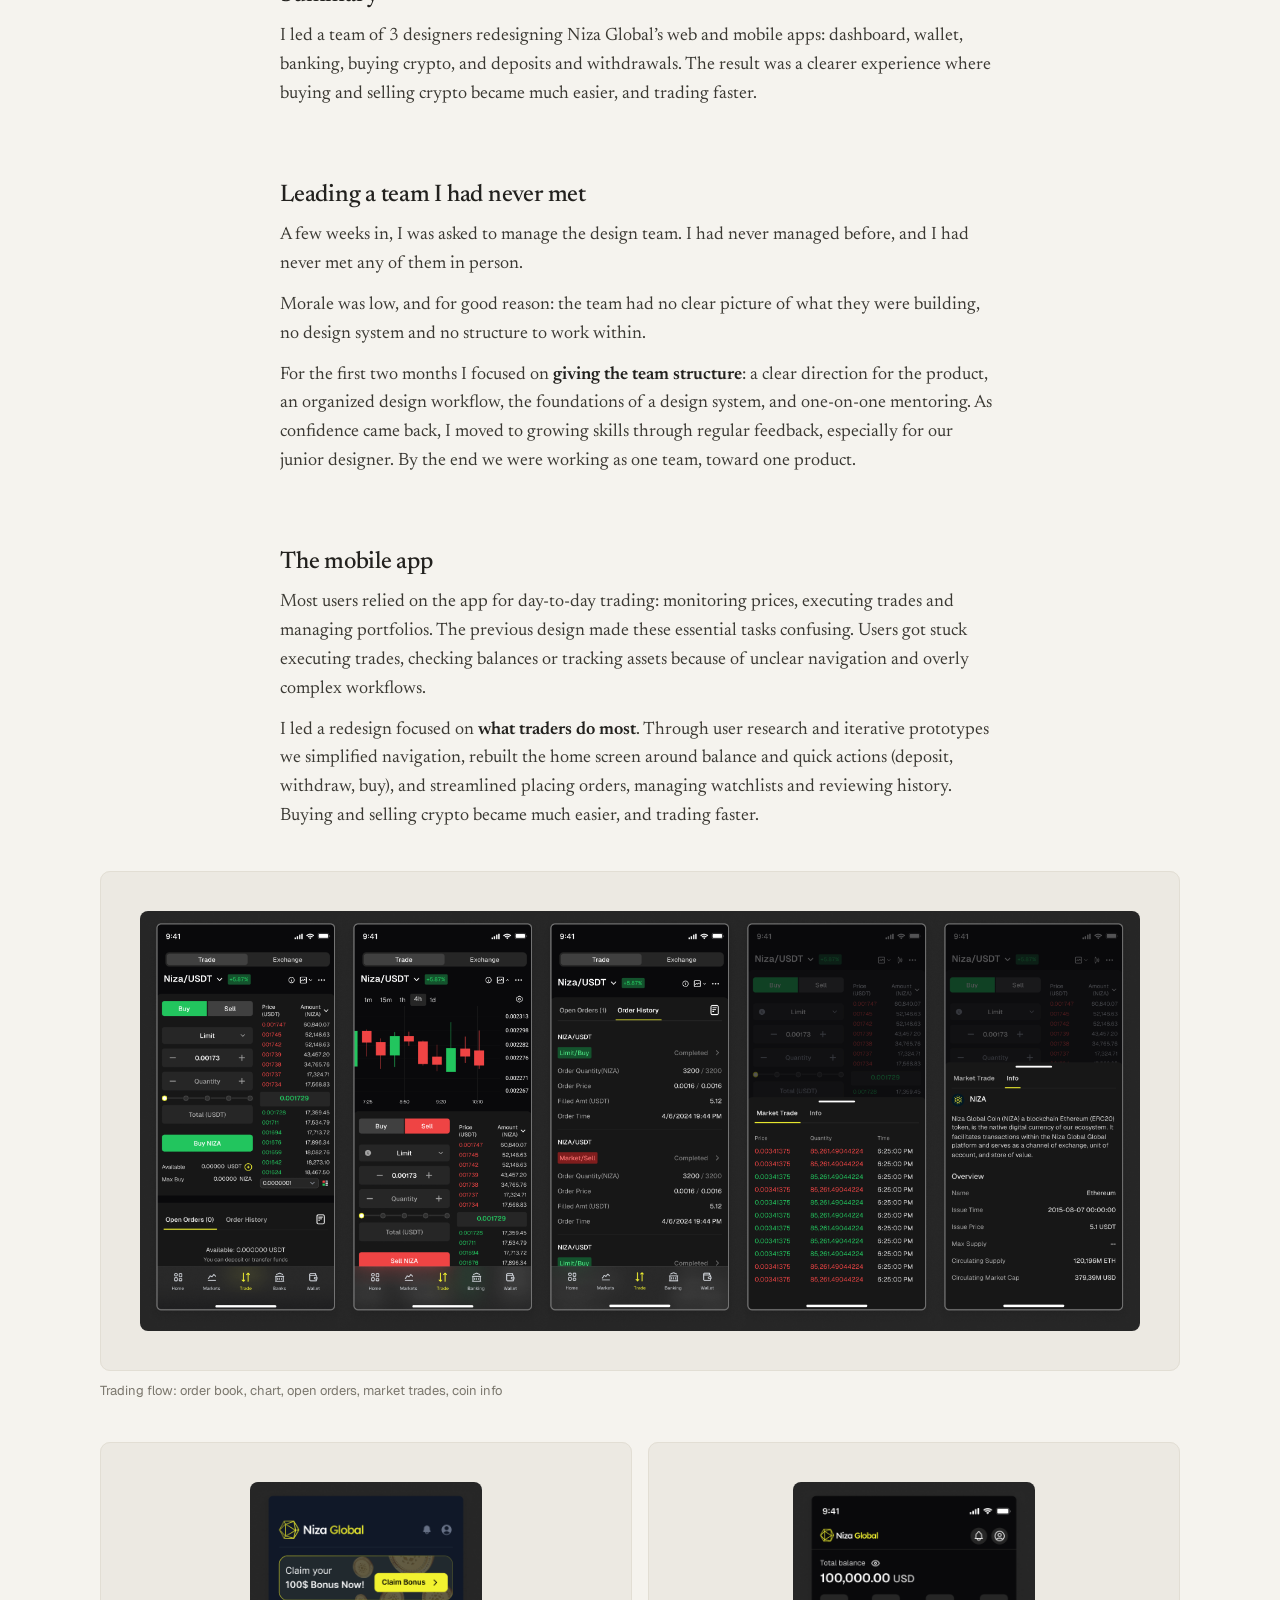
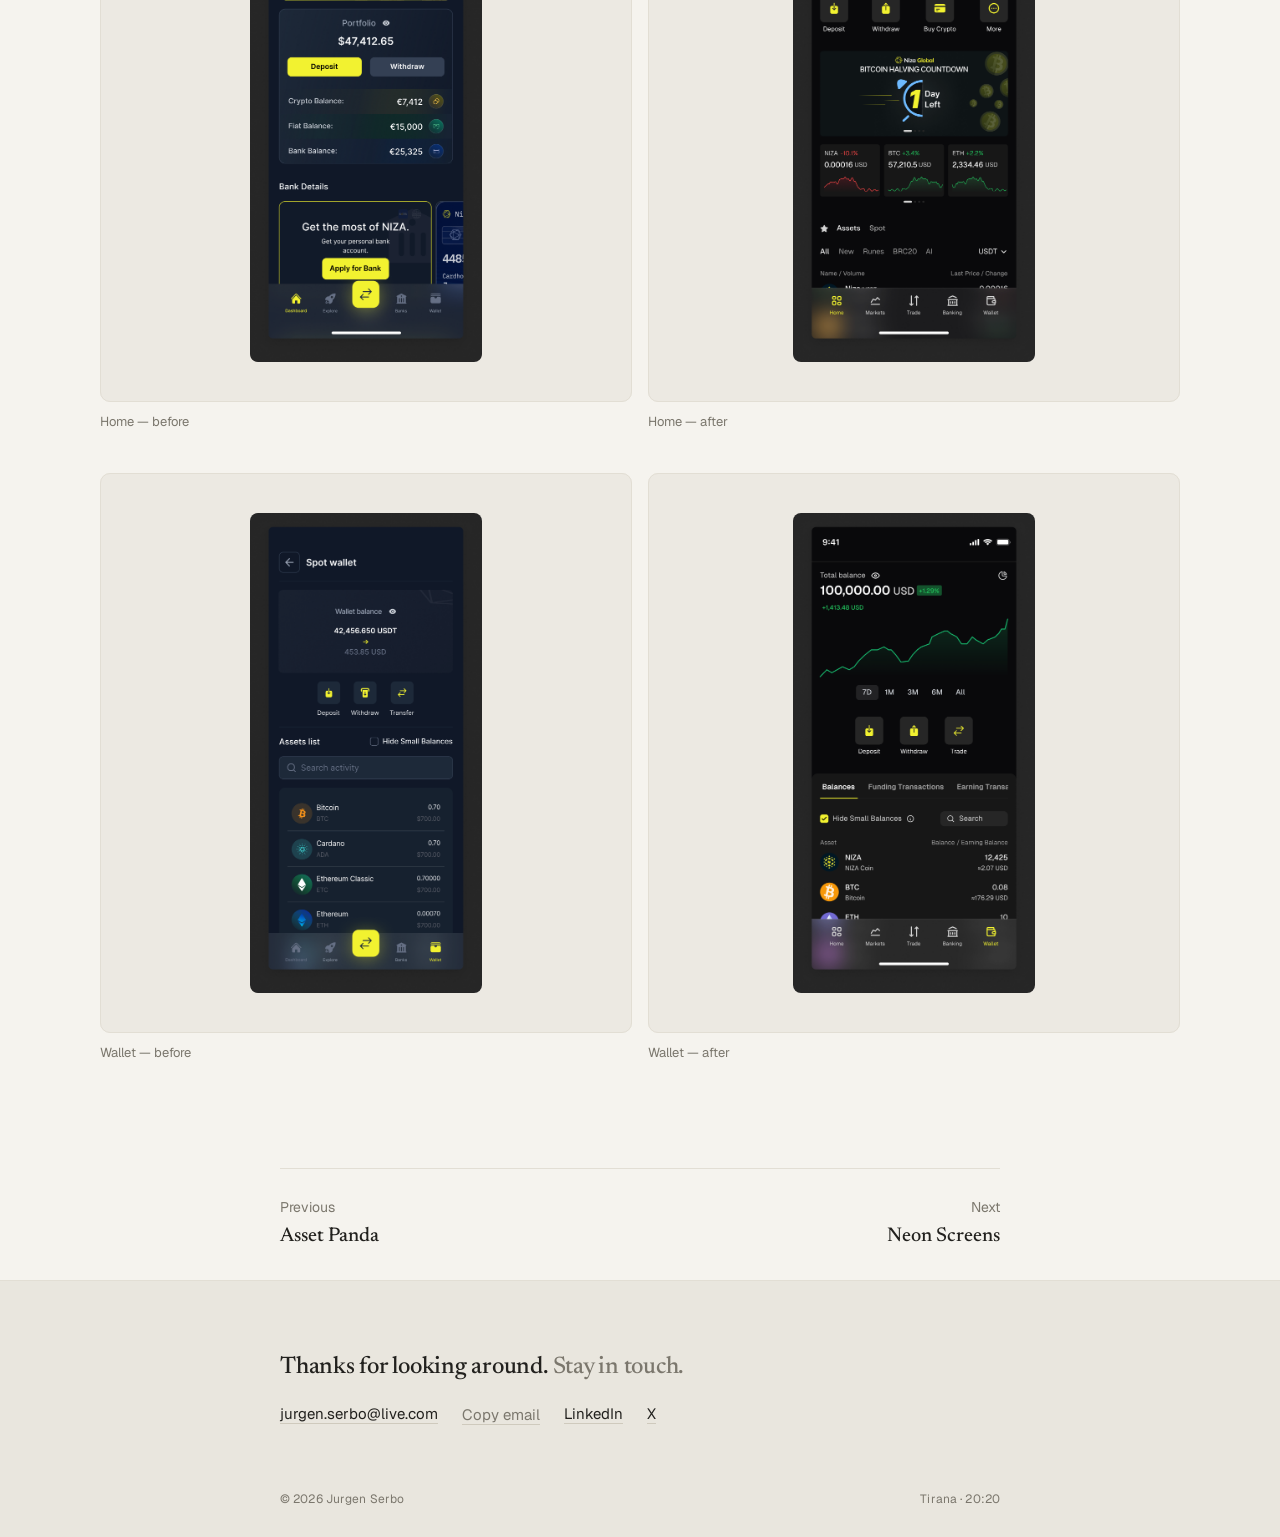
<file: niza-global.html>
<!doctype html>
<html lang="en">
<head>
  <meta charset="utf-8">
  <meta name="viewport" content="width=device-width, initial-scale=1">
  <title>Niza Global — Jurgen Serbo</title>
  <meta name="description" content="Case study: leading a team of three designers to redesign Niza Global’s crypto exchange and banking platform across web and mobile.">
  <meta name="theme-color" content="#f5f3ee">
  <script src="assets/js/theme.js"></script>
  <link rel="preconnect" href="https://fonts.googleapis.com">
  <link rel="preconnect" href="https://fonts.gstatic.com" crossorigin>
  <link href="https://fonts.googleapis.com/css2?family=Geist:wght@400;500;600&family=Newsreader:ital,opsz,wght@0,6..72,300..700;1,6..72,300..700&display=swap" rel="stylesheet">
  <link rel="stylesheet" href="assets/css/style.css">
  <link rel="icon" href="data:image/svg+xml,%3Csvg xmlns='http://www.w3.org/2000/svg' viewBox='0 0 32 32'%3E%3Ccircle cx='16' cy='16' r='16' fill='%2322211e'/%3E%3Ctext x='16' y='22' text-anchor='middle' font-family='Georgia' font-size='18' fill='%23f5f3ee'%3EJ%3C/text%3E%3C/svg%3E">
</head>
<body data-page="case">
  <a class="skip-link" href="#main">Skip to content</a>
  <header data-header></header>

  <main id="main">
    <article class="wrap">
      <header class="case-top">
        <a class="back-link" href="index.html#niza-global">← All work</a>
        <div class="logo" style="--logo-bg:#e6f03a;--logo-fg:#141412" aria-hidden="true">N</div>
        <h1>Niza Global</h1>
        <p class="project__role">Design Lead</p>
        <p class="case-lede">A digital platform that combines cryptocurrency exchange services with online banking. It supports multiple currencies and secure, scalable digital-asset trading, plus its own coin, NIZA, built on Ethereum for transactions inside the platform.</p>
        <dl class="meta-grid">
          <div><dt>Client</dt><dd>Niza Global</dd></div>
          <div><dt>Services</dt><dd>Design leadership, Product Design</dd></div>
          <div><dt>Industry</dt><dd>Fintech</dd></div>
          <div><dt>Date</dt><dd>Apr 2024 — Jan 2025</dd></div>
        </dl>
      </header>

      <figure class="figure figure--wide">
        <div class="figure__frame" data-zoom><img src="assets/img/niza-hero.png" width="1344" height="880" alt="Niza Global web dashboard with portfolio balance, asset allocation chart and recent transactions" fetchpriority="high"></div>
        <figcaption>Web dashboard: portfolio, asset allocation and recent transactions in one view.</figcaption>
      </figure>

      <section class="case-section fade">
        <h2>Deliverables</h2>
        <ul class="tags">
          <li>User flows</li><li>Information architecture</li><li>Low fi</li><li>High fi</li><li>Design system</li>
        </ul>
      </section>

      <section class="case-section fade">
        <h2>Summary</h2>
        <p>I led a team of 3 designers redesigning Niza Global’s web and mobile apps: dashboard, wallet, banking, buying crypto, and deposits and withdrawals. The result was a clearer experience where buying and selling crypto became much easier, and trading faster.</p>
      </section>

      <section class="case-section fade">
        <h2>Leading a team I had never met</h2>
        <p>A few weeks in, I was asked to manage the design team. I had never managed before, and I had never met any of them in person.</p>
        <p>Morale was low, and for good reason: the team had no clear picture of what they were building, no design system and no structure to work within.</p>
        <p>For the first two months I focused on <strong>giving the team structure</strong>: a clear direction for the product, an organized design workflow, the foundations of a design system, and one-on-one mentoring. As confidence came back, I moved to growing skills through regular feedback, especially for our junior designer. By the end we were working as one team, toward one product.</p>
      </section>

      <section class="case-section fade">
        <h2>The mobile app</h2>
        <p>Most users relied on the app for day-to-day trading: monitoring prices, executing trades and managing portfolios. The previous design made these essential tasks confusing. Users got stuck executing trades, checking balances or tracking assets because of unclear navigation and overly complex workflows.</p>
        <p>I led a redesign focused on <strong>what traders do most</strong>. Through user research and iterative prototypes we simplified navigation, rebuilt the home screen around balance and quick actions (deposit, withdraw, buy), and streamlined placing orders, managing watchlists and reviewing history. Buying and selling crypto became much easier, and trading faster.</p>

        <figure class="figure figure--wide">
          <div class="figure__frame figure__frame--pad" data-zoom><img src="assets/img/niza-trade.png" width="1655" height="696" alt="Five mobile trading screens: order book, chart, open orders, market trades and coin info" loading="lazy"></div>
          <figcaption>Trading flow: order book, chart, open orders, market trades, coin info</figcaption>
        </figure>

        <div class="pair figure figure--wide">
          <figure>
            <div class="figure__frame figure__frame--pad" data-zoom><img src="assets/img/niza-dash-before.png" width="556" height="1149" alt="Previous mobile dashboard with portfolio balance, bonus banner and bank details" loading="lazy"></div>
            <figcaption>Home — before</figcaption>
          </figure>
          <figure>
            <div class="figure__frame figure__frame--pad" data-zoom><img src="assets/img/niza-dash-after.png" width="578" height="1149" alt="Redesigned mobile home with total balance, quick actions, halving countdown and market list" loading="lazy"></div>
            <figcaption>Home — after</figcaption>
          </figure>
        </div>

        <div class="pair figure figure--wide">
          <figure>
            <div class="figure__frame figure__frame--pad" data-zoom><img src="assets/img/niza-wallet-before.png" width="556" height="1149" alt="Previous spot wallet screen with wallet balance and assets list" loading="lazy"></div>
            <figcaption>Wallet — before</figcaption>
          </figure>
          <figure>
            <div class="figure__frame figure__frame--pad" data-zoom><img src="assets/img/niza-wallet-after.png" width="578" height="1149" alt="Redesigned wallet with balance chart, balances tab and recent activities" loading="lazy"></div>
            <figcaption>Wallet — after</figcaption>
          </figure>
        </div>
      </section>

      <nav class="next-project" aria-label="More case studies">
        <a href="asset-panda.html"><span class="meta">Previous</span><span class="name">Asset Panda</span></a>
        <a href="neon-screens.html"><span class="meta">Next</span><span class="name">Neon Screens</span></a>
      </nav>
    </article>
  </main>

  <footer data-footer></footer>
  <script src="assets/js/main.js"></script>
</body>
</html>
</file>
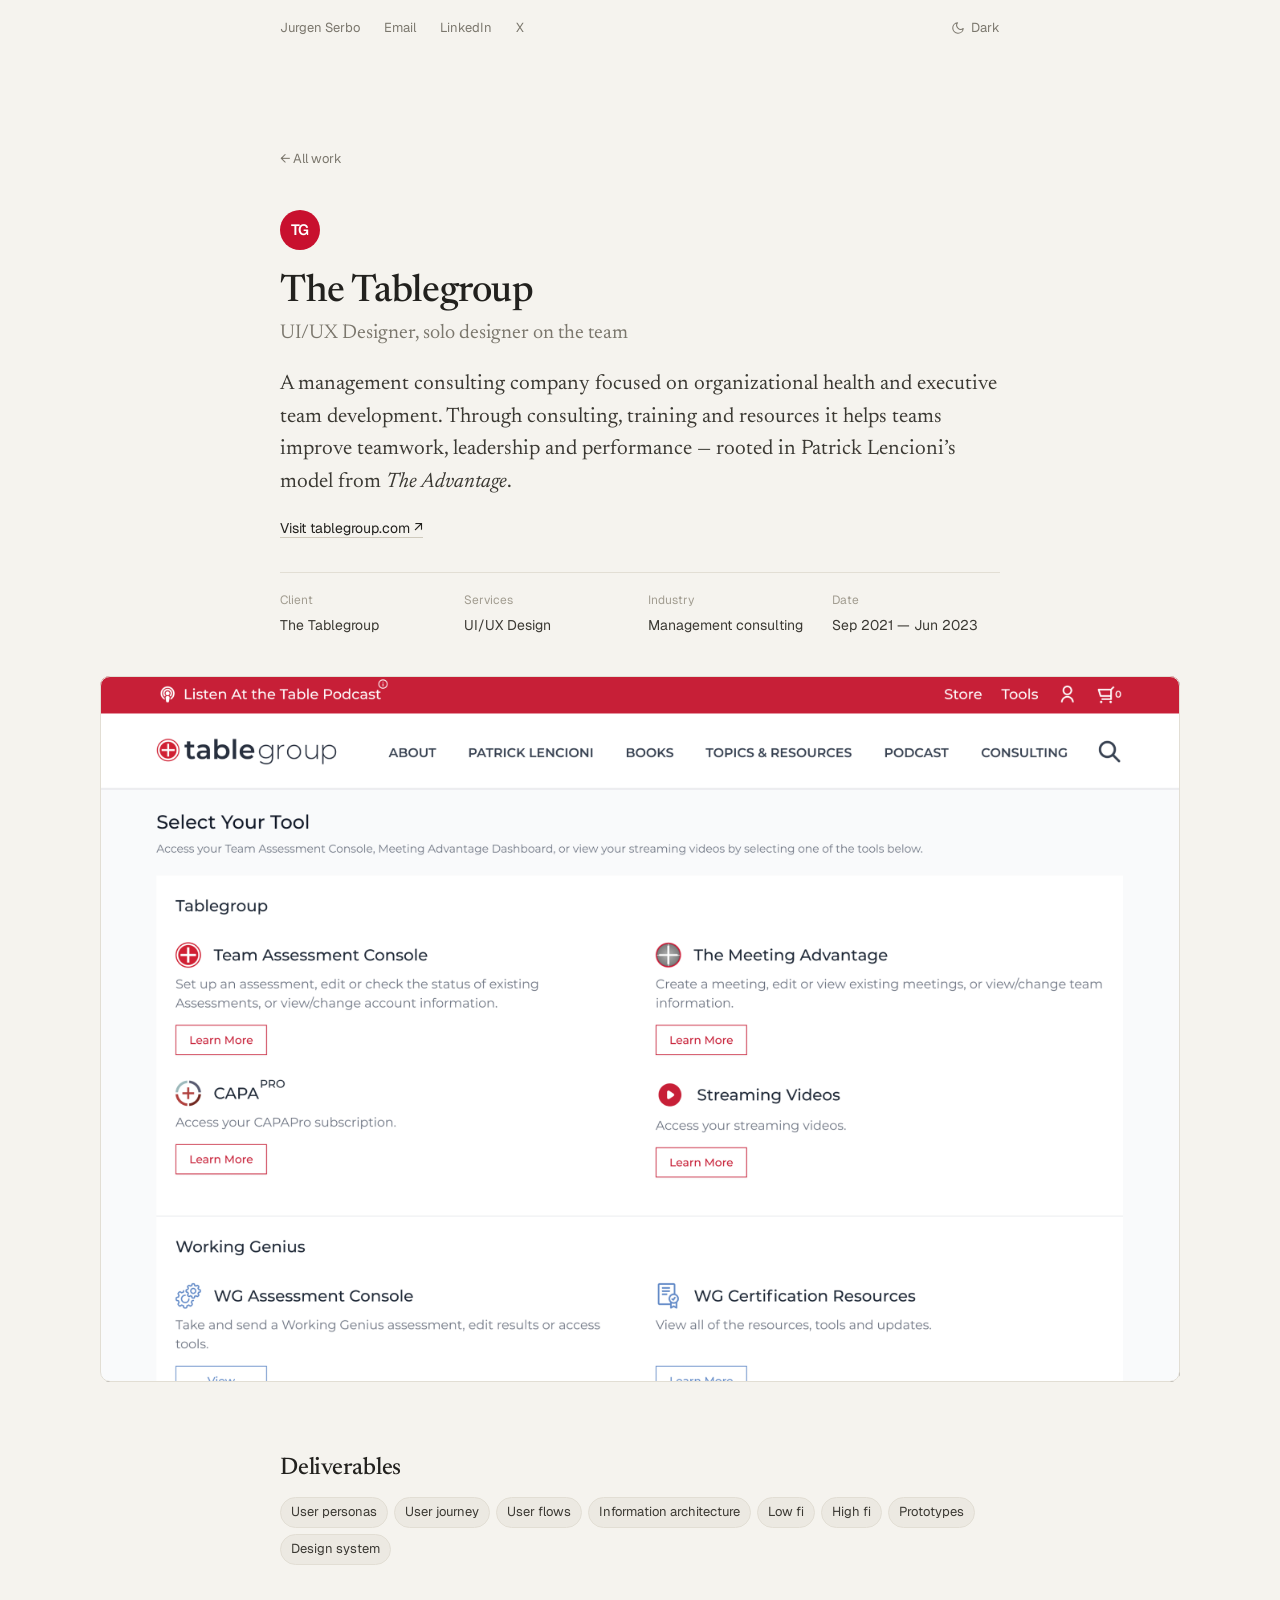
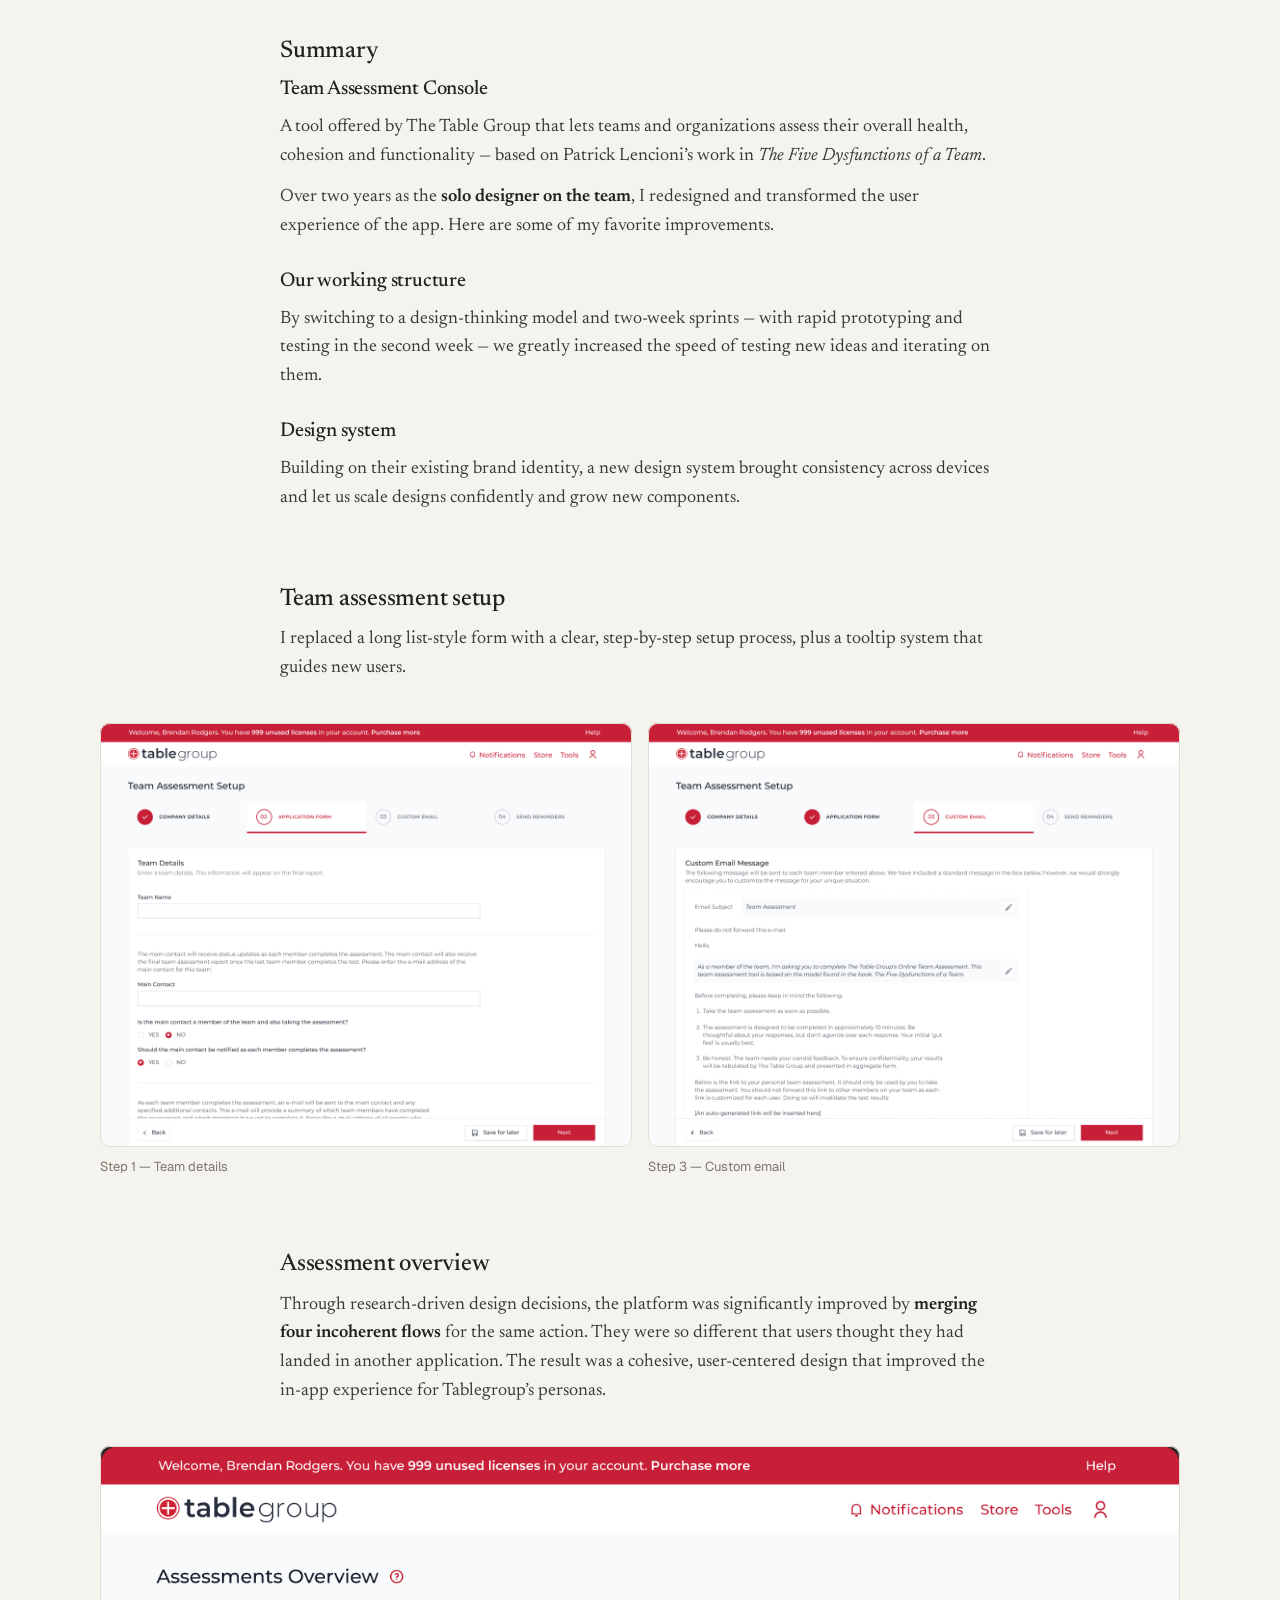
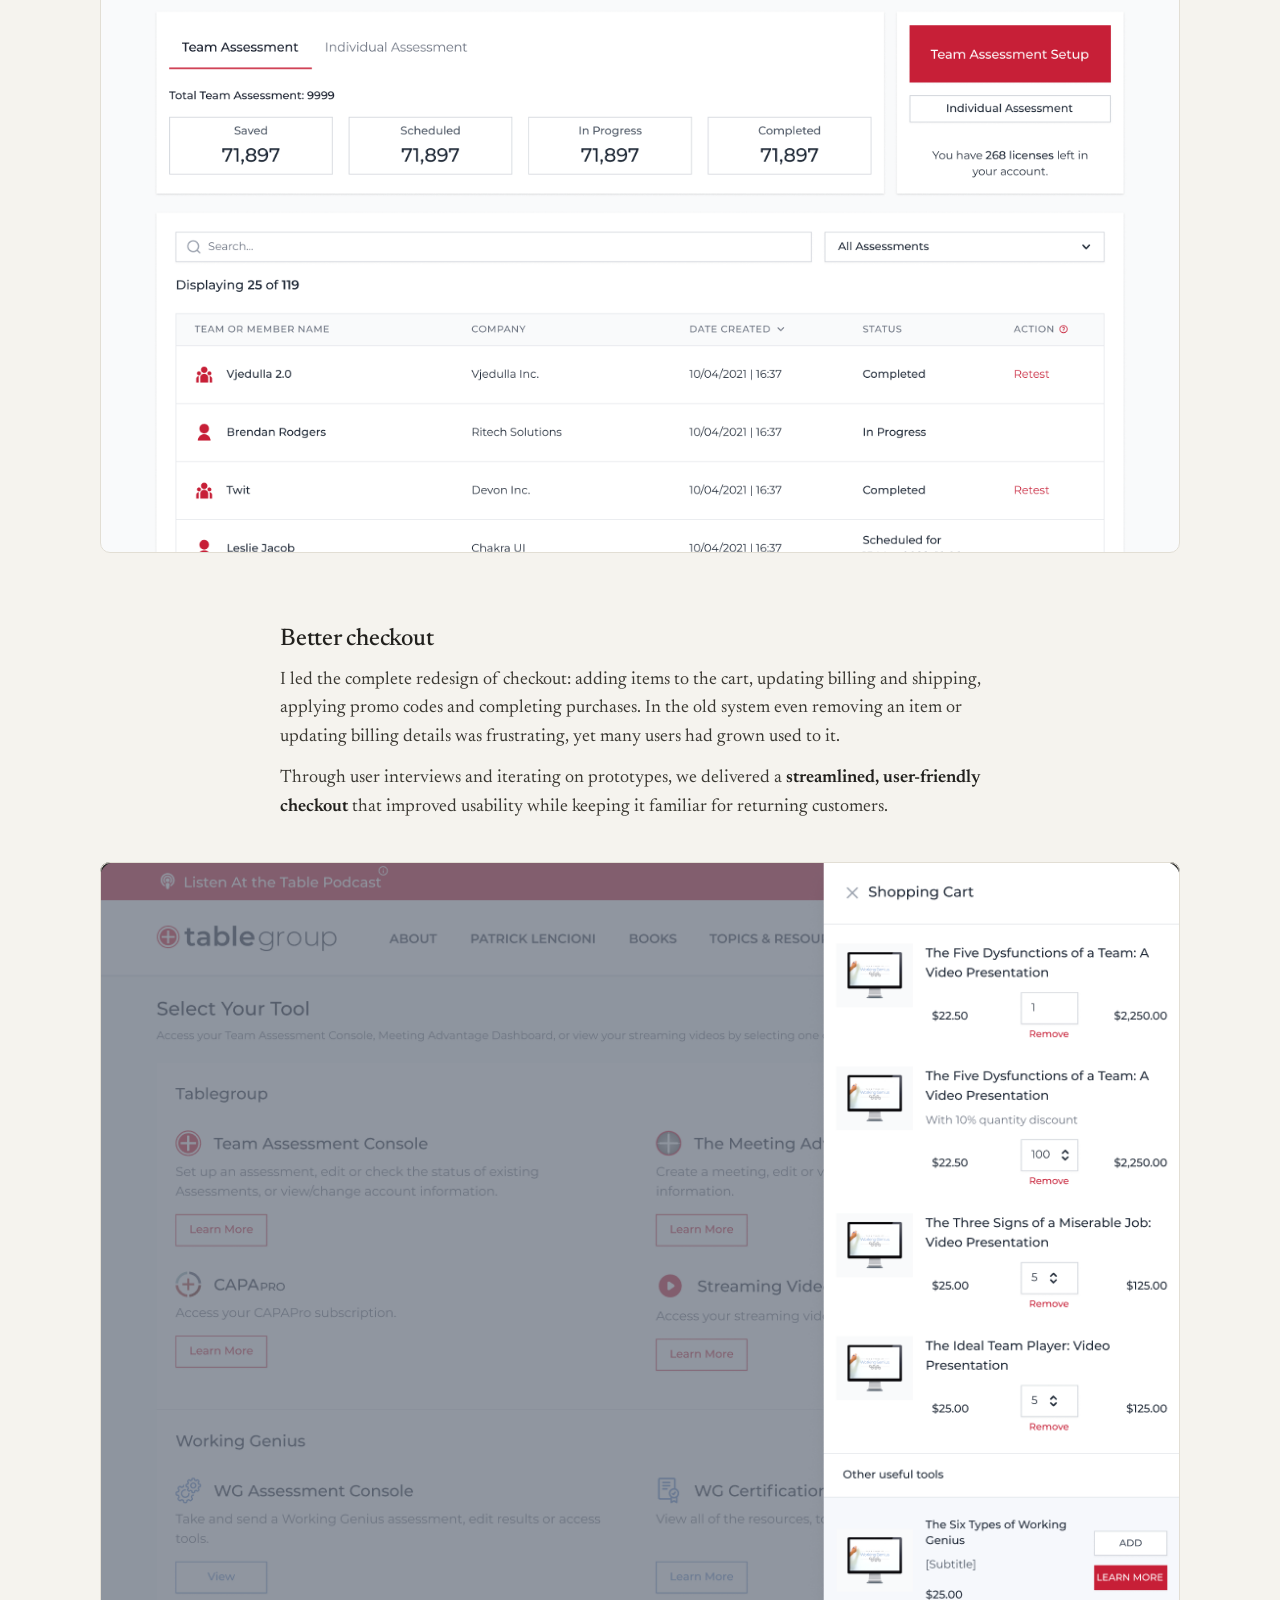
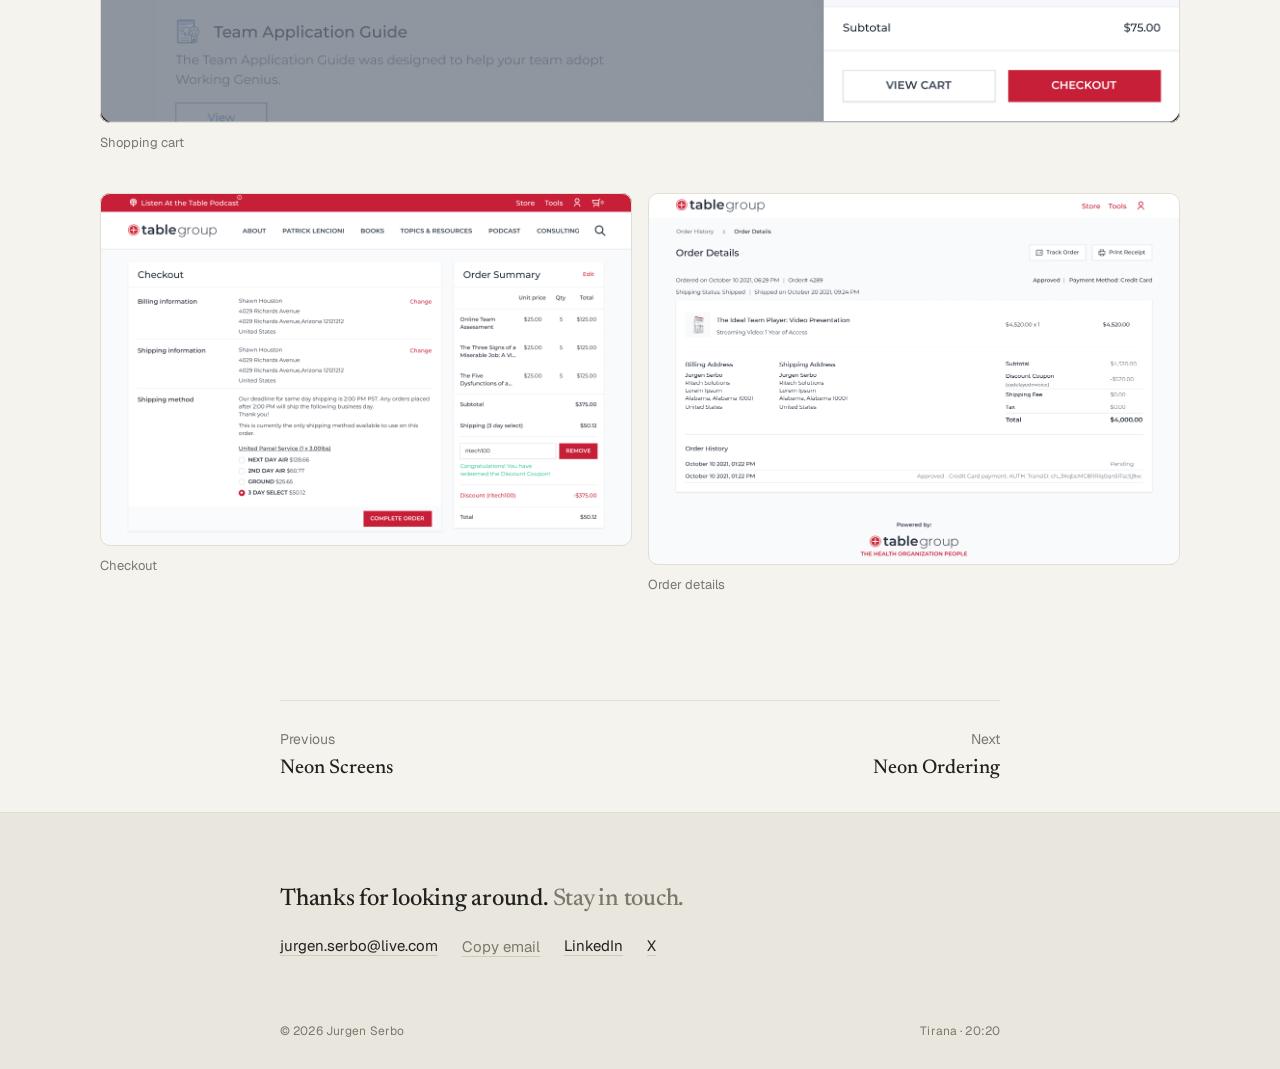
<file: the-tablegroup.html>
<!doctype html>
<html lang="en">
<head>
  <meta charset="utf-8">
  <meta name="viewport" content="width=device-width, initial-scale=1">
  <title>The Tablegroup — Jurgen Serbo</title>
  <meta name="description" content="Case study: redesigning The Table Group’s Team Assessment Console and checkout as a solo designer over two years.">
  <meta name="theme-color" content="#f5f3ee">
  <script src="assets/js/theme.js"></script>
  <link rel="preconnect" href="https://fonts.googleapis.com">
  <link rel="preconnect" href="https://fonts.gstatic.com" crossorigin>
  <link href="https://fonts.googleapis.com/css2?family=Geist:wght@400;500;600&family=Newsreader:ital,opsz,wght@0,6..72,300..700;1,6..72,300..700&display=swap" rel="stylesheet">
  <link rel="stylesheet" href="assets/css/style.css">
  <link rel="icon" href="data:image/svg+xml,%3Csvg xmlns='http://www.w3.org/2000/svg' viewBox='0 0 32 32'%3E%3Ccircle cx='16' cy='16' r='16' fill='%2322211e'/%3E%3Ctext x='16' y='22' text-anchor='middle' font-family='Georgia' font-size='18' fill='%23f5f3ee'%3EJ%3C/text%3E%3C/svg%3E">
</head>
<body data-page="case">
  <a class="skip-link" href="#main">Skip to content</a>
  <header data-header></header>

  <main id="main">
    <article class="wrap">
      <header class="case-top">
        <a class="back-link" href="index.html#the-tablegroup">← All work</a>
        <div class="logo" style="--logo-bg:#c8102e;--logo-fg:#fff" aria-hidden="true">TG</div>
        <h1>The Tablegroup</h1>
        <p class="project__role">UI/UX Designer, solo designer on the team</p>
        <p class="case-lede">A management consulting company focused on organizational health and executive team development. Through consulting, training and resources it helps teams improve teamwork, leadership and performance — rooted in Patrick Lencioni’s model from <em>The Advantage</em>.</p>
        <div class="project__more"><a class="text-link" href="https://www.tablegroup.com" target="_blank" rel="noopener">Visit tablegroup.com ↗</a></div>
        <dl class="meta-grid">
          <div><dt>Client</dt><dd>The Tablegroup</dd></div>
          <div><dt>Services</dt><dd>UI/UX Design</dd></div>
          <div><dt>Industry</dt><dd>Management consulting</dd></div>
          <div><dt>Date</dt><dd>Sep 2021 — Jun 2023</dd></div>
        </dl>
      </header>

      <figure class="figure figure--wide">
        <div class="figure__frame" data-zoom><img src="assets/img/tg-hero.png" width="1345" height="879" alt="The Table Group ‘Select your tool’ page listing the Team Assessment Console, Meeting Advantage and Working Genius tools" fetchpriority="high"></div>
      </figure>

      <section class="case-section fade">
        <h2>Deliverables</h2>
        <ul class="tags">
          <li>User personas</li><li>User journey</li><li>User flows</li><li>Information architecture</li>
          <li>Low fi</li><li>High fi</li><li>Prototypes</li><li>Design system</li>
        </ul>
      </section>

      <section class="case-section fade">
        <h2>Summary</h2>
        <h3>Team Assessment Console</h3>
        <p>A tool offered by The Table Group that lets teams and organizations assess their overall health, cohesion and functionality — based on Patrick Lencioni’s work in <em>The Five Dysfunctions of a Team</em>.</p>
        <p>Over two years as the <strong>solo designer on the team</strong>, I redesigned and transformed the user experience of the app. Here are some of my favorite improvements.</p>

        <h3>Our working structure</h3>
        <p>By switching to a design-thinking model and two-week sprints — with rapid prototyping and testing in the second week — we greatly increased the speed of testing new ideas and iterating on them.</p>

        <h3>Design system</h3>
        <p>Building on their existing brand identity, a new design system brought consistency across devices and let us scale designs confidently and grow new components.</p>
      </section>

      <section class="case-section fade">
        <h2>Team assessment setup</h2>
        <p>I replaced a long list-style form with a clear, step-by-step setup process, plus a tooltip system that guides new users.</p>
        <div class="pair figure figure--wide">
          <figure>
            <div class="figure__frame" data-zoom><img src="assets/img/tg-setup.png" width="1104" height="880" alt="Team Assessment Setup step one: team details, main contact and member emails" loading="lazy"></div>
            <figcaption>Step 1 — Team details</figcaption>
          </figure>
          <figure>
            <div class="figure__frame" data-zoom><img src="assets/img/tg-email.png" width="1104" height="880" alt="Team Assessment Setup step three: custom email message to team members" loading="lazy"></div>
            <figcaption>Step 3 — Custom email</figcaption>
          </figure>
        </div>
      </section>

      <section class="case-section fade">
        <h2>Assessment overview</h2>
        <p>Through research-driven design decisions, the platform was significantly improved by <strong>merging four incoherent flows</strong> for the same action. They were so different that users thought they had landed in another application. The result was a cohesive, user-centered design that improved the in-app experience for Tablegroup’s personas.</p>
        <figure class="figure figure--wide">
          <div class="figure__frame" data-zoom><img src="assets/img/tg-overview.png" width="1344" height="880" alt="Assessments Overview dashboard with saved, scheduled, in-progress and completed counts and an assessments table" loading="lazy"></div>
        </figure>
      </section>

      <section class="case-section fade">
        <h2>Better checkout</h2>
        <p>I led the complete redesign of checkout: adding items to the cart, updating billing and shipping, applying promo codes and completing purchases. In the old system even removing an item or updating billing details was frustrating, yet many users had grown used to it.</p>
        <p>Through user interviews and iterating on prototypes, we delivered a <strong>streamlined, user-friendly checkout</strong> that improved usability while keeping it familiar for returning customers.</p>
        <figure class="figure figure--wide">
          <div class="figure__frame" data-zoom><img src="assets/img/tg-tools.png" width="1104" height="880" alt="Store page with the shopping cart drawer open" loading="lazy"></div>
          <figcaption>Shopping cart</figcaption>
        </figure>
        <div class="pair figure figure--wide">
          <figure>
            <div class="figure__frame" data-zoom><img src="assets/img/tg-checkout.png" width="1104" height="732" alt="Checkout page with billing, shipping method and order summary" loading="lazy"></div>
            <figcaption>Checkout</figcaption>
          </figure>
          <figure>
            <div class="figure__frame" data-zoom><img src="assets/img/tg-order.png" width="1104" height="771" alt="Order details page with order history and totals" loading="lazy"></div>
            <figcaption>Order details</figcaption>
          </figure>
        </div>
      </section>

      <nav class="next-project" aria-label="More case studies">
        <a href="neon-screens.html"><span class="meta">Previous</span><span class="name">Neon Screens</span></a>
        <a href="neon-ordering.html"><span class="meta">Next</span><span class="name">Neon Ordering</span></a>
      </nav>
    </article>
  </main>

  <footer data-footer></footer>
  <script src="assets/js/main.js"></script>
</body>
</html>
</file>
<file: assets/css/style.css>
/* ==========================================================================
   Jurgen Serbo — Portfolio
   Quiet, reading-first layout: tokens → base → chrome → home → case → bits
   ========================================================================== */

:root {
  --bg: #f5f3ee;
  --bg-deep: #e9e6de;
  --surface: #ecE9e2;
  --line: #e2ded4;
  --line-strong: #cfcabd;
  --text: #22211e;
  --text-soft: #3b3933;
  --muted: #7b776d;
  --faint: #a29d91;
  --glow-a: #ffd28a;
  --glow-b: #ffb59a;
  --shadow: 0 1px 2px rgba(40, 35, 20, 0.06), 0 8px 24px -12px rgba(40, 35, 20, 0.18);

  --font-sans: "Geist", ui-sans-serif, system-ui, sans-serif;
  --font-serif: "Newsreader", ui-serif, Georgia, serif;
  --font-mono: "Geist Mono", ui-monospace, "SF Mono", Menlo, monospace;

  --read: 720px;
  --wide: 1080px;
  --gutter: clamp(20px, 5vw, 40px);
  --bar-h: 64px;
  --inset: max(var(--gutter), calc((100vw - var(--read)) / 2));
  --ease: cubic-bezier(0.22, 1, 0.36, 1);

  color-scheme: light;
}

:root[data-theme="dark"] {
  --bg: #141412;
  --bg-deep: #0e0e0d;
  --surface: #1d1c1a;
  --line: #2a2926;
  --line-strong: #3a3934;
  --text: #ebe8e1;
  --text-soft: #d6d2c9;
  --muted: #9a958a;
  --faint: #6f6b62;
  --glow-a: #8a5a1c;
  --glow-b: #7a3a28;
  --shadow: 0 1px 2px rgba(0, 0, 0, 0.3), 0 10px 30px -14px rgba(0, 0, 0, 0.7);
  color-scheme: dark;
}

/* ---------- Base ---------- */
*,
*::before,
*::after { box-sizing: border-box; }

html { -webkit-text-size-adjust: 100%; scroll-behavior: smooth; scroll-padding-top: calc(var(--bar-h) + 24px); }

body {
  margin: 0;
  background: var(--bg);
  color: var(--text);
  font-family: var(--font-serif);
  font-size: 18px;
  line-height: 1.6;
  font-optical-sizing: auto;
  -webkit-font-smoothing: antialiased;
  text-rendering: optimizeLegibility;
  overflow-x: hidden;
}

img { display: block; max-width: 100%; height: auto; }
a { color: inherit; text-decoration: none; }
button { font: inherit; color: inherit; background: none; border: 0; padding: 0; cursor: pointer; }
p { margin: 0; }
h1, h2, h3, h4 { margin: 0; font-weight: 400; letter-spacing: -0.01em; line-height: 1.2; }
ul, ol { margin: 0; padding: 0; list-style: none; }

::selection { background: var(--glow-a); color: #22211e; }

:focus-visible { outline: 2px solid var(--text); outline-offset: 3px; border-radius: 4px; }

.skip-link {
  position: fixed; top: 12px; left: 12px; z-index: 200;
  padding: 8px 14px; border-radius: 6px;
  background: var(--text); color: var(--bg);
  font-family: var(--font-sans); font-size: 14px;
  transform: translateY(-200%);
  transition: transform 0.25s var(--ease);
}
.skip-link:focus { transform: none; }

.wrap { width: 100%; max-width: calc(var(--read) + var(--gutter) * 2); margin-inline: auto; padding-inline: var(--gutter); }
.wrap--wide { max-width: calc(var(--wide) + var(--gutter) * 2); }

.sans { font-family: var(--font-sans); }
.meta { font-family: var(--font-sans); font-size: 14px; line-height: 1.55; color: var(--muted); }
.meta--sm { font-size: 12px; letter-spacing: 0.01em; }

.text-link {
  text-decoration: underline;
  text-decoration-color: var(--line-strong);
  text-decoration-thickness: 1px;
  text-underline-offset: 4px;
  transition: text-decoration-color 0.2s;
}
.text-link:hover { text-decoration-color: currentColor; }

/* ---------- Header ---------- */
.site-header { padding-block: 18px; }
.site-header__inner { display: flex; align-items: center; justify-content: space-between; gap: 16px; }
.site-header nav { display: flex; flex-wrap: wrap; gap: 4px 24px; }
.site-header a,
.theme-toggle {
  font-family: var(--font-sans); font-size: 13px; color: var(--muted);
  transition: color 0.2s;
}
.site-header a:hover,
.theme-toggle:hover { color: var(--text); }
.site-header a[aria-current="page"] { color: var(--text); }
.theme-toggle { display: inline-flex; align-items: center; gap: 6px; }
.theme-toggle svg { width: 14px; height: 14px; }
.theme-toggle .i-sun { display: none; }
:root[data-theme="dark"] .theme-toggle .i-sun { display: block; }
:root[data-theme="dark"] .theme-toggle .i-moon { display: none; }

/* ---------- Intro ---------- */
.intro { padding-top: clamp(64px, 12vw, 120px); padding-bottom: clamp(40px, 6vw, 64px); }
.intro h1 { font-size: clamp(28px, 3.4vw, 34px); font-weight: 450; color: var(--text); }
.intro__bio { margin-top: 14px; max-width: 640px; font-size: clamp(19px, 2vw, 22px); line-height: 1.45; color: var(--text-soft); }
.intro__status { margin-top: 22px; display: inline-flex; align-items: center; gap: 8px; }
.intro__status::before { content: ""; width: 7px; height: 7px; border-radius: 50%; background: #5cb85c; box-shadow: 0 0 0 3px color-mix(in srgb, #5cb85c 22%, transparent); }

.glow {
  height: clamp(70px, 12vw, 120px);
  background:
    radial-gradient(60% 100% at 50% 100%, color-mix(in srgb, var(--glow-a) 85%, transparent), transparent 70%),
    radial-gradient(35% 80% at 70% 100%, color-mix(in srgb, var(--glow-b) 55%, transparent), transparent 70%);
  pointer-events: none;
}

/* ---------- Sticky timeline bar ---------- */
.timeline {
  position: sticky; top: 0; z-index: 40;
  background: color-mix(in srgb, var(--bg) 96%, transparent);
  backdrop-filter: blur(12px); -webkit-backdrop-filter: blur(12px);
  border-block: 1px solid var(--line);
}
.timeline__scroller {
  display: flex; align-items: center; gap: clamp(20px, 3vw, 36px);
  height: var(--bar-h);
  overflow-x: auto;
  scrollbar-width: none;
  mask-image: linear-gradient(90deg, #000 88%, transparent);
  -webkit-mask-image: linear-gradient(90deg, #000 88%, transparent);
  padding-inline: var(--inset) 64px;
}
.timeline__scroller::-webkit-scrollbar { display: none; }
.timeline a {
  flex-shrink: 0;
  display: grid; gap: 1px;
  font-family: var(--font-sans); font-size: 13px; line-height: 1.35;
  color: var(--muted);
  transition: color 0.2s;
}
.timeline a span:first-child { color: var(--text-soft); transition: color 0.2s; }
.timeline a span:last-child { color: var(--faint); font-variant-numeric: tabular-nums; }
.timeline a:hover span,
.timeline a.is-active span { color: var(--text); }
.timeline a.is-active span:last-child { color: var(--muted); }
.timeline__divider { flex-shrink: 0; width: 1px; height: 28px; background: var(--line-strong); }

/* ---------- Project sections ---------- */
.project { padding-block: clamp(56px, 8vw, 88px); border-bottom: 1px solid var(--line); scroll-margin-top: calc(var(--bar-h) + 8px); }
.project:last-of-type { border-bottom: 0; }

.logo {
  width: 40px; height: 40px; border-radius: 50%;
  display: grid; place-items: center;
  background: var(--logo-bg, var(--text)); color: var(--logo-fg, var(--bg));
  font-family: var(--font-sans); font-size: 15px; font-weight: 600; letter-spacing: -0.02em;
  margin-bottom: 20px;
}
.project h2 { font-size: clamp(24px, 2.4vw, 27px); font-weight: 500; }
.project__role { margin-top: 2px; font-size: clamp(18px, 1.8vw, 20px); color: var(--muted); }
.project__facts { margin-top: 18px; display: grid; gap: 2px; }
.project__desc { margin-top: 18px; color: var(--text-soft); max-width: 660px; }
.project__desc + .project__desc { margin-top: 12px; }
.project__more { margin-top: 18px; display: flex; flex-wrap: wrap; gap: 6px 22px; }
.project__more a { font-family: var(--font-sans); font-size: 14px; }
.project__soon { font-family: var(--font-sans); font-size: 14px; color: var(--faint); }

/* ---------- Carousel ---------- */
.carousel { position: relative; margin-top: clamp(28px, 4vw, 40px); }
.carousel__track {
  display: flex; gap: 16px;
  overflow-x: auto;
  scroll-snap-type: x mandatory;
  scroll-padding-inline: var(--inset);
  padding-inline: var(--inset);
  padding-bottom: 6px;
  scrollbar-width: none;
}
.carousel__track::-webkit-scrollbar { display: none; }
.carousel__item { flex-shrink: 0; margin: 0; scroll-snap-align: start; }
.carousel__frame {
  height: clamp(220px, 34vw, 400px);
  border-radius: 10px;
  overflow: hidden;
  background: var(--surface);
  outline: 1px solid var(--line);
  outline-offset: -1px;
  cursor: zoom-in;
}
.carousel__frame img { height: 100%; width: auto; max-width: none; transition: transform 0.6s var(--ease); }
.carousel__frame:hover img { transform: scale(1.015); }
.carousel__item figcaption { margin-top: 10px; font-family: var(--font-sans); font-size: 13px; color: var(--muted); }

.carousel__btn {
  position: absolute; top: calc(clamp(220px, 34vw, 400px) / 2); right: max(12px, calc((100vw - var(--wide)) / 2 - 24px));
  transform: translateY(-50%);
  width: 40px; height: 40px; border-radius: 50%;
  display: grid; place-items: center;
  background: color-mix(in srgb, var(--bg) 82%, transparent);
  backdrop-filter: blur(10px); -webkit-backdrop-filter: blur(10px);
  border: 1px solid var(--line-strong);
  color: var(--text);
  box-shadow: var(--shadow);
  transition: opacity 0.2s, transform 0.2s var(--ease);
}
.carousel__btn:hover { transform: translateY(-50%) scale(1.06); }
.carousel__btn--prev { right: auto; left: max(12px, calc((100vw - var(--wide)) / 2 - 24px)); }
.carousel__btn svg { width: 16px; height: 16px; }
.carousel__btn[hidden] { display: none; }
@media (hover: none) { .carousel__btn { display: none; } }

/* single image (no carousel needed) */
.shot { margin: clamp(28px, 4vw, 40px) 0 0; }
.shot .carousel__frame { height: auto; }
.shot .carousel__frame img { width: 100%; height: auto; }
.shot figcaption { margin-top: 10px; font-family: var(--font-sans); font-size: 13px; color: var(--muted); }

/* ---------- About / principles ---------- */
.about { padding-block: clamp(64px, 9vw, 104px); border-top: 1px solid var(--line); }
.about__photo { margin: 0; max-width: 360px; }
.about__photo img { width: 100%; border-radius: 10px; }
.about__photo figcaption { margin-top: 10px; }
.about h2 { margin-top: clamp(40px, 6vw, 56px); font-size: 24px; font-weight: 500; }
.principles { margin-top: 20px; display: grid; gap: 14px; counter-reset: p; }
.principles li { display: grid; grid-template-columns: 28px 1fr; color: var(--text-soft); }
.principles li::before { counter-increment: p; content: counter(p, decimal-leading-zero); font-family: var(--font-sans); font-size: 11px; color: var(--faint); padding-top: 6px; }

/* ---------- Footer ---------- */
.site-footer { background: var(--bg-deep); border-top: 1px solid var(--line); padding-block: clamp(48px, 7vw, 72px) 28px; }
.site-footer h2 { font-size: 24px; font-weight: 500; }
.site-footer h2 span { color: var(--muted); }
.footer-links { margin-top: 20px; display: flex; flex-wrap: wrap; gap: 8px 24px; font-family: var(--font-sans); font-size: 15px; }
.footer-links button { font-family: var(--font-sans); font-size: 15px; }
.footer-bottom { margin-top: clamp(40px, 6vw, 64px); display: flex; flex-wrap: wrap; justify-content: space-between; gap: 8px; }

/* ---------- Case study pages ---------- */
.case-top { padding-top: clamp(48px, 8vw, 88px); }
.back-link { font-family: var(--font-sans); font-size: 13px; color: var(--muted); transition: color 0.2s; }
.back-link:hover { color: var(--text); }
.case-top .logo { margin-top: 36px; }
.case-top h1 { font-size: clamp(30px, 3.6vw, 38px); font-weight: 500; }
.case-lede { margin-top: 20px; font-size: clamp(19px, 2vw, 21px); line-height: 1.55; color: var(--text-soft); }

.meta-grid { display: grid; grid-template-columns: repeat(4, minmax(0, 1fr)); gap: 16px; margin: 32px 0 0; padding-top: 18px; border-top: 1px solid var(--line); }
.meta-grid dt { font-family: var(--font-sans); font-size: 12px; color: var(--faint); }
.meta-grid dd { margin: 4px 0 0; font-family: var(--font-sans); font-size: 14px; color: var(--text-soft); }
@media (max-width: 640px) { .meta-grid { grid-template-columns: repeat(2, minmax(0, 1fr)); } }

.case-section { padding-top: clamp(48px, 7vw, 72px); }
.case-section h2 { font-size: 24px; font-weight: 500; }
.case-section h3 { margin-top: 28px; font-size: 20px; font-weight: 500; }
.case-section p { margin-top: 12px; color: var(--text-soft); }
.case-section h2 + p, .case-section h2 + h3 { margin-top: 12px; }
.case-section strong { font-weight: 600; color: var(--text); }

.tags { margin-top: 14px; display: flex; flex-wrap: wrap; gap: 6px; }
.tags li { font-family: var(--font-sans); font-size: 13px; color: var(--text-soft); padding: 4px 10px; border: 1px solid var(--line); border-radius: 999px; background: var(--surface); }

.figure { margin: clamp(28px, 4vw, 40px) 0 0; }
.figure--wide { width: min(var(--wide), calc(100vw - var(--gutter) * 2)); position: relative; left: 50%; transform: translateX(-50%); }
.figure__frame {
  border-radius: 10px; overflow: hidden;
  background: var(--surface);
  outline: 1px solid var(--line); outline-offset: -1px;
  cursor: zoom-in;
}
.figure__frame img { width: 100%; }
.figure__frame--pad { padding: clamp(16px, 4vw, 40px); display: grid; place-items: center; }
.figure__frame--pad img { width: auto; max-height: 560px; border-radius: 8px; }
.figure figcaption { margin-top: 10px; font-family: var(--font-sans); font-size: 13px; color: var(--muted); }

.pair { display: grid; grid-template-columns: repeat(2, minmax(0, 1fr)); gap: 16px; }
.pair figure { margin: 0; }
.pair .figure__frame--pad img { max-height: 480px; }
@media (max-width: 640px) { .pair { grid-template-columns: 1fr; } }

.next-project { margin-top: clamp(64px, 9vw, 104px); padding-block: 28px; border-top: 1px solid var(--line); display: flex; justify-content: space-between; gap: 16px; flex-wrap: wrap; }
.next-project a { display: grid; gap: 2px; }
.next-project a:last-child { text-align: right; margin-left: auto; }
.next-project .name { font-size: 20px; font-weight: 500; transition: color 0.2s; }
.next-project a:hover .name { color: var(--muted); }

/* ---------- Coming soon ---------- */
.soon { padding-block: clamp(80px, 14vw, 160px); }
.soon img { width: 72px; margin-bottom: 24px; }
.soon h1 { font-size: clamp(28px, 3.4vw, 34px); font-weight: 500; }
.soon p { margin-top: 12px; color: var(--text-soft); }
.soon .project__more { margin-top: 24px; }

/* ---------- Lightbox ---------- */
.lightbox {
  position: fixed; inset: 0; z-index: 90;
  display: grid; place-items: center;
  padding: clamp(16px, 4vw, 56px);
  background: color-mix(in srgb, var(--bg) 92%, transparent);
  backdrop-filter: blur(6px); -webkit-backdrop-filter: blur(6px);
  opacity: 0; visibility: hidden;
  transition: opacity 0.3s var(--ease), visibility 0.3s;
  cursor: zoom-out;
}
.lightbox.is-open { opacity: 1; visibility: visible; }
.lightbox img { max-width: 100%; max-height: 100%; width: auto; border-radius: 10px; box-shadow: var(--shadow); }
.lightbox__close {
  position: absolute; top: 16px; right: 16px;
  width: 36px; height: 36px; border-radius: 50%;
  display: grid; place-items: center;
  border: 1px solid var(--line-strong); background: var(--bg); color: var(--text);
}
.lightbox__close svg { width: 16px; height: 16px; }

/* ---------- Motion ---------- */
.js .fade { opacity: 0; transform: translateY(12px); transition: opacity 0.8s var(--ease), transform 0.8s var(--ease); }
.js .fade.is-in { opacity: 1; transform: none; }

@media (prefers-reduced-motion: reduce) {
  html { scroll-behavior: auto; }
  *, *::before, *::after { transition-duration: 0.01ms !important; animation-duration: 0.01ms !important; }
  .fade { opacity: 1; transform: none; }
}

/* ---------- More work (grouped, case studies in progress) ---------- */
.mini-card__text { display: grid; min-width: 0; flex: 1; }
.mini-card__name { font-size: 17px; font-weight: 500; line-height: 1.3; }
.mini-card__text .meta { font-size: 13px; }
.mini-card__arrow { font-family: var(--font-sans); color: var(--faint); transition: transform 0.3s var(--ease), color 0.2s; }
.logo--sm { width: 30px; height: 30px; margin: 0; font-size: 11px; flex-shrink: 0; }

/* coming-soon project page */
.soon-badge { display: inline-flex; align-items: center; gap: 8px; margin-top: 18px; padding: 5px 12px 5px 6px; border-radius: 999px; border: 1px solid var(--line); background: var(--surface); }
.soon-badge img { width: 22px; height: auto; margin: 0; }
.other-soon { margin-top: clamp(56px, 8vw, 88px); padding-top: 28px; border-top: 1px solid var(--line); }
.other-soon h2 { font-size: 20px; font-weight: 500; }
.other-soon ul { margin-top: 14px; display: grid; }
.other-soon a { display: flex; align-items: center; gap: 12px; padding: 12px 0; border-bottom: 1px solid var(--line); }
.other-soon a:hover .mini-card__name { color: var(--muted); }

/* ---------- Case study extras (Asset Panda) ---------- */
.draft-note {
  margin-top: 28px; padding: 12px 16px;
  border: 1px dashed #d08a2e; border-radius: 10px;
  background: color-mix(in srgb, #ffcf7a 18%, transparent);
  font-family: var(--font-sans); font-size: 13px; line-height: 1.5; color: var(--text-soft);
}
.draft-note strong { color: var(--text); }

.case-section ul.bullets { margin-top: 14px; display: grid; gap: 10px; }
.case-section ul.bullets li { position: relative; padding-left: 20px; color: var(--text-soft); }
.case-section ul.bullets li::before { content: "—"; position: absolute; left: 0; color: var(--faint); }

.stats { margin-top: 24px; display: grid; grid-template-columns: repeat(4, minmax(0, 1fr)); border-block: 1px solid var(--line); }
.stats div { padding: 16px 12px 16px 0; }
.stats div + div { padding-left: 16px; border-left: 1px solid var(--line); }
.stats b { display: block; font-size: 30px; font-weight: 500; line-height: 1.1; }
.stats span { font-family: var(--font-sans); font-size: 12px; color: var(--muted); }
@media (max-width: 640px) {
  .stats { grid-template-columns: repeat(2, minmax(0, 1fr)); }
  .stats div:nth-child(3) { padding-left: 0; border-left: 0; }
  .stats div:nth-child(n + 3) { border-top: 1px solid var(--line); }
}

.def-grid { margin-top: 18px; display: grid; grid-template-columns: repeat(2, minmax(0, 1fr)); gap: 18px 28px; }
.def-grid dt { font-weight: 500; }
.def-grid dd { margin: 4px 0 0; color: var(--text-soft); font-size: 16px; line-height: 1.55; }
@media (max-width: 640px) { .def-grid { grid-template-columns: 1fr; } }

.theme-group { margin-top: 28px; }
.theme-group > .meta { display: flex; justify-content: space-between; padding-bottom: 8px; border-bottom: 1px solid var(--line); text-transform: uppercase; letter-spacing: 0.04em; font-size: 12px; }

.steps { margin-top: 18px; display: grid; gap: 0; counter-reset: s; }
.steps li { display: grid; grid-template-columns: 32px 1fr; padding: 14px 0; border-bottom: 1px solid var(--line); }
.steps li::before { counter-increment: s; content: counter(s, decimal-leading-zero); font-family: var(--font-sans); font-size: 12px; color: var(--faint); padding-top: 5px; }
.steps b { font-weight: 500; }
.steps p { margin-top: 2px; font-size: 16px; }

.cases { margin-top: 18px; display: grid; gap: 16px; }
.cases article { padding: 20px 22px; border-radius: 12px; background: var(--surface); outline: 1px solid var(--line); outline-offset: -1px; }
.cases h3 { margin-top: 0; }
.cases p { font-size: 16px; }

/* carousels on case pages: captions wrap to the image width */
.carousel--captions .carousel__item figcaption { width: 0; min-width: 100%; line-height: 1.5; }
.carousel--captions .carousel__item figcaption b { display: block; font-weight: 500; color: var(--text); }
.phone-pair { display: flex; gap: 10px; height: 100%; padding: 16px; box-sizing: border-box; }
.carousel__frame.phone-frame { padding: 0; }
.phone-pair img { height: 100%; width: auto; border-radius: 14px; }

/* carousel items that link to a page instead of opening the lightbox */
.carousel__link .carousel__frame { cursor: pointer; transition: outline-color 0.2s; }
.carousel__link:hover .carousel__frame { outline-color: var(--line-strong); }
.carousel__caption { display: grid; margin-top: 10px; font-family: var(--font-sans); font-size: 13px; color: var(--muted); }
.carousel__title { color: var(--text); font-weight: 500; transition: color 0.2s; }
.carousel__link:hover .carousel__title { color: var(--muted); }
</file>
